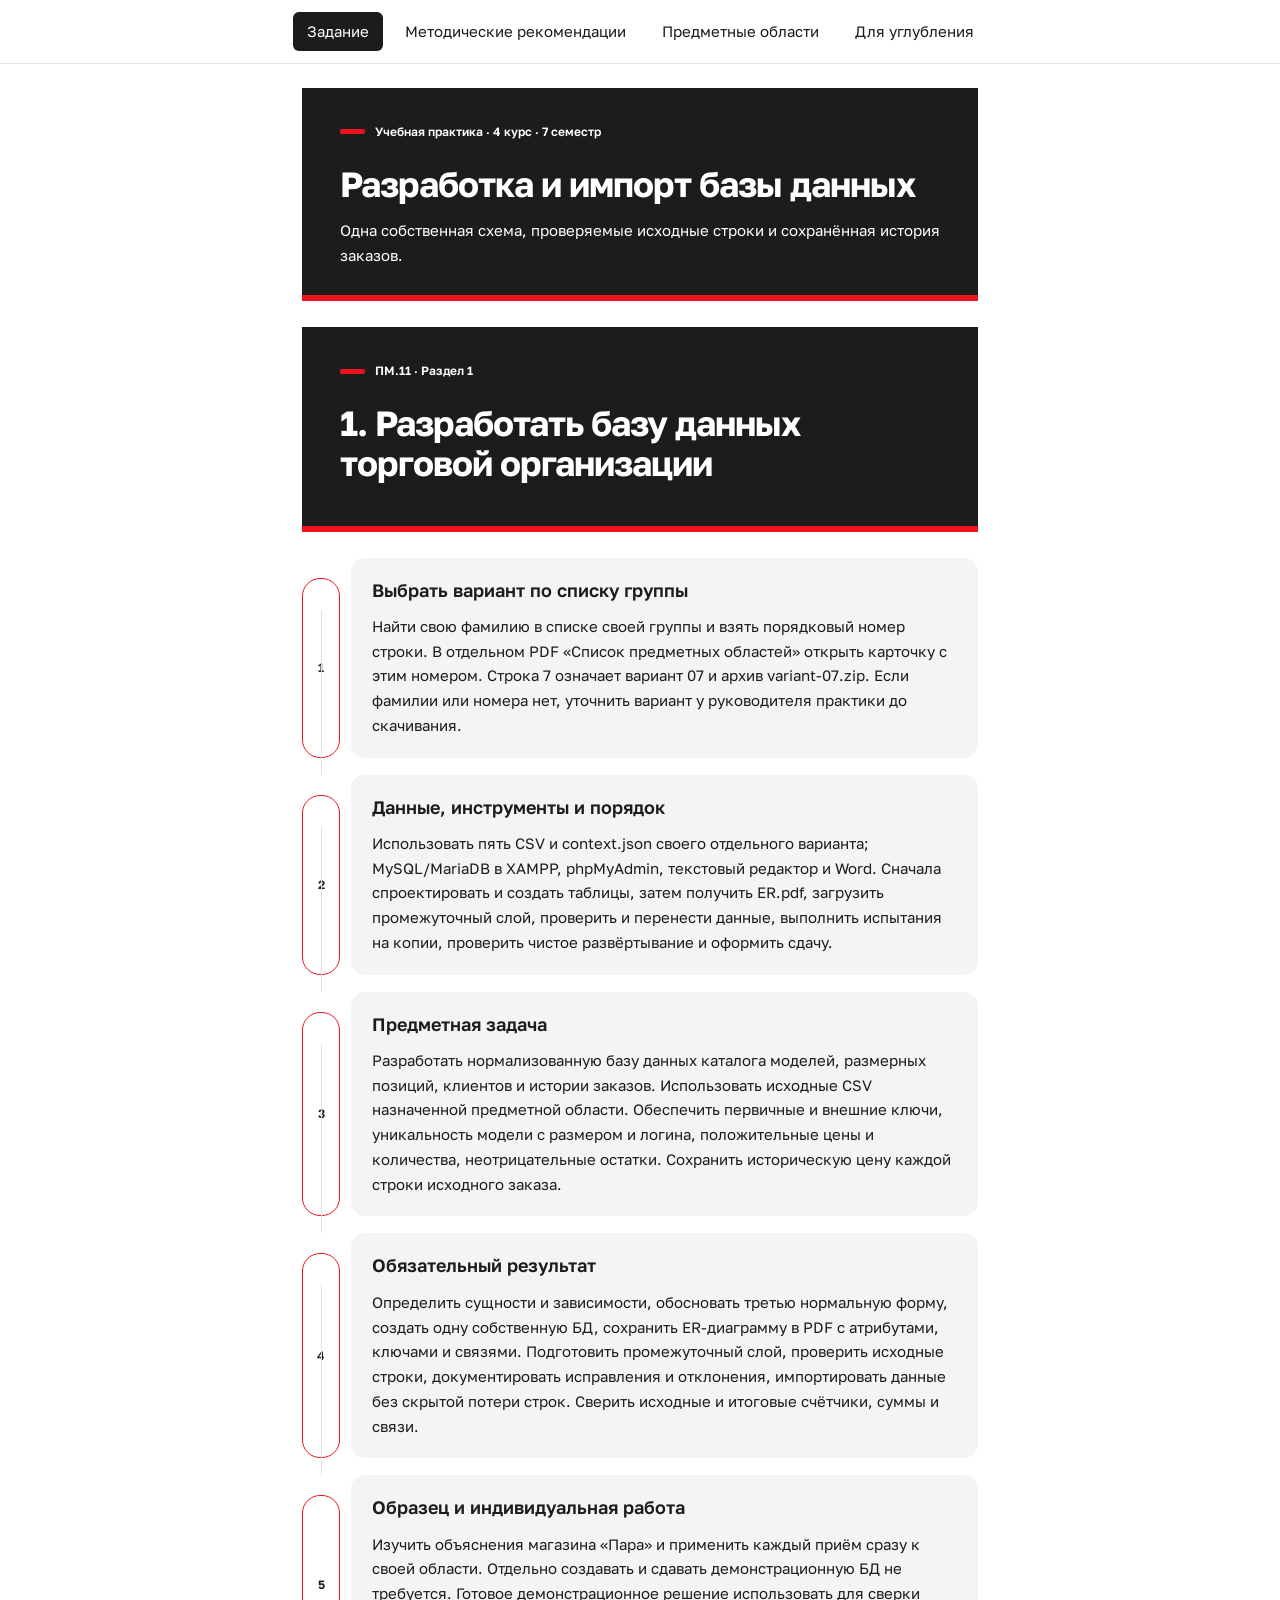
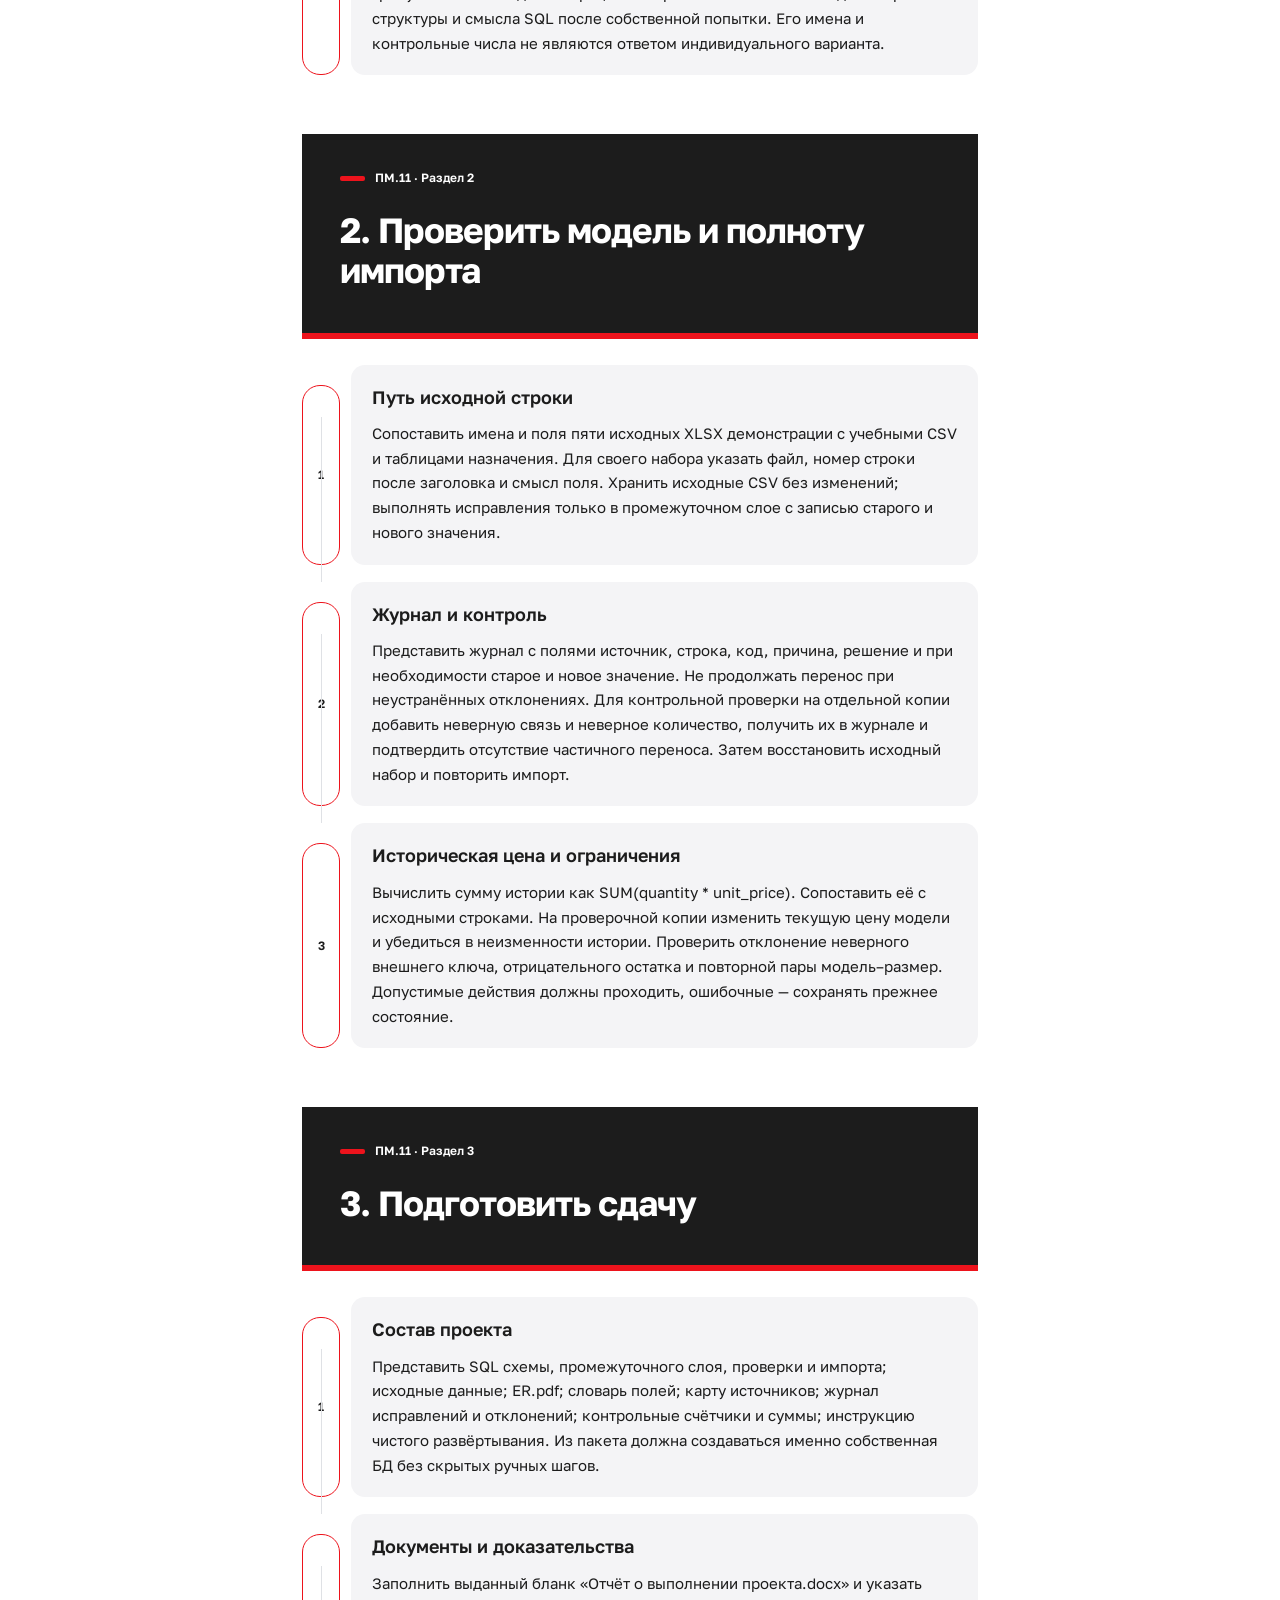
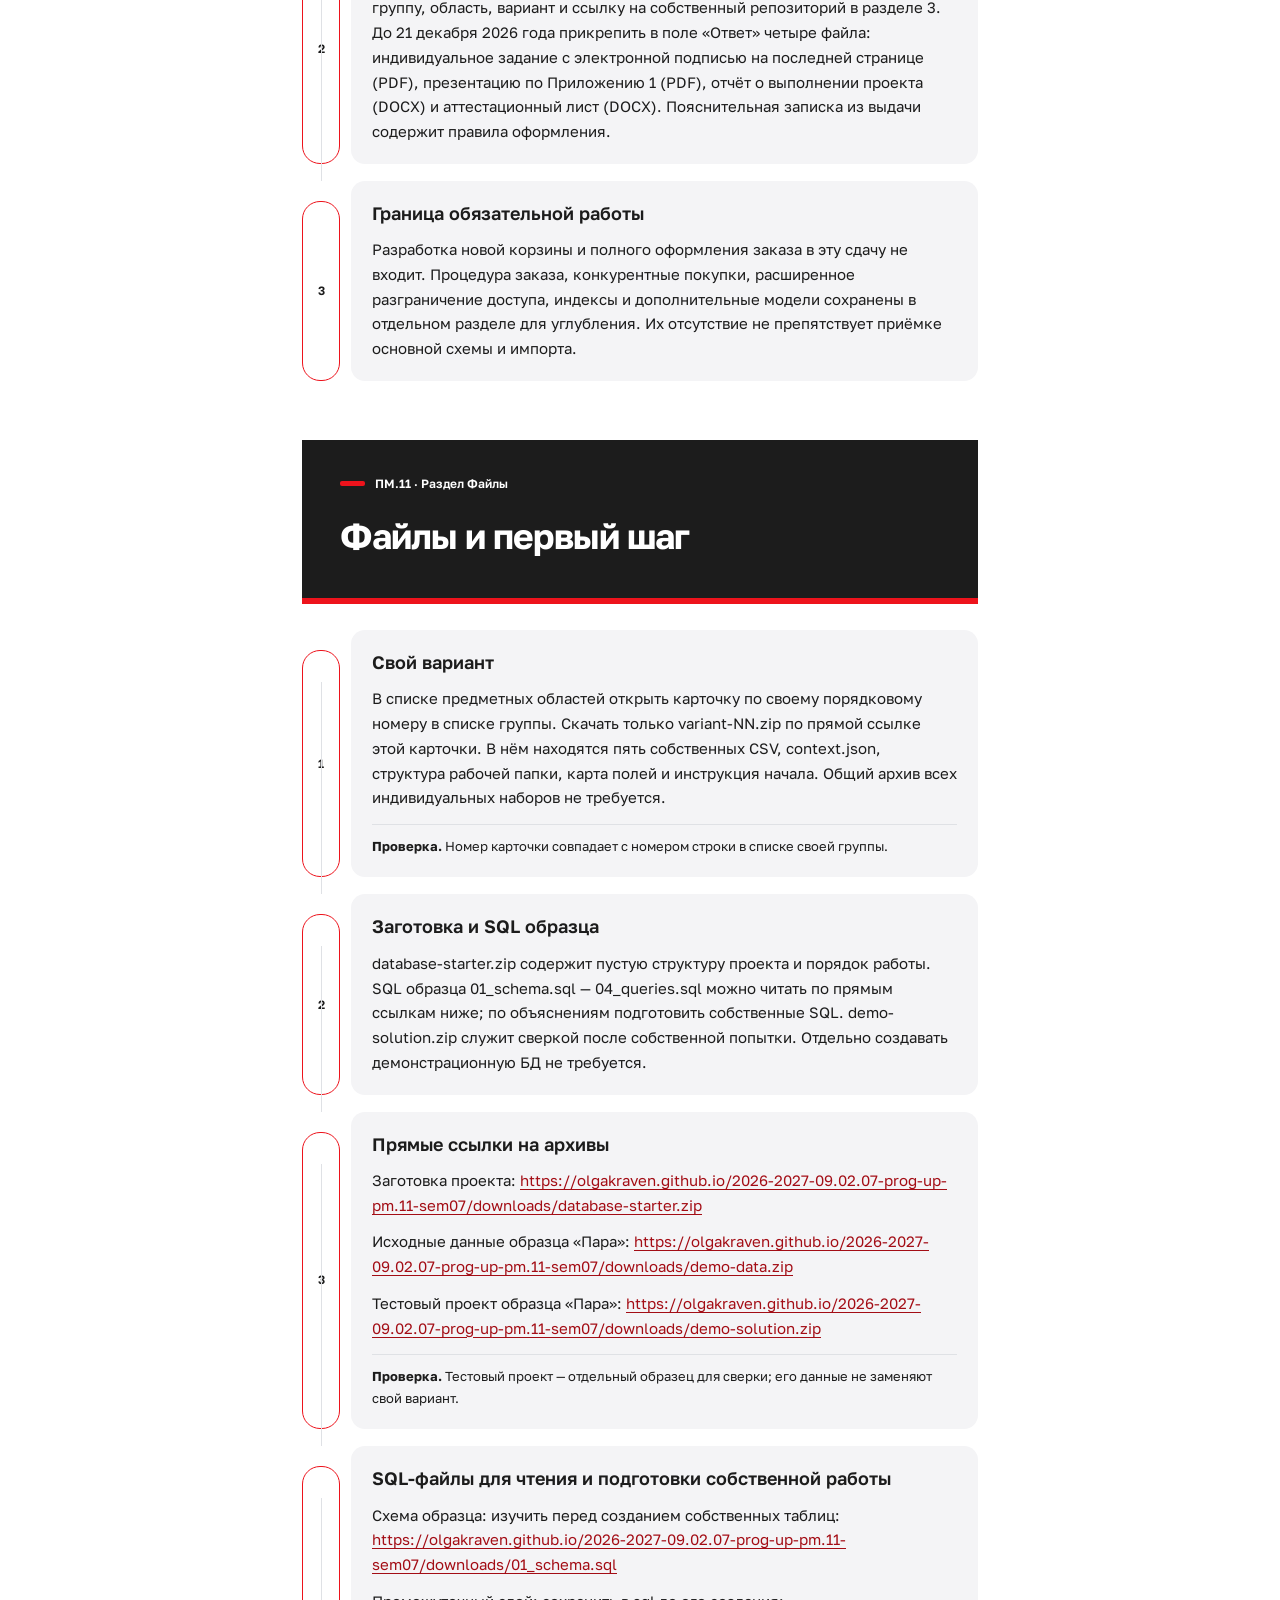
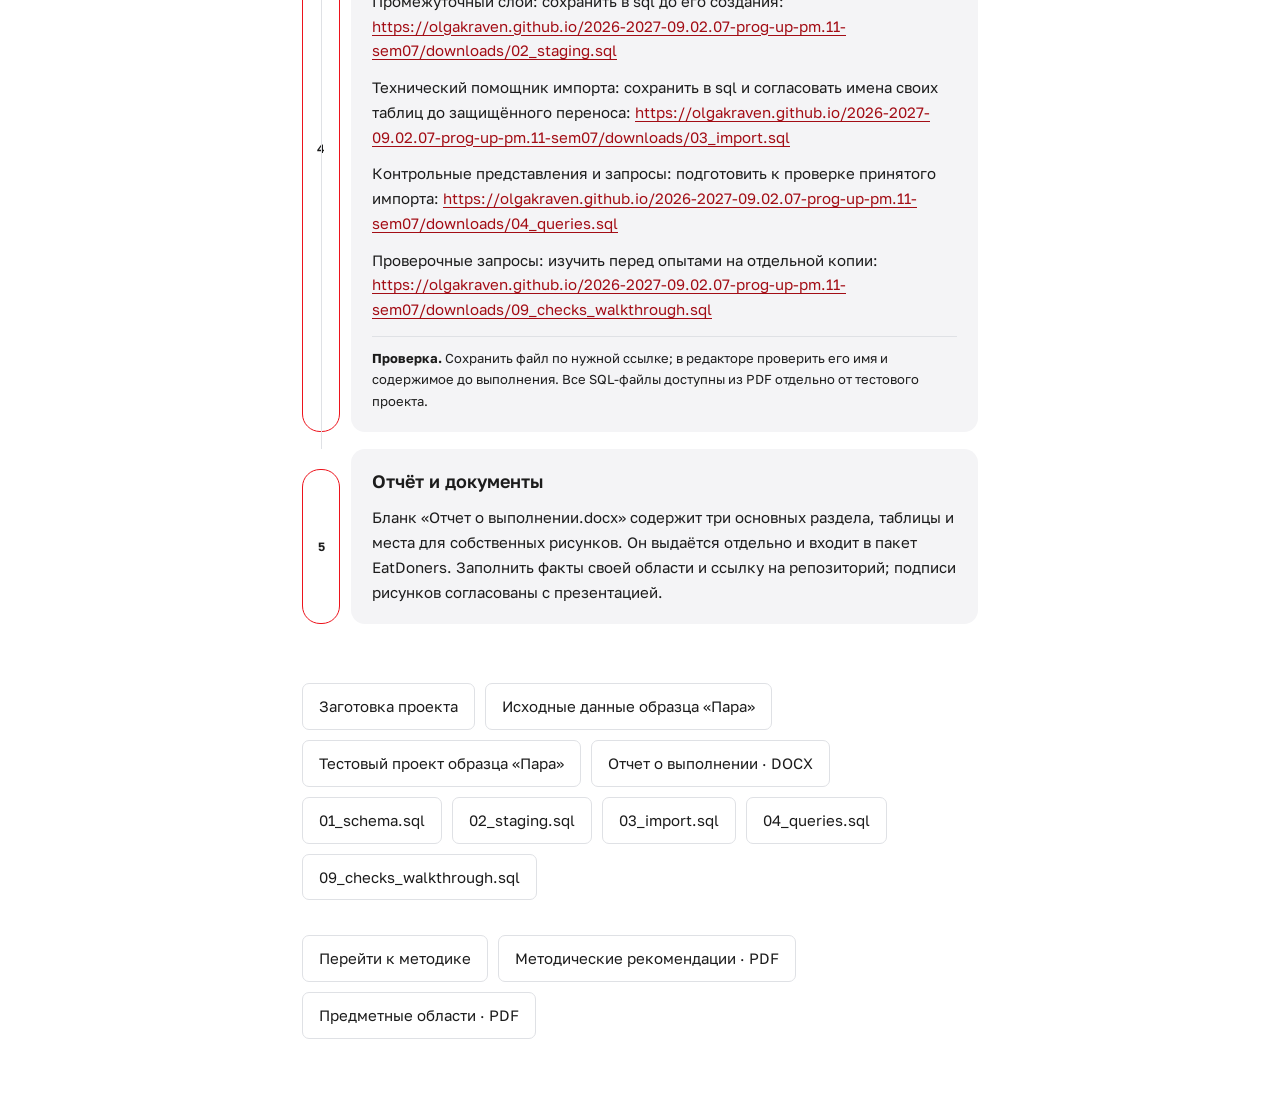
<file: site/index.html>
<!doctype html><html lang="ru"><head><meta charset="utf-8"><meta name="viewport" content="width=device-width,initial-scale=1"><title>Задание — УП ПМ.11</title><link rel="icon" href="assets/favicon.svg"><link rel="stylesheet" href="assets/style.css"></head><body><a class="skip" href="#main">К содержанию</a><nav aria-label="Разделы практики"><a href="index.html" aria-current="page">Задание</a><a href="lessons.html">Методические рекомендации</a><a href="areas.html">Предметные области</a><a href="extensions.html">Для углубления</a></nav><main id="main"><header class="chapter"><p class="kicker">Учебная практика · 4 курс · 7 семестр</p><h1>Разработка и импорт базы данных</h1><p>Одна собственная схема, проверяемые исходные строки и сохранённая история заказов.</p></header><article class="lesson" id="assignment-1"><header class="chapter"><p class="kicker">ПМ.11 · Раздел 1</p><h1>1. Разработать базу данных торговой организации</h1></header><ol class="route"><li class="step"><span class="number">1</span><section class="card"><h3>Выбрать вариант по списку группы</h3><p>Найти свою фамилию в списке своей группы и взять порядковый номер строки. В отдельном PDF «Список предметных областей» открыть карточку с этим номером. Строка 7 означает вариант 07 и архив variant-07.zip. Если фамилии или номера нет, уточнить вариант у руководителя практики до скачивания.</p></section></li><li class="step"><span class="number">2</span><section class="card"><h3>Данные, инструменты и порядок</h3><p>Использовать пять CSV и context.json своего отдельного варианта; MySQL/MariaDB в XAMPP, phpMyAdmin, текстовый редактор и Word. Сначала спроектировать и создать таблицы, затем получить ER.pdf, загрузить промежуточный слой, проверить и перенести данные, выполнить испытания на копии, проверить чистое развёртывание и оформить сдачу.</p></section></li><li class="step"><span class="number">3</span><section class="card"><h3>Предметная задача</h3><p>Разработать нормализованную базу данных каталога моделей, размерных позиций, клиентов и истории заказов. Использовать исходные CSV назначенной предметной области. Обеспечить первичные и внешние ключи, уникальность модели с размером и логина, положительные цены и количества, неотрицательные остатки. Сохранить историческую цену каждой строки исходного заказа.</p></section></li><li class="step"><span class="number">4</span><section class="card"><h3>Обязательный результат</h3><p>Определить сущности и зависимости, обосновать третью нормальную форму, создать одну собственную БД, сохранить ER-диаграмму в PDF с атрибутами, ключами и связями. Подготовить промежуточный слой, проверить исходные строки, документировать исправления и отклонения, импортировать данные без скрытой потери строк. Сверить исходные и итоговые счётчики, суммы и связи.</p></section></li><li class="step"><span class="number">5</span><section class="card"><h3>Образец и индивидуальная работа</h3><p>Изучить объяснения магазина «Пара» и применить каждый приём сразу к своей области. Отдельно создавать и сдавать демонстрационную БД не требуется. Готовое демонстрационное решение использовать для сверки структуры и смысла SQL после собственной попытки. Его имена и контрольные числа не являются ответом индивидуального варианта.</p></section></li></ol></article><article class="lesson" id="assignment-2"><header class="chapter"><p class="kicker">ПМ.11 · Раздел 2</p><h1>2. Проверить модель и полноту импорта</h1></header><ol class="route"><li class="step"><span class="number">1</span><section class="card"><h3>Путь исходной строки</h3><p>Сопоставить имена и поля пяти исходных XLSX демонстрации с учебными CSV и таблицами назначения. Для своего набора указать файл, номер строки после заголовка и смысл поля. Хранить исходные CSV без изменений; выполнять исправления только в промежуточном слое с записью старого и нового значения.</p></section></li><li class="step"><span class="number">2</span><section class="card"><h3>Журнал и контроль</h3><p>Представить журнал с полями источник, строка, код, причина, решение и при необходимости старое и новое значение. Не продолжать перенос при неустранённых отклонениях. Для контрольной проверки на отдельной копии добавить неверную связь и неверное количество, получить их в журнале и подтвердить отсутствие частичного переноса. Затем восстановить исходный набор и повторить импорт.</p></section></li><li class="step"><span class="number">3</span><section class="card"><h3>Историческая цена и ограничения</h3><p>Вычислить сумму истории как SUM(quantity * unit_price). Сопоставить её с исходными строками. На проверочной копии изменить текущую цену модели и убедиться в неизменности истории. Проверить отклонение неверного внешнего ключа, отрицательного остатка и повторной пары модель–размер. Допустимые действия должны проходить, ошибочные — сохранять прежнее состояние.</p></section></li></ol></article><article class="lesson" id="assignment-3"><header class="chapter"><p class="kicker">ПМ.11 · Раздел 3</p><h1>3. Подготовить сдачу</h1></header><ol class="route"><li class="step"><span class="number">1</span><section class="card"><h3>Состав проекта</h3><p>Представить SQL схемы, промежуточного слоя, проверки и импорта; исходные данные; ER.pdf; словарь полей; карту источников; журнал исправлений и отклонений; контрольные счётчики и суммы; инструкцию чистого развёртывания. Из пакета должна создаваться именно собственная БД без скрытых ручных шагов.</p></section></li><li class="step"><span class="number">2</span><section class="card"><h3>Документы и доказательства</h3><p>Заполнить выданный бланк «Отчёт о выполнении проекта.docx» и указать группу, область, вариант и ссылку на собственный репозиторий в разделе 3. До 21 декабря 2026 года прикрепить в поле «Ответ» четыре файла: индивидуальное задание с электронной подписью на последней странице (PDF), презентацию по Приложению 1 (PDF), отчёт о выполнении проекта (DOCX) и аттестационный лист (DOCX). Пояснительная записка из выдачи содержит правила оформления.</p></section></li><li class="step"><span class="number">3</span><section class="card"><h3>Граница обязательной работы</h3><p>Разработка новой корзины и полного оформления заказа в эту сдачу не входит. Процедура заказа, конкурентные покупки, расширенное разграничение доступа, индексы и дополнительные модели сохранены в отдельном разделе для углубления. Их отсутствие не препятствует приёмке основной схемы и импорта.</p></section></li></ol></article><article class="lesson" id="files"><header class="chapter"><p class="kicker">ПМ.11 · Раздел Файлы</p><h1>Файлы и первый шаг</h1></header><ol class="route"><li class="step"><span class="number">1</span><section class="card"><h3>Свой вариант</h3><p>В списке предметных областей открыть карточку по своему порядковому номеру в списке группы. Скачать только variant-NN.zip по прямой ссылке этой карточки. В нём находятся пять собственных CSV, context.json, структура рабочей папки, карта полей и инструкция начала. Общий архив всех индивидуальных наборов не требуется.</p><p class="result"><strong>Проверка.</strong> Номер карточки совпадает с номером строки в списке своей группы.</p></section></li><li class="step"><span class="number">2</span><section class="card"><h3>Заготовка и SQL образца</h3><p>database-starter.zip содержит пустую структуру проекта и порядок работы. SQL образца 01_schema.sql — 04_queries.sql можно читать по прямым ссылкам ниже; по объяснениям подготовить собственные SQL. demo-solution.zip служит сверкой после собственной попытки. Отдельно создавать демонстрационную БД не требуется.</p></section></li><li class="step"><span class="number">3</span><section class="card"><h3>Прямые ссылки на архивы</h3><p>Заготовка проекта: <a href="https://olgakraven.github.io/2026-2027-09.02.07-prog-up-pm.11-sem07/downloads/database-starter.zip">https://olgakraven.github.io/2026-2027-09.02.07-prog-up-pm.11-sem07/downloads/database-starter.zip</a></p><p>Исходные данные образца «Пара»: <a href="https://olgakraven.github.io/2026-2027-09.02.07-prog-up-pm.11-sem07/downloads/demo-data.zip">https://olgakraven.github.io/2026-2027-09.02.07-prog-up-pm.11-sem07/downloads/demo-data.zip</a></p><p>Тестовый проект образца «Пара»: <a href="https://olgakraven.github.io/2026-2027-09.02.07-prog-up-pm.11-sem07/downloads/demo-solution.zip">https://olgakraven.github.io/2026-2027-09.02.07-prog-up-pm.11-sem07/downloads/demo-solution.zip</a></p><p class="result"><strong>Проверка.</strong> Тестовый проект — отдельный образец для сверки; его данные не заменяют свой вариант.</p></section></li><li class="step"><span class="number">4</span><section class="card"><h3>SQL-файлы для чтения и подготовки собственной работы</h3><p>Схема образца: изучить перед созданием собственных таблиц: <a href="https://olgakraven.github.io/2026-2027-09.02.07-prog-up-pm.11-sem07/downloads/01_schema.sql">https://olgakraven.github.io/2026-2027-09.02.07-prog-up-pm.11-sem07/downloads/01_schema.sql</a></p><p>Промежуточный слой: сохранить в sql до его создания: <a href="https://olgakraven.github.io/2026-2027-09.02.07-prog-up-pm.11-sem07/downloads/02_staging.sql">https://olgakraven.github.io/2026-2027-09.02.07-prog-up-pm.11-sem07/downloads/02_staging.sql</a></p><p>Технический помощник импорта: сохранить в sql и согласовать имена своих таблиц до защищённого переноса: <a href="https://olgakraven.github.io/2026-2027-09.02.07-prog-up-pm.11-sem07/downloads/03_import.sql">https://olgakraven.github.io/2026-2027-09.02.07-prog-up-pm.11-sem07/downloads/03_import.sql</a></p><p>Контрольные представления и запросы: подготовить к проверке принятого импорта: <a href="https://olgakraven.github.io/2026-2027-09.02.07-prog-up-pm.11-sem07/downloads/04_queries.sql">https://olgakraven.github.io/2026-2027-09.02.07-prog-up-pm.11-sem07/downloads/04_queries.sql</a></p><p>Проверочные запросы: изучить перед опытами на отдельной копии: <a href="https://olgakraven.github.io/2026-2027-09.02.07-prog-up-pm.11-sem07/downloads/09_checks_walkthrough.sql">https://olgakraven.github.io/2026-2027-09.02.07-prog-up-pm.11-sem07/downloads/09_checks_walkthrough.sql</a></p><p class="result"><strong>Проверка.</strong> Сохранить файл по нужной ссылке; в редакторе проверить его имя и содержимое до выполнения. Все SQL-файлы доступны из PDF отдельно от тестового проекта.</p></section></li><li class="step"><span class="number">5</span><section class="card"><h3>Отчёт и документы</h3><p>Бланк «Отчет о выполнении.docx» содержит три основных раздела, таблицы и места для собственных рисунков. Он выдаётся отдельно и входит в пакет EatDoners. Заполнить факты своей области и ссылку на репозиторий; подписи рисунков согласованы с презентацией.</p></section></li></ol></article><div class="actions"><a class="button" href="downloads/database-starter.zip">Заготовка проекта</a><a class="button" href="downloads/demo-data.zip">Исходные данные образца «Пара»</a><a class="button" href="downloads/demo-solution.zip">Тестовый проект образца «Пара»</a><a class="button" href="downloads/Отчет о выполнении.docx">Отчет о выполнении · DOCX</a><a class="button" href="downloads/01_schema.sql">01_schema.sql</a><a class="button" href="downloads/02_staging.sql">02_staging.sql</a><a class="button" href="downloads/03_import.sql">03_import.sql</a><a class="button" href="downloads/04_queries.sql">04_queries.sql</a><a class="button" href="downloads/09_checks_walkthrough.sql">09_checks_walkthrough.sql</a></div><div class="actions"><a class="button" href="lessons.html">Перейти к методике</a><a class="button" href="downloads/assignment.pdf">Методические рекомендации · PDF</a><a class="button" href="downloads/guide.pdf">Предметные области · PDF</a></div></main></body></html>
</file>
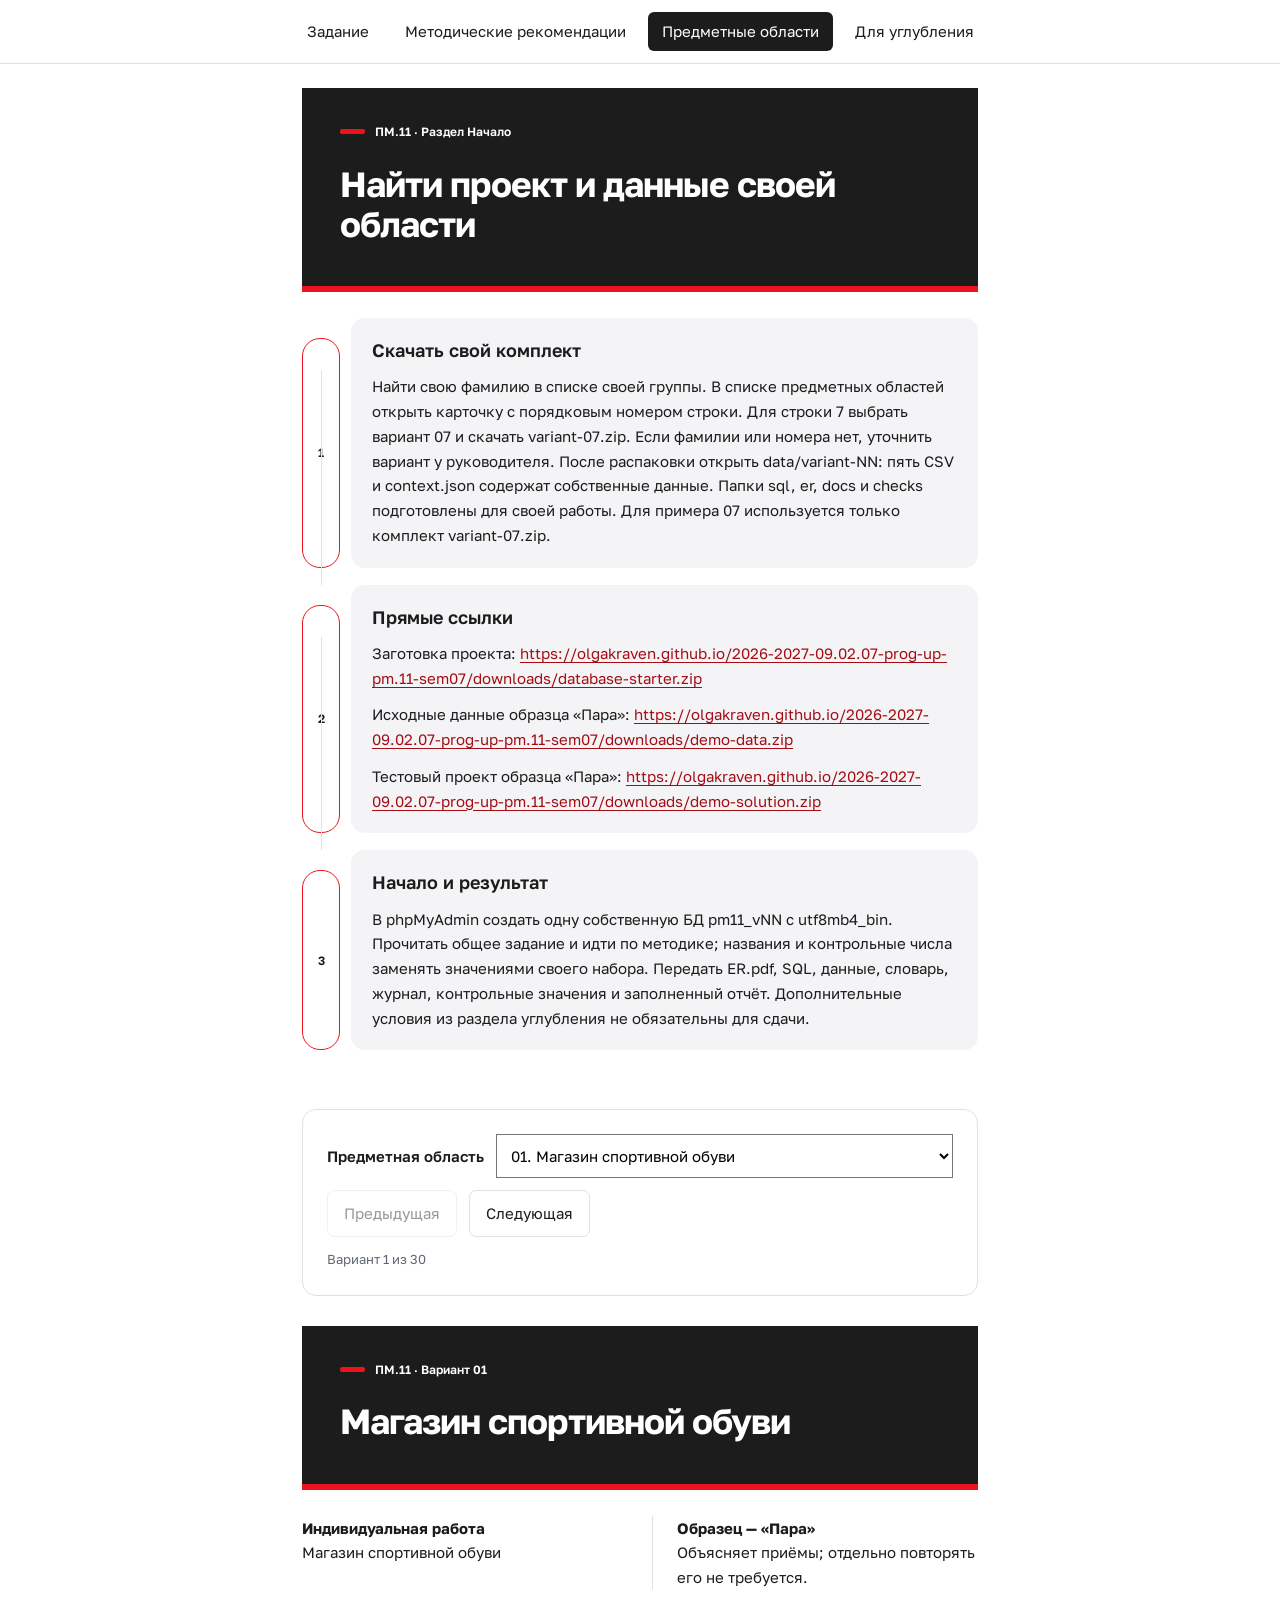
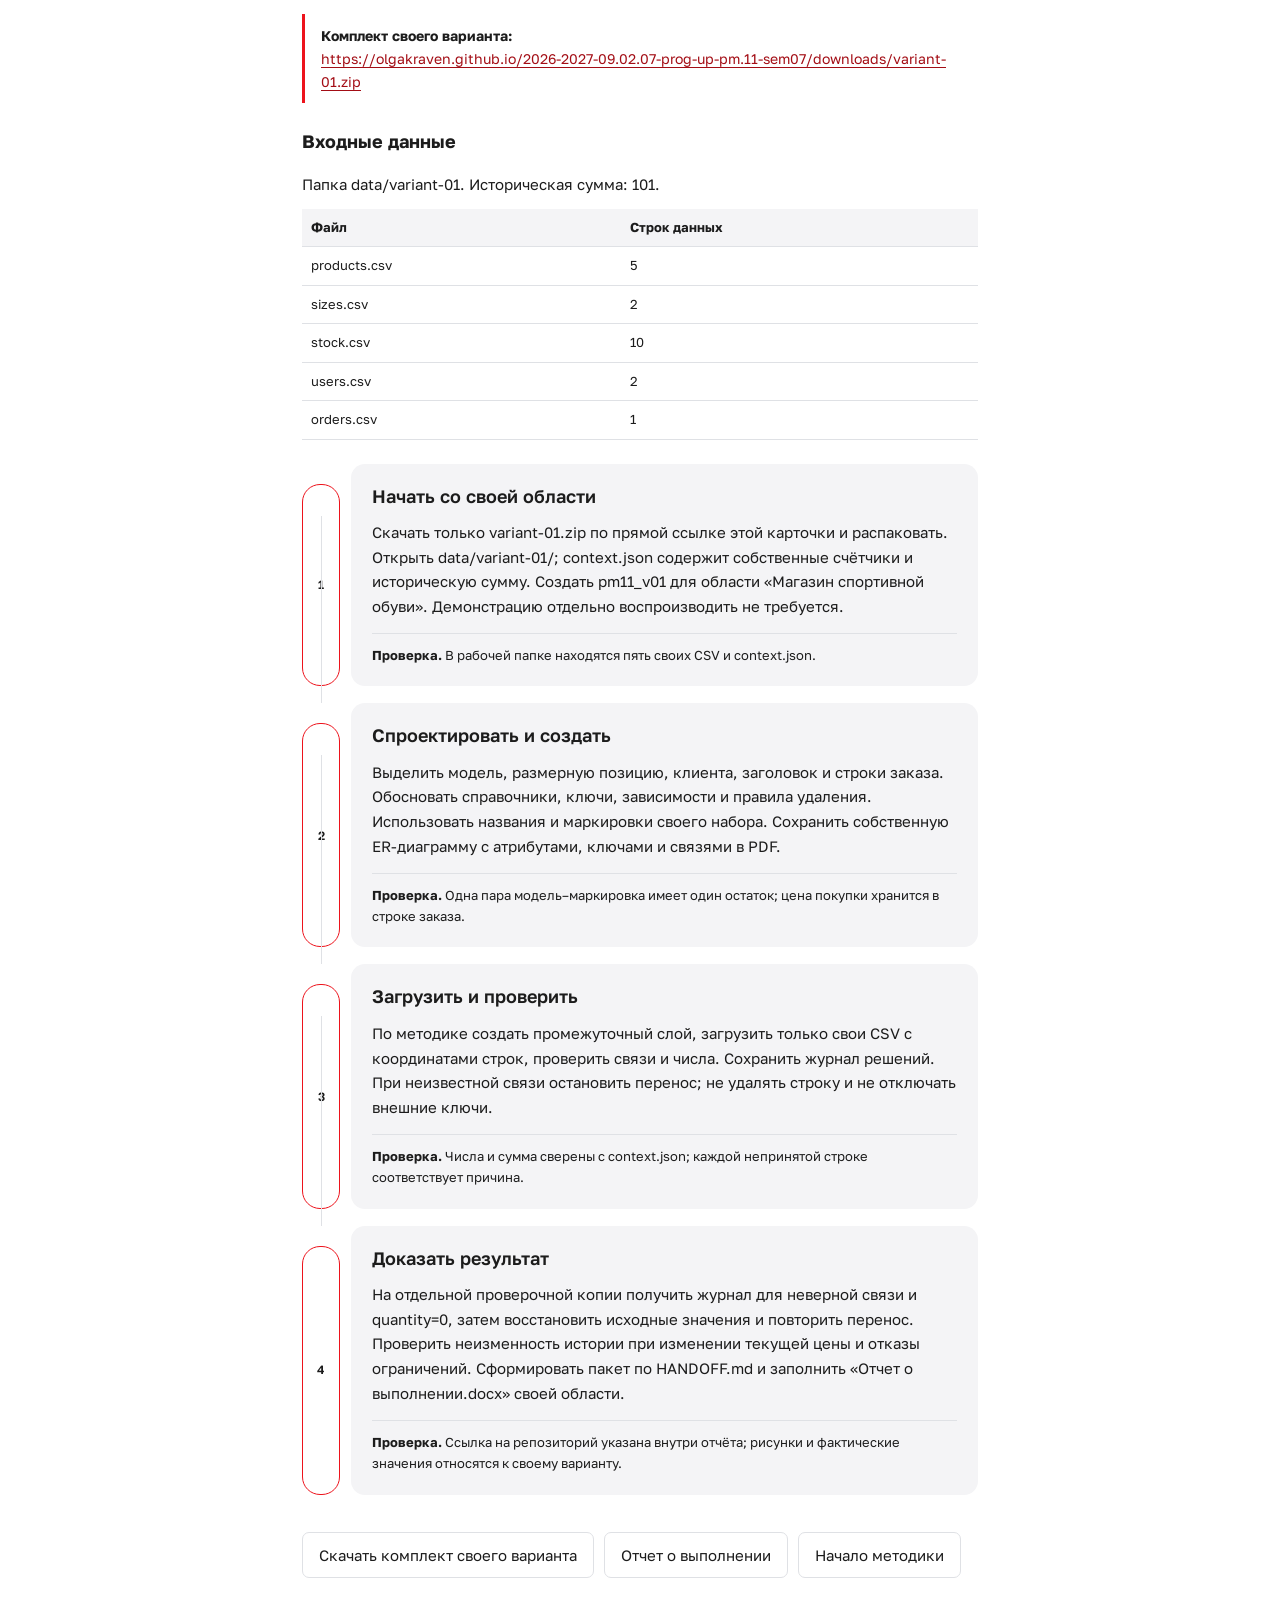
<file: site/areas.html>
<!doctype html><html lang="ru"><head><meta charset="utf-8"><meta name="viewport" content="width=device-width,initial-scale=1"><title>Предметные области — УП ПМ.11</title><link rel="icon" href="assets/favicon.svg"><link rel="stylesheet" href="assets/style.css"></head><body><a class="skip" href="#main">К содержанию</a><nav aria-label="Разделы практики"><a href="index.html">Задание</a><a href="lessons.html">Методические рекомендации</a><a href="areas.html" aria-current="page">Предметные области</a><a href="extensions.html">Для углубления</a></nav><main id="main"><article class="lesson" id=""><header class="chapter"><p class="kicker">ПМ.11 · Раздел Начало</p><h1>Найти проект и данные своей области</h1></header><ol class="route"><li class="step"><span class="number">1</span><section class="card"><h3>Скачать свой комплект</h3><p>Найти свою фамилию в списке своей группы. В списке предметных областей открыть карточку с порядковым номером строки. Для строки 7 выбрать вариант 07 и скачать variant-07.zip. Если фамилии или номера нет, уточнить вариант у руководителя. После распаковки открыть data/variant-NN: пять CSV и context.json содержат собственные данные. Папки sql, er, docs и checks подготовлены для своей работы. Для примера 07 используется только комплект variant-07.zip.</p></section></li><li class="step"><span class="number">2</span><section class="card"><h3>Прямые ссылки</h3><p>Заготовка проекта: <a href="https://olgakraven.github.io/2026-2027-09.02.07-prog-up-pm.11-sem07/downloads/database-starter.zip">https://olgakraven.github.io/2026-2027-09.02.07-prog-up-pm.11-sem07/downloads/database-starter.zip</a></p><p>Исходные данные образца «Пара»: <a href="https://olgakraven.github.io/2026-2027-09.02.07-prog-up-pm.11-sem07/downloads/demo-data.zip">https://olgakraven.github.io/2026-2027-09.02.07-prog-up-pm.11-sem07/downloads/demo-data.zip</a></p><p>Тестовый проект образца «Пара»: <a href="https://olgakraven.github.io/2026-2027-09.02.07-prog-up-pm.11-sem07/downloads/demo-solution.zip">https://olgakraven.github.io/2026-2027-09.02.07-prog-up-pm.11-sem07/downloads/demo-solution.zip</a></p></section></li><li class="step"><span class="number">3</span><section class="card"><h3>Начало и результат</h3><p>В phpMyAdmin создать одну собственную БД pm11_vNN с utf8mb4_bin. Прочитать общее задание и идти по методике; названия и контрольные числа заменять значениями своего набора. Передать ER.pdf, SQL, данные, словарь, журнал, контрольные значения и заполненный отчёт. Дополнительные условия из раздела углубления не обязательны для сдачи.</p></section></li></ol></article><div class="chooser"><label for="variant">Предметная область</label><select id="variant"><option value="1">01. Магазин спортивной обуви</option><option value="2">02. Магазин рабочей одежды</option><option value="3">03. Магазин детской одежды</option><option value="4">04. Магазин туристического снаряжения</option><option value="5">05. Магазин велосипедных аксессуаров</option><option value="6">06. Магазин школьной формы</option><option value="7">07. Магазин медицинской одежды</option><option value="8">08. Магазин зимней одежды</option><option value="9">09. Магазин головных уборов</option><option value="10">10. Магазин кожаных перчаток</option><option value="11">11. Магазин спортивной формы</option><option value="12">12. Магазин дождевой одежды</option><option value="13">13. Магазин танцевальной обуви</option><option value="14">14. Магазин коньков</option><option value="15">15. Магазин лыжной экипировки</option><option value="16">16. Магазин плавательных принадлежностей</option><option value="17">17. Магазин одежды для собак</option><option value="18">18. Магазин защитной экипировки</option><option value="19">19. Магазин ремней</option><option value="20">20. Магазин носков</option><option value="21">21. Магазин постельного белья</option><option value="22">22. Магазин столового текстиля</option><option value="23">23. Магазин штор</option><option value="24">24. Магазин ковриков</option><option value="25">25. Магазин чехлов для техники</option><option value="26">26. Магазин дорожных сумок</option><option value="27">27. Магазин садовых перчаток</option><option value="28">28. Магазин одежды для поваров</option><option value="29">29. Магазин сценических костюмов</option><option value="30">30. Магазин спортивных наколенников</option></select><button id="prev">Предыдущая</button><button id="next">Следующая</button><p id="position" aria-live="polite"></p></div><article class="area" id="variant-1" data-variant="1"><header class="chapter"><p class="kicker">ПМ.11 · Вариант 01</p><h1>Магазин спортивной обуви</h1></header><div class="identity"><p><strong>Индивидуальная работа</strong>Магазин спортивной обуви</p><p><strong>Образец — «Пара»</strong>Объясняет приёмы; отдельно повторять его не требуется.</p></div><p class="variant-download"><strong>Комплект своего варианта:</strong><br><a href="https://olgakraven.github.io/2026-2027-09.02.07-prog-up-pm.11-sem07/downloads/variant-01.zip">https://olgakraven.github.io/2026-2027-09.02.07-prog-up-pm.11-sem07/downloads/variant-01.zip</a></p><section class="data"><h2>Входные данные</h2><p>Папка data/variant-01. Историческая сумма: 101.</p><table><thead><tr><th>Файл</th><th>Строк данных</th></tr></thead><tbody><tr><td>products.csv</td><td>5</td></tr><tr><td>sizes.csv</td><td>2</td></tr><tr><td>stock.csv</td><td>10</td></tr><tr><td>users.csv</td><td>2</td></tr><tr><td>orders.csv</td><td>1</td></tr></tbody></table></section><ol class="route"><li class="step"><span class="number">1</span><section class="card"><h3>Начать со своей области</h3><p>Скачать только variant-01.zip по прямой ссылке этой карточки и распаковать. Открыть data/variant-01/; context.json содержит собственные счётчики и историческую сумму. Создать pm11_v01 для области «Магазин спортивной обуви». Демонстрацию отдельно воспроизводить не требуется.</p><p class="result"><strong>Проверка.</strong> В рабочей папке находятся пять своих CSV и context.json.</p></section></li><li class="step"><span class="number">2</span><section class="card"><h3>Спроектировать и создать</h3><p>Выделить модель, размерную позицию, клиента, заголовок и строки заказа. Обосновать справочники, ключи, зависимости и правила удаления. Использовать названия и маркировки своего набора. Сохранить собственную ER-диаграмму с атрибутами, ключами и связями в PDF.</p><p class="result"><strong>Проверка.</strong> Одна пара модель–маркировка имеет один остаток; цена покупки хранится в строке заказа.</p></section></li><li class="step"><span class="number">3</span><section class="card"><h3>Загрузить и проверить</h3><p>По методике создать промежуточный слой, загрузить только свои CSV с координатами строк, проверить связи и числа. Сохранить журнал решений. При неизвестной связи остановить перенос; не удалять строку и не отключать внешние ключи.</p><p class="result"><strong>Проверка.</strong> Числа и сумма сверены с context.json; каждой непринятой строке соответствует причина.</p></section></li><li class="step"><span class="number">4</span><section class="card"><h3>Доказать результат</h3><p>На отдельной проверочной копии получить журнал для неверной связи и quantity=0, затем восстановить исходные значения и повторить перенос. Проверить неизменность истории при изменении текущей цены и отказы ограничений. Сформировать пакет по HANDOFF.md и заполнить «Отчет о выполнении.docx» своей области.</p><p class="result"><strong>Проверка.</strong> Ссылка на репозиторий указана внутри отчёта; рисунки и фактические значения относятся к своему варианту.</p></section></li></ol><div class="actions"><a class="button" href="downloads/variant-01.zip">Скачать комплект своего варианта</a><a class="button" href="downloads/Отчет о выполнении.docx">Отчет о выполнении</a><a class="button" href="lessons.html#step-1">Начало методики</a></div></article><article class="area" id="variant-2" data-variant="2"><header class="chapter"><p class="kicker">ПМ.11 · Вариант 02</p><h1>Магазин рабочей одежды</h1></header><div class="identity"><p><strong>Индивидуальная работа</strong>Магазин рабочей одежды</p><p><strong>Образец — «Пара»</strong>Объясняет приёмы; отдельно повторять его не требуется.</p></div><p class="variant-download"><strong>Комплект своего варианта:</strong><br><a href="https://olgakraven.github.io/2026-2027-09.02.07-prog-up-pm.11-sem07/downloads/variant-02.zip">https://olgakraven.github.io/2026-2027-09.02.07-prog-up-pm.11-sem07/downloads/variant-02.zip</a></p><section class="data"><h2>Входные данные</h2><p>Папка data/variant-02. Историческая сумма: 102.</p><table><thead><tr><th>Файл</th><th>Строк данных</th></tr></thead><tbody><tr><td>products.csv</td><td>5</td></tr><tr><td>sizes.csv</td><td>2</td></tr><tr><td>stock.csv</td><td>10</td></tr><tr><td>users.csv</td><td>2</td></tr><tr><td>orders.csv</td><td>1</td></tr></tbody></table></section><ol class="route"><li class="step"><span class="number">1</span><section class="card"><h3>Начать со своей области</h3><p>Скачать только variant-02.zip по прямой ссылке этой карточки и распаковать. Открыть data/variant-02/; context.json содержит собственные счётчики и историческую сумму. Создать pm11_v02 для области «Магазин рабочей одежды». Демонстрацию отдельно воспроизводить не требуется.</p><p class="result"><strong>Проверка.</strong> В рабочей папке находятся пять своих CSV и context.json.</p></section></li><li class="step"><span class="number">2</span><section class="card"><h3>Спроектировать и создать</h3><p>Выделить модель, размерную позицию, клиента, заголовок и строки заказа. Обосновать справочники, ключи, зависимости и правила удаления. Использовать названия и маркировки своего набора. Сохранить собственную ER-диаграмму с атрибутами, ключами и связями в PDF.</p><p class="result"><strong>Проверка.</strong> Одна пара модель–маркировка имеет один остаток; цена покупки хранится в строке заказа.</p></section></li><li class="step"><span class="number">3</span><section class="card"><h3>Загрузить и проверить</h3><p>По методике создать промежуточный слой, загрузить только свои CSV с координатами строк, проверить связи и числа. Сохранить журнал решений. При неизвестной связи остановить перенос; не удалять строку и не отключать внешние ключи.</p><p class="result"><strong>Проверка.</strong> Числа и сумма сверены с context.json; каждой непринятой строке соответствует причина.</p></section></li><li class="step"><span class="number">4</span><section class="card"><h3>Доказать результат</h3><p>На отдельной проверочной копии получить журнал для неверной связи и quantity=0, затем восстановить исходные значения и повторить перенос. Проверить неизменность истории при изменении текущей цены и отказы ограничений. Сформировать пакет по HANDOFF.md и заполнить «Отчет о выполнении.docx» своей области.</p><p class="result"><strong>Проверка.</strong> Ссылка на репозиторий указана внутри отчёта; рисунки и фактические значения относятся к своему варианту.</p></section></li></ol><div class="actions"><a class="button" href="downloads/variant-02.zip">Скачать комплект своего варианта</a><a class="button" href="downloads/Отчет о выполнении.docx">Отчет о выполнении</a><a class="button" href="lessons.html#step-1">Начало методики</a></div></article><article class="area" id="variant-3" data-variant="3"><header class="chapter"><p class="kicker">ПМ.11 · Вариант 03</p><h1>Магазин детской одежды</h1></header><div class="identity"><p><strong>Индивидуальная работа</strong>Магазин детской одежды</p><p><strong>Образец — «Пара»</strong>Объясняет приёмы; отдельно повторять его не требуется.</p></div><p class="variant-download"><strong>Комплект своего варианта:</strong><br><a href="https://olgakraven.github.io/2026-2027-09.02.07-prog-up-pm.11-sem07/downloads/variant-03.zip">https://olgakraven.github.io/2026-2027-09.02.07-prog-up-pm.11-sem07/downloads/variant-03.zip</a></p><section class="data"><h2>Входные данные</h2><p>Папка data/variant-03. Историческая сумма: 103.</p><table><thead><tr><th>Файл</th><th>Строк данных</th></tr></thead><tbody><tr><td>products.csv</td><td>5</td></tr><tr><td>sizes.csv</td><td>2</td></tr><tr><td>stock.csv</td><td>10</td></tr><tr><td>users.csv</td><td>2</td></tr><tr><td>orders.csv</td><td>1</td></tr></tbody></table></section><ol class="route"><li class="step"><span class="number">1</span><section class="card"><h3>Начать со своей области</h3><p>Скачать только variant-03.zip по прямой ссылке этой карточки и распаковать. Открыть data/variant-03/; context.json содержит собственные счётчики и историческую сумму. Создать pm11_v03 для области «Магазин детской одежды». Демонстрацию отдельно воспроизводить не требуется.</p><p class="result"><strong>Проверка.</strong> В рабочей папке находятся пять своих CSV и context.json.</p></section></li><li class="step"><span class="number">2</span><section class="card"><h3>Спроектировать и создать</h3><p>Выделить модель, размерную позицию, клиента, заголовок и строки заказа. Обосновать справочники, ключи, зависимости и правила удаления. Использовать названия и маркировки своего набора. Сохранить собственную ER-диаграмму с атрибутами, ключами и связями в PDF.</p><p class="result"><strong>Проверка.</strong> Одна пара модель–маркировка имеет один остаток; цена покупки хранится в строке заказа.</p></section></li><li class="step"><span class="number">3</span><section class="card"><h3>Загрузить и проверить</h3><p>По методике создать промежуточный слой, загрузить только свои CSV с координатами строк, проверить связи и числа. Сохранить журнал решений. При неизвестной связи остановить перенос; не удалять строку и не отключать внешние ключи.</p><p class="result"><strong>Проверка.</strong> Числа и сумма сверены с context.json; каждой непринятой строке соответствует причина.</p></section></li><li class="step"><span class="number">4</span><section class="card"><h3>Доказать результат</h3><p>На отдельной проверочной копии получить журнал для неверной связи и quantity=0, затем восстановить исходные значения и повторить перенос. Проверить неизменность истории при изменении текущей цены и отказы ограничений. Сформировать пакет по HANDOFF.md и заполнить «Отчет о выполнении.docx» своей области.</p><p class="result"><strong>Проверка.</strong> Ссылка на репозиторий указана внутри отчёта; рисунки и фактические значения относятся к своему варианту.</p></section></li></ol><div class="actions"><a class="button" href="downloads/variant-03.zip">Скачать комплект своего варианта</a><a class="button" href="downloads/Отчет о выполнении.docx">Отчет о выполнении</a><a class="button" href="lessons.html#step-1">Начало методики</a></div></article><article class="area" id="variant-4" data-variant="4"><header class="chapter"><p class="kicker">ПМ.11 · Вариант 04</p><h1>Магазин туристического снаряжения</h1></header><div class="identity"><p><strong>Индивидуальная работа</strong>Магазин туристического снаряжения</p><p><strong>Образец — «Пара»</strong>Объясняет приёмы; отдельно повторять его не требуется.</p></div><p class="variant-download"><strong>Комплект своего варианта:</strong><br><a href="https://olgakraven.github.io/2026-2027-09.02.07-prog-up-pm.11-sem07/downloads/variant-04.zip">https://olgakraven.github.io/2026-2027-09.02.07-prog-up-pm.11-sem07/downloads/variant-04.zip</a></p><section class="data"><h2>Входные данные</h2><p>Папка data/variant-04. Историческая сумма: 104.</p><table><thead><tr><th>Файл</th><th>Строк данных</th></tr></thead><tbody><tr><td>products.csv</td><td>5</td></tr><tr><td>sizes.csv</td><td>2</td></tr><tr><td>stock.csv</td><td>10</td></tr><tr><td>users.csv</td><td>2</td></tr><tr><td>orders.csv</td><td>1</td></tr></tbody></table></section><ol class="route"><li class="step"><span class="number">1</span><section class="card"><h3>Начать со своей области</h3><p>Скачать только variant-04.zip по прямой ссылке этой карточки и распаковать. Открыть data/variant-04/; context.json содержит собственные счётчики и историческую сумму. Создать pm11_v04 для области «Магазин туристического снаряжения». Демонстрацию отдельно воспроизводить не требуется.</p><p class="result"><strong>Проверка.</strong> В рабочей папке находятся пять своих CSV и context.json.</p></section></li><li class="step"><span class="number">2</span><section class="card"><h3>Спроектировать и создать</h3><p>Выделить модель, размерную позицию, клиента, заголовок и строки заказа. Обосновать справочники, ключи, зависимости и правила удаления. Использовать названия и маркировки своего набора. Сохранить собственную ER-диаграмму с атрибутами, ключами и связями в PDF.</p><p class="result"><strong>Проверка.</strong> Одна пара модель–маркировка имеет один остаток; цена покупки хранится в строке заказа.</p></section></li><li class="step"><span class="number">3</span><section class="card"><h3>Загрузить и проверить</h3><p>По методике создать промежуточный слой, загрузить только свои CSV с координатами строк, проверить связи и числа. Сохранить журнал решений. При неизвестной связи остановить перенос; не удалять строку и не отключать внешние ключи.</p><p class="result"><strong>Проверка.</strong> Числа и сумма сверены с context.json; каждой непринятой строке соответствует причина.</p></section></li><li class="step"><span class="number">4</span><section class="card"><h3>Доказать результат</h3><p>На отдельной проверочной копии получить журнал для неверной связи и quantity=0, затем восстановить исходные значения и повторить перенос. Проверить неизменность истории при изменении текущей цены и отказы ограничений. Сформировать пакет по HANDOFF.md и заполнить «Отчет о выполнении.docx» своей области.</p><p class="result"><strong>Проверка.</strong> Ссылка на репозиторий указана внутри отчёта; рисунки и фактические значения относятся к своему варианту.</p></section></li></ol><div class="actions"><a class="button" href="downloads/variant-04.zip">Скачать комплект своего варианта</a><a class="button" href="downloads/Отчет о выполнении.docx">Отчет о выполнении</a><a class="button" href="lessons.html#step-1">Начало методики</a></div></article><article class="area" id="variant-5" data-variant="5"><header class="chapter"><p class="kicker">ПМ.11 · Вариант 05</p><h1>Магазин велосипедных аксессуаров</h1></header><div class="identity"><p><strong>Индивидуальная работа</strong>Магазин велосипедных аксессуаров</p><p><strong>Образец — «Пара»</strong>Объясняет приёмы; отдельно повторять его не требуется.</p></div><p class="variant-download"><strong>Комплект своего варианта:</strong><br><a href="https://olgakraven.github.io/2026-2027-09.02.07-prog-up-pm.11-sem07/downloads/variant-05.zip">https://olgakraven.github.io/2026-2027-09.02.07-prog-up-pm.11-sem07/downloads/variant-05.zip</a></p><section class="data"><h2>Входные данные</h2><p>Папка data/variant-05. Историческая сумма: 105.</p><table><thead><tr><th>Файл</th><th>Строк данных</th></tr></thead><tbody><tr><td>products.csv</td><td>5</td></tr><tr><td>sizes.csv</td><td>2</td></tr><tr><td>stock.csv</td><td>10</td></tr><tr><td>users.csv</td><td>2</td></tr><tr><td>orders.csv</td><td>1</td></tr></tbody></table></section><ol class="route"><li class="step"><span class="number">1</span><section class="card"><h3>Начать со своей области</h3><p>Скачать только variant-05.zip по прямой ссылке этой карточки и распаковать. Открыть data/variant-05/; context.json содержит собственные счётчики и историческую сумму. Создать pm11_v05 для области «Магазин велосипедных аксессуаров». Демонстрацию отдельно воспроизводить не требуется.</p><p class="result"><strong>Проверка.</strong> В рабочей папке находятся пять своих CSV и context.json.</p></section></li><li class="step"><span class="number">2</span><section class="card"><h3>Спроектировать и создать</h3><p>Выделить модель, размерную позицию, клиента, заголовок и строки заказа. Обосновать справочники, ключи, зависимости и правила удаления. Использовать названия и маркировки своего набора. Сохранить собственную ER-диаграмму с атрибутами, ключами и связями в PDF.</p><p class="result"><strong>Проверка.</strong> Одна пара модель–маркировка имеет один остаток; цена покупки хранится в строке заказа.</p></section></li><li class="step"><span class="number">3</span><section class="card"><h3>Загрузить и проверить</h3><p>По методике создать промежуточный слой, загрузить только свои CSV с координатами строк, проверить связи и числа. Сохранить журнал решений. При неизвестной связи остановить перенос; не удалять строку и не отключать внешние ключи.</p><p class="result"><strong>Проверка.</strong> Числа и сумма сверены с context.json; каждой непринятой строке соответствует причина.</p></section></li><li class="step"><span class="number">4</span><section class="card"><h3>Доказать результат</h3><p>На отдельной проверочной копии получить журнал для неверной связи и quantity=0, затем восстановить исходные значения и повторить перенос. Проверить неизменность истории при изменении текущей цены и отказы ограничений. Сформировать пакет по HANDOFF.md и заполнить «Отчет о выполнении.docx» своей области.</p><p class="result"><strong>Проверка.</strong> Ссылка на репозиторий указана внутри отчёта; рисунки и фактические значения относятся к своему варианту.</p></section></li></ol><div class="actions"><a class="button" href="downloads/variant-05.zip">Скачать комплект своего варианта</a><a class="button" href="downloads/Отчет о выполнении.docx">Отчет о выполнении</a><a class="button" href="lessons.html#step-1">Начало методики</a></div></article><article class="area" id="variant-6" data-variant="6"><header class="chapter"><p class="kicker">ПМ.11 · Вариант 06</p><h1>Магазин школьной формы</h1></header><div class="identity"><p><strong>Индивидуальная работа</strong>Магазин школьной формы</p><p><strong>Образец — «Пара»</strong>Объясняет приёмы; отдельно повторять его не требуется.</p></div><p class="variant-download"><strong>Комплект своего варианта:</strong><br><a href="https://olgakraven.github.io/2026-2027-09.02.07-prog-up-pm.11-sem07/downloads/variant-06.zip">https://olgakraven.github.io/2026-2027-09.02.07-prog-up-pm.11-sem07/downloads/variant-06.zip</a></p><section class="data"><h2>Входные данные</h2><p>Папка data/variant-06. Историческая сумма: 106.</p><table><thead><tr><th>Файл</th><th>Строк данных</th></tr></thead><tbody><tr><td>products.csv</td><td>5</td></tr><tr><td>sizes.csv</td><td>2</td></tr><tr><td>stock.csv</td><td>10</td></tr><tr><td>users.csv</td><td>2</td></tr><tr><td>orders.csv</td><td>1</td></tr></tbody></table></section><ol class="route"><li class="step"><span class="number">1</span><section class="card"><h3>Начать со своей области</h3><p>Скачать только variant-06.zip по прямой ссылке этой карточки и распаковать. Открыть data/variant-06/; context.json содержит собственные счётчики и историческую сумму. Создать pm11_v06 для области «Магазин школьной формы». Демонстрацию отдельно воспроизводить не требуется.</p><p class="result"><strong>Проверка.</strong> В рабочей папке находятся пять своих CSV и context.json.</p></section></li><li class="step"><span class="number">2</span><section class="card"><h3>Спроектировать и создать</h3><p>Выделить модель, размерную позицию, клиента, заголовок и строки заказа. Обосновать справочники, ключи, зависимости и правила удаления. Использовать названия и маркировки своего набора. Сохранить собственную ER-диаграмму с атрибутами, ключами и связями в PDF.</p><p class="result"><strong>Проверка.</strong> Одна пара модель–маркировка имеет один остаток; цена покупки хранится в строке заказа.</p></section></li><li class="step"><span class="number">3</span><section class="card"><h3>Загрузить и проверить</h3><p>По методике создать промежуточный слой, загрузить только свои CSV с координатами строк, проверить связи и числа. Сохранить журнал решений. При неизвестной связи остановить перенос; не удалять строку и не отключать внешние ключи.</p><p class="result"><strong>Проверка.</strong> Числа и сумма сверены с context.json; каждой непринятой строке соответствует причина.</p></section></li><li class="step"><span class="number">4</span><section class="card"><h3>Доказать результат</h3><p>На отдельной проверочной копии получить журнал для неверной связи и quantity=0, затем восстановить исходные значения и повторить перенос. Проверить неизменность истории при изменении текущей цены и отказы ограничений. Сформировать пакет по HANDOFF.md и заполнить «Отчет о выполнении.docx» своей области.</p><p class="result"><strong>Проверка.</strong> Ссылка на репозиторий указана внутри отчёта; рисунки и фактические значения относятся к своему варианту.</p></section></li></ol><div class="actions"><a class="button" href="downloads/variant-06.zip">Скачать комплект своего варианта</a><a class="button" href="downloads/Отчет о выполнении.docx">Отчет о выполнении</a><a class="button" href="lessons.html#step-1">Начало методики</a></div></article><article class="area" id="variant-7" data-variant="7"><header class="chapter"><p class="kicker">ПМ.11 · Вариант 07</p><h1>Магазин медицинской одежды</h1></header><div class="identity"><p><strong>Индивидуальная работа</strong>Магазин медицинской одежды</p><p><strong>Образец — «Пара»</strong>Объясняет приёмы; отдельно повторять его не требуется.</p></div><p class="variant-download"><strong>Комплект своего варианта:</strong><br><a href="https://olgakraven.github.io/2026-2027-09.02.07-prog-up-pm.11-sem07/downloads/variant-07.zip">https://olgakraven.github.io/2026-2027-09.02.07-prog-up-pm.11-sem07/downloads/variant-07.zip</a></p><section class="data"><h2>Входные данные</h2><p>Папка data/variant-07. Историческая сумма: 107.</p><table><thead><tr><th>Файл</th><th>Строк данных</th></tr></thead><tbody><tr><td>products.csv</td><td>5</td></tr><tr><td>sizes.csv</td><td>2</td></tr><tr><td>stock.csv</td><td>10</td></tr><tr><td>users.csv</td><td>2</td></tr><tr><td>orders.csv</td><td>1</td></tr></tbody></table></section><ol class="route"><li class="step"><span class="number">1</span><section class="card"><h3>Начать со своей области</h3><p>Скачать только variant-07.zip по прямой ссылке этой карточки и распаковать. Открыть data/variant-07/; context.json содержит собственные счётчики и историческую сумму. Создать pm11_v07 для области «Магазин медицинской одежды». Демонстрацию отдельно воспроизводить не требуется.</p><p class="result"><strong>Проверка.</strong> В рабочей папке находятся пять своих CSV и context.json.</p></section></li><li class="step"><span class="number">2</span><section class="card"><h3>Спроектировать и создать</h3><p>Выделить модель, размерную позицию, клиента, заголовок и строки заказа. Обосновать справочники, ключи, зависимости и правила удаления. Использовать названия и маркировки своего набора. Сохранить собственную ER-диаграмму с атрибутами, ключами и связями в PDF.</p><p class="result"><strong>Проверка.</strong> Одна пара модель–маркировка имеет один остаток; цена покупки хранится в строке заказа.</p></section></li><li class="step"><span class="number">3</span><section class="card"><h3>Загрузить и проверить</h3><p>По методике создать промежуточный слой, загрузить только свои CSV с координатами строк, проверить связи и числа. Сохранить журнал решений. При неизвестной связи остановить перенос; не удалять строку и не отключать внешние ключи.</p><p class="result"><strong>Проверка.</strong> Числа и сумма сверены с context.json; каждой непринятой строке соответствует причина.</p></section></li><li class="step"><span class="number">4</span><section class="card"><h3>Доказать результат</h3><p>На отдельной проверочной копии получить журнал для неверной связи и quantity=0, затем восстановить исходные значения и повторить перенос. Проверить неизменность истории при изменении текущей цены и отказы ограничений. Сформировать пакет по HANDOFF.md и заполнить «Отчет о выполнении.docx» своей области.</p><p class="result"><strong>Проверка.</strong> Ссылка на репозиторий указана внутри отчёта; рисунки и фактические значения относятся к своему варианту.</p></section></li></ol><div class="actions"><a class="button" href="downloads/variant-07.zip">Скачать комплект своего варианта</a><a class="button" href="downloads/Отчет о выполнении.docx">Отчет о выполнении</a><a class="button" href="lessons.html#step-1">Начало методики</a></div></article><article class="area" id="variant-8" data-variant="8"><header class="chapter"><p class="kicker">ПМ.11 · Вариант 08</p><h1>Магазин зимней одежды</h1></header><div class="identity"><p><strong>Индивидуальная работа</strong>Магазин зимней одежды</p><p><strong>Образец — «Пара»</strong>Объясняет приёмы; отдельно повторять его не требуется.</p></div><p class="variant-download"><strong>Комплект своего варианта:</strong><br><a href="https://olgakraven.github.io/2026-2027-09.02.07-prog-up-pm.11-sem07/downloads/variant-08.zip">https://olgakraven.github.io/2026-2027-09.02.07-prog-up-pm.11-sem07/downloads/variant-08.zip</a></p><section class="data"><h2>Входные данные</h2><p>Папка data/variant-08. Историческая сумма: 108.</p><table><thead><tr><th>Файл</th><th>Строк данных</th></tr></thead><tbody><tr><td>products.csv</td><td>5</td></tr><tr><td>sizes.csv</td><td>2</td></tr><tr><td>stock.csv</td><td>10</td></tr><tr><td>users.csv</td><td>2</td></tr><tr><td>orders.csv</td><td>1</td></tr></tbody></table></section><ol class="route"><li class="step"><span class="number">1</span><section class="card"><h3>Начать со своей области</h3><p>Скачать только variant-08.zip по прямой ссылке этой карточки и распаковать. Открыть data/variant-08/; context.json содержит собственные счётчики и историческую сумму. Создать pm11_v08 для области «Магазин зимней одежды». Демонстрацию отдельно воспроизводить не требуется.</p><p class="result"><strong>Проверка.</strong> В рабочей папке находятся пять своих CSV и context.json.</p></section></li><li class="step"><span class="number">2</span><section class="card"><h3>Спроектировать и создать</h3><p>Выделить модель, размерную позицию, клиента, заголовок и строки заказа. Обосновать справочники, ключи, зависимости и правила удаления. Использовать названия и маркировки своего набора. Сохранить собственную ER-диаграмму с атрибутами, ключами и связями в PDF.</p><p class="result"><strong>Проверка.</strong> Одна пара модель–маркировка имеет один остаток; цена покупки хранится в строке заказа.</p></section></li><li class="step"><span class="number">3</span><section class="card"><h3>Загрузить и проверить</h3><p>По методике создать промежуточный слой, загрузить только свои CSV с координатами строк, проверить связи и числа. Сохранить журнал решений. При неизвестной связи остановить перенос; не удалять строку и не отключать внешние ключи.</p><p class="result"><strong>Проверка.</strong> Числа и сумма сверены с context.json; каждой непринятой строке соответствует причина.</p></section></li><li class="step"><span class="number">4</span><section class="card"><h3>Доказать результат</h3><p>На отдельной проверочной копии получить журнал для неверной связи и quantity=0, затем восстановить исходные значения и повторить перенос. Проверить неизменность истории при изменении текущей цены и отказы ограничений. Сформировать пакет по HANDOFF.md и заполнить «Отчет о выполнении.docx» своей области.</p><p class="result"><strong>Проверка.</strong> Ссылка на репозиторий указана внутри отчёта; рисунки и фактические значения относятся к своему варианту.</p></section></li></ol><div class="actions"><a class="button" href="downloads/variant-08.zip">Скачать комплект своего варианта</a><a class="button" href="downloads/Отчет о выполнении.docx">Отчет о выполнении</a><a class="button" href="lessons.html#step-1">Начало методики</a></div></article><article class="area" id="variant-9" data-variant="9"><header class="chapter"><p class="kicker">ПМ.11 · Вариант 09</p><h1>Магазин головных уборов</h1></header><div class="identity"><p><strong>Индивидуальная работа</strong>Магазин головных уборов</p><p><strong>Образец — «Пара»</strong>Объясняет приёмы; отдельно повторять его не требуется.</p></div><p class="variant-download"><strong>Комплект своего варианта:</strong><br><a href="https://olgakraven.github.io/2026-2027-09.02.07-prog-up-pm.11-sem07/downloads/variant-09.zip">https://olgakraven.github.io/2026-2027-09.02.07-prog-up-pm.11-sem07/downloads/variant-09.zip</a></p><section class="data"><h2>Входные данные</h2><p>Папка data/variant-09. Историческая сумма: 109.</p><table><thead><tr><th>Файл</th><th>Строк данных</th></tr></thead><tbody><tr><td>products.csv</td><td>5</td></tr><tr><td>sizes.csv</td><td>2</td></tr><tr><td>stock.csv</td><td>10</td></tr><tr><td>users.csv</td><td>2</td></tr><tr><td>orders.csv</td><td>1</td></tr></tbody></table></section><ol class="route"><li class="step"><span class="number">1</span><section class="card"><h3>Начать со своей области</h3><p>Скачать только variant-09.zip по прямой ссылке этой карточки и распаковать. Открыть data/variant-09/; context.json содержит собственные счётчики и историческую сумму. Создать pm11_v09 для области «Магазин головных уборов». Демонстрацию отдельно воспроизводить не требуется.</p><p class="result"><strong>Проверка.</strong> В рабочей папке находятся пять своих CSV и context.json.</p></section></li><li class="step"><span class="number">2</span><section class="card"><h3>Спроектировать и создать</h3><p>Выделить модель, размерную позицию, клиента, заголовок и строки заказа. Обосновать справочники, ключи, зависимости и правила удаления. Использовать названия и маркировки своего набора. Сохранить собственную ER-диаграмму с атрибутами, ключами и связями в PDF.</p><p class="result"><strong>Проверка.</strong> Одна пара модель–маркировка имеет один остаток; цена покупки хранится в строке заказа.</p></section></li><li class="step"><span class="number">3</span><section class="card"><h3>Загрузить и проверить</h3><p>По методике создать промежуточный слой, загрузить только свои CSV с координатами строк, проверить связи и числа. Сохранить журнал решений. При неизвестной связи остановить перенос; не удалять строку и не отключать внешние ключи.</p><p class="result"><strong>Проверка.</strong> Числа и сумма сверены с context.json; каждой непринятой строке соответствует причина.</p></section></li><li class="step"><span class="number">4</span><section class="card"><h3>Доказать результат</h3><p>На отдельной проверочной копии получить журнал для неверной связи и quantity=0, затем восстановить исходные значения и повторить перенос. Проверить неизменность истории при изменении текущей цены и отказы ограничений. Сформировать пакет по HANDOFF.md и заполнить «Отчет о выполнении.docx» своей области.</p><p class="result"><strong>Проверка.</strong> Ссылка на репозиторий указана внутри отчёта; рисунки и фактические значения относятся к своему варианту.</p></section></li></ol><div class="actions"><a class="button" href="downloads/variant-09.zip">Скачать комплект своего варианта</a><a class="button" href="downloads/Отчет о выполнении.docx">Отчет о выполнении</a><a class="button" href="lessons.html#step-1">Начало методики</a></div></article><article class="area" id="variant-10" data-variant="10"><header class="chapter"><p class="kicker">ПМ.11 · Вариант 10</p><h1>Магазин кожаных перчаток</h1></header><div class="identity"><p><strong>Индивидуальная работа</strong>Магазин кожаных перчаток</p><p><strong>Образец — «Пара»</strong>Объясняет приёмы; отдельно повторять его не требуется.</p></div><p class="variant-download"><strong>Комплект своего варианта:</strong><br><a href="https://olgakraven.github.io/2026-2027-09.02.07-prog-up-pm.11-sem07/downloads/variant-10.zip">https://olgakraven.github.io/2026-2027-09.02.07-prog-up-pm.11-sem07/downloads/variant-10.zip</a></p><section class="data"><h2>Входные данные</h2><p>Папка data/variant-10. Историческая сумма: 110.</p><table><thead><tr><th>Файл</th><th>Строк данных</th></tr></thead><tbody><tr><td>products.csv</td><td>5</td></tr><tr><td>sizes.csv</td><td>2</td></tr><tr><td>stock.csv</td><td>10</td></tr><tr><td>users.csv</td><td>2</td></tr><tr><td>orders.csv</td><td>1</td></tr></tbody></table></section><ol class="route"><li class="step"><span class="number">1</span><section class="card"><h3>Начать со своей области</h3><p>Скачать только variant-10.zip по прямой ссылке этой карточки и распаковать. Открыть data/variant-10/; context.json содержит собственные счётчики и историческую сумму. Создать pm11_v10 для области «Магазин кожаных перчаток». Демонстрацию отдельно воспроизводить не требуется.</p><p class="result"><strong>Проверка.</strong> В рабочей папке находятся пять своих CSV и context.json.</p></section></li><li class="step"><span class="number">2</span><section class="card"><h3>Спроектировать и создать</h3><p>Выделить модель, размерную позицию, клиента, заголовок и строки заказа. Обосновать справочники, ключи, зависимости и правила удаления. Использовать названия и маркировки своего набора. Сохранить собственную ER-диаграмму с атрибутами, ключами и связями в PDF.</p><p class="result"><strong>Проверка.</strong> Одна пара модель–маркировка имеет один остаток; цена покупки хранится в строке заказа.</p></section></li><li class="step"><span class="number">3</span><section class="card"><h3>Загрузить и проверить</h3><p>По методике создать промежуточный слой, загрузить только свои CSV с координатами строк, проверить связи и числа. Сохранить журнал решений. При неизвестной связи остановить перенос; не удалять строку и не отключать внешние ключи.</p><p class="result"><strong>Проверка.</strong> Числа и сумма сверены с context.json; каждой непринятой строке соответствует причина.</p></section></li><li class="step"><span class="number">4</span><section class="card"><h3>Доказать результат</h3><p>На отдельной проверочной копии получить журнал для неверной связи и quantity=0, затем восстановить исходные значения и повторить перенос. Проверить неизменность истории при изменении текущей цены и отказы ограничений. Сформировать пакет по HANDOFF.md и заполнить «Отчет о выполнении.docx» своей области.</p><p class="result"><strong>Проверка.</strong> Ссылка на репозиторий указана внутри отчёта; рисунки и фактические значения относятся к своему варианту.</p></section></li></ol><div class="actions"><a class="button" href="downloads/variant-10.zip">Скачать комплект своего варианта</a><a class="button" href="downloads/Отчет о выполнении.docx">Отчет о выполнении</a><a class="button" href="lessons.html#step-1">Начало методики</a></div></article><article class="area" id="variant-11" data-variant="11"><header class="chapter"><p class="kicker">ПМ.11 · Вариант 11</p><h1>Магазин спортивной формы</h1></header><div class="identity"><p><strong>Индивидуальная работа</strong>Магазин спортивной формы</p><p><strong>Образец — «Пара»</strong>Объясняет приёмы; отдельно повторять его не требуется.</p></div><p class="variant-download"><strong>Комплект своего варианта:</strong><br><a href="https://olgakraven.github.io/2026-2027-09.02.07-prog-up-pm.11-sem07/downloads/variant-11.zip">https://olgakraven.github.io/2026-2027-09.02.07-prog-up-pm.11-sem07/downloads/variant-11.zip</a></p><section class="data"><h2>Входные данные</h2><p>Папка data/variant-11. Историческая сумма: 111.</p><table><thead><tr><th>Файл</th><th>Строк данных</th></tr></thead><tbody><tr><td>products.csv</td><td>5</td></tr><tr><td>sizes.csv</td><td>2</td></tr><tr><td>stock.csv</td><td>10</td></tr><tr><td>users.csv</td><td>2</td></tr><tr><td>orders.csv</td><td>1</td></tr></tbody></table></section><ol class="route"><li class="step"><span class="number">1</span><section class="card"><h3>Начать со своей области</h3><p>Скачать только variant-11.zip по прямой ссылке этой карточки и распаковать. Открыть data/variant-11/; context.json содержит собственные счётчики и историческую сумму. Создать pm11_v11 для области «Магазин спортивной формы». Демонстрацию отдельно воспроизводить не требуется.</p><p class="result"><strong>Проверка.</strong> В рабочей папке находятся пять своих CSV и context.json.</p></section></li><li class="step"><span class="number">2</span><section class="card"><h3>Спроектировать и создать</h3><p>Выделить модель, размерную позицию, клиента, заголовок и строки заказа. Обосновать справочники, ключи, зависимости и правила удаления. Использовать названия и маркировки своего набора. Сохранить собственную ER-диаграмму с атрибутами, ключами и связями в PDF.</p><p class="result"><strong>Проверка.</strong> Одна пара модель–маркировка имеет один остаток; цена покупки хранится в строке заказа.</p></section></li><li class="step"><span class="number">3</span><section class="card"><h3>Загрузить и проверить</h3><p>По методике создать промежуточный слой, загрузить только свои CSV с координатами строк, проверить связи и числа. Сохранить журнал решений. При неизвестной связи остановить перенос; не удалять строку и не отключать внешние ключи.</p><p class="result"><strong>Проверка.</strong> Числа и сумма сверены с context.json; каждой непринятой строке соответствует причина.</p></section></li><li class="step"><span class="number">4</span><section class="card"><h3>Доказать результат</h3><p>На отдельной проверочной копии получить журнал для неверной связи и quantity=0, затем восстановить исходные значения и повторить перенос. Проверить неизменность истории при изменении текущей цены и отказы ограничений. Сформировать пакет по HANDOFF.md и заполнить «Отчет о выполнении.docx» своей области.</p><p class="result"><strong>Проверка.</strong> Ссылка на репозиторий указана внутри отчёта; рисунки и фактические значения относятся к своему варианту.</p></section></li></ol><div class="actions"><a class="button" href="downloads/variant-11.zip">Скачать комплект своего варианта</a><a class="button" href="downloads/Отчет о выполнении.docx">Отчет о выполнении</a><a class="button" href="lessons.html#step-1">Начало методики</a></div></article><article class="area" id="variant-12" data-variant="12"><header class="chapter"><p class="kicker">ПМ.11 · Вариант 12</p><h1>Магазин дождевой одежды</h1></header><div class="identity"><p><strong>Индивидуальная работа</strong>Магазин дождевой одежды</p><p><strong>Образец — «Пара»</strong>Объясняет приёмы; отдельно повторять его не требуется.</p></div><p class="variant-download"><strong>Комплект своего варианта:</strong><br><a href="https://olgakraven.github.io/2026-2027-09.02.07-prog-up-pm.11-sem07/downloads/variant-12.zip">https://olgakraven.github.io/2026-2027-09.02.07-prog-up-pm.11-sem07/downloads/variant-12.zip</a></p><section class="data"><h2>Входные данные</h2><p>Папка data/variant-12. Историческая сумма: 112.</p><table><thead><tr><th>Файл</th><th>Строк данных</th></tr></thead><tbody><tr><td>products.csv</td><td>5</td></tr><tr><td>sizes.csv</td><td>2</td></tr><tr><td>stock.csv</td><td>10</td></tr><tr><td>users.csv</td><td>2</td></tr><tr><td>orders.csv</td><td>1</td></tr></tbody></table></section><ol class="route"><li class="step"><span class="number">1</span><section class="card"><h3>Начать со своей области</h3><p>Скачать только variant-12.zip по прямой ссылке этой карточки и распаковать. Открыть data/variant-12/; context.json содержит собственные счётчики и историческую сумму. Создать pm11_v12 для области «Магазин дождевой одежды». Демонстрацию отдельно воспроизводить не требуется.</p><p class="result"><strong>Проверка.</strong> В рабочей папке находятся пять своих CSV и context.json.</p></section></li><li class="step"><span class="number">2</span><section class="card"><h3>Спроектировать и создать</h3><p>Выделить модель, размерную позицию, клиента, заголовок и строки заказа. Обосновать справочники, ключи, зависимости и правила удаления. Использовать названия и маркировки своего набора. Сохранить собственную ER-диаграмму с атрибутами, ключами и связями в PDF.</p><p class="result"><strong>Проверка.</strong> Одна пара модель–маркировка имеет один остаток; цена покупки хранится в строке заказа.</p></section></li><li class="step"><span class="number">3</span><section class="card"><h3>Загрузить и проверить</h3><p>По методике создать промежуточный слой, загрузить только свои CSV с координатами строк, проверить связи и числа. Сохранить журнал решений. При неизвестной связи остановить перенос; не удалять строку и не отключать внешние ключи.</p><p class="result"><strong>Проверка.</strong> Числа и сумма сверены с context.json; каждой непринятой строке соответствует причина.</p></section></li><li class="step"><span class="number">4</span><section class="card"><h3>Доказать результат</h3><p>На отдельной проверочной копии получить журнал для неверной связи и quantity=0, затем восстановить исходные значения и повторить перенос. Проверить неизменность истории при изменении текущей цены и отказы ограничений. Сформировать пакет по HANDOFF.md и заполнить «Отчет о выполнении.docx» своей области.</p><p class="result"><strong>Проверка.</strong> Ссылка на репозиторий указана внутри отчёта; рисунки и фактические значения относятся к своему варианту.</p></section></li></ol><div class="actions"><a class="button" href="downloads/variant-12.zip">Скачать комплект своего варианта</a><a class="button" href="downloads/Отчет о выполнении.docx">Отчет о выполнении</a><a class="button" href="lessons.html#step-1">Начало методики</a></div></article><article class="area" id="variant-13" data-variant="13"><header class="chapter"><p class="kicker">ПМ.11 · Вариант 13</p><h1>Магазин танцевальной обуви</h1></header><div class="identity"><p><strong>Индивидуальная работа</strong>Магазин танцевальной обуви</p><p><strong>Образец — «Пара»</strong>Объясняет приёмы; отдельно повторять его не требуется.</p></div><p class="variant-download"><strong>Комплект своего варианта:</strong><br><a href="https://olgakraven.github.io/2026-2027-09.02.07-prog-up-pm.11-sem07/downloads/variant-13.zip">https://olgakraven.github.io/2026-2027-09.02.07-prog-up-pm.11-sem07/downloads/variant-13.zip</a></p><section class="data"><h2>Входные данные</h2><p>Папка data/variant-13. Историческая сумма: 113.</p><table><thead><tr><th>Файл</th><th>Строк данных</th></tr></thead><tbody><tr><td>products.csv</td><td>5</td></tr><tr><td>sizes.csv</td><td>2</td></tr><tr><td>stock.csv</td><td>10</td></tr><tr><td>users.csv</td><td>2</td></tr><tr><td>orders.csv</td><td>1</td></tr></tbody></table></section><ol class="route"><li class="step"><span class="number">1</span><section class="card"><h3>Начать со своей области</h3><p>Скачать только variant-13.zip по прямой ссылке этой карточки и распаковать. Открыть data/variant-13/; context.json содержит собственные счётчики и историческую сумму. Создать pm11_v13 для области «Магазин танцевальной обуви». Демонстрацию отдельно воспроизводить не требуется.</p><p class="result"><strong>Проверка.</strong> В рабочей папке находятся пять своих CSV и context.json.</p></section></li><li class="step"><span class="number">2</span><section class="card"><h3>Спроектировать и создать</h3><p>Выделить модель, размерную позицию, клиента, заголовок и строки заказа. Обосновать справочники, ключи, зависимости и правила удаления. Использовать названия и маркировки своего набора. Сохранить собственную ER-диаграмму с атрибутами, ключами и связями в PDF.</p><p class="result"><strong>Проверка.</strong> Одна пара модель–маркировка имеет один остаток; цена покупки хранится в строке заказа.</p></section></li><li class="step"><span class="number">3</span><section class="card"><h3>Загрузить и проверить</h3><p>По методике создать промежуточный слой, загрузить только свои CSV с координатами строк, проверить связи и числа. Сохранить журнал решений. При неизвестной связи остановить перенос; не удалять строку и не отключать внешние ключи.</p><p class="result"><strong>Проверка.</strong> Числа и сумма сверены с context.json; каждой непринятой строке соответствует причина.</p></section></li><li class="step"><span class="number">4</span><section class="card"><h3>Доказать результат</h3><p>На отдельной проверочной копии получить журнал для неверной связи и quantity=0, затем восстановить исходные значения и повторить перенос. Проверить неизменность истории при изменении текущей цены и отказы ограничений. Сформировать пакет по HANDOFF.md и заполнить «Отчет о выполнении.docx» своей области.</p><p class="result"><strong>Проверка.</strong> Ссылка на репозиторий указана внутри отчёта; рисунки и фактические значения относятся к своему варианту.</p></section></li></ol><div class="actions"><a class="button" href="downloads/variant-13.zip">Скачать комплект своего варианта</a><a class="button" href="downloads/Отчет о выполнении.docx">Отчет о выполнении</a><a class="button" href="lessons.html#step-1">Начало методики</a></div></article><article class="area" id="variant-14" data-variant="14"><header class="chapter"><p class="kicker">ПМ.11 · Вариант 14</p><h1>Магазин коньков</h1></header><div class="identity"><p><strong>Индивидуальная работа</strong>Магазин коньков</p><p><strong>Образец — «Пара»</strong>Объясняет приёмы; отдельно повторять его не требуется.</p></div><p class="variant-download"><strong>Комплект своего варианта:</strong><br><a href="https://olgakraven.github.io/2026-2027-09.02.07-prog-up-pm.11-sem07/downloads/variant-14.zip">https://olgakraven.github.io/2026-2027-09.02.07-prog-up-pm.11-sem07/downloads/variant-14.zip</a></p><section class="data"><h2>Входные данные</h2><p>Папка data/variant-14. Историческая сумма: 114.</p><table><thead><tr><th>Файл</th><th>Строк данных</th></tr></thead><tbody><tr><td>products.csv</td><td>5</td></tr><tr><td>sizes.csv</td><td>2</td></tr><tr><td>stock.csv</td><td>10</td></tr><tr><td>users.csv</td><td>2</td></tr><tr><td>orders.csv</td><td>1</td></tr></tbody></table></section><ol class="route"><li class="step"><span class="number">1</span><section class="card"><h3>Начать со своей области</h3><p>Скачать только variant-14.zip по прямой ссылке этой карточки и распаковать. Открыть data/variant-14/; context.json содержит собственные счётчики и историческую сумму. Создать pm11_v14 для области «Магазин коньков». Демонстрацию отдельно воспроизводить не требуется.</p><p class="result"><strong>Проверка.</strong> В рабочей папке находятся пять своих CSV и context.json.</p></section></li><li class="step"><span class="number">2</span><section class="card"><h3>Спроектировать и создать</h3><p>Выделить модель, размерную позицию, клиента, заголовок и строки заказа. Обосновать справочники, ключи, зависимости и правила удаления. Использовать названия и маркировки своего набора. Сохранить собственную ER-диаграмму с атрибутами, ключами и связями в PDF.</p><p class="result"><strong>Проверка.</strong> Одна пара модель–маркировка имеет один остаток; цена покупки хранится в строке заказа.</p></section></li><li class="step"><span class="number">3</span><section class="card"><h3>Загрузить и проверить</h3><p>По методике создать промежуточный слой, загрузить только свои CSV с координатами строк, проверить связи и числа. Сохранить журнал решений. При неизвестной связи остановить перенос; не удалять строку и не отключать внешние ключи.</p><p class="result"><strong>Проверка.</strong> Числа и сумма сверены с context.json; каждой непринятой строке соответствует причина.</p></section></li><li class="step"><span class="number">4</span><section class="card"><h3>Доказать результат</h3><p>На отдельной проверочной копии получить журнал для неверной связи и quantity=0, затем восстановить исходные значения и повторить перенос. Проверить неизменность истории при изменении текущей цены и отказы ограничений. Сформировать пакет по HANDOFF.md и заполнить «Отчет о выполнении.docx» своей области.</p><p class="result"><strong>Проверка.</strong> Ссылка на репозиторий указана внутри отчёта; рисунки и фактические значения относятся к своему варианту.</p></section></li></ol><div class="actions"><a class="button" href="downloads/variant-14.zip">Скачать комплект своего варианта</a><a class="button" href="downloads/Отчет о выполнении.docx">Отчет о выполнении</a><a class="button" href="lessons.html#step-1">Начало методики</a></div></article><article class="area" id="variant-15" data-variant="15"><header class="chapter"><p class="kicker">ПМ.11 · Вариант 15</p><h1>Магазин лыжной экипировки</h1></header><div class="identity"><p><strong>Индивидуальная работа</strong>Магазин лыжной экипировки</p><p><strong>Образец — «Пара»</strong>Объясняет приёмы; отдельно повторять его не требуется.</p></div><p class="variant-download"><strong>Комплект своего варианта:</strong><br><a href="https://olgakraven.github.io/2026-2027-09.02.07-prog-up-pm.11-sem07/downloads/variant-15.zip">https://olgakraven.github.io/2026-2027-09.02.07-prog-up-pm.11-sem07/downloads/variant-15.zip</a></p><section class="data"><h2>Входные данные</h2><p>Папка data/variant-15. Историческая сумма: 115.</p><table><thead><tr><th>Файл</th><th>Строк данных</th></tr></thead><tbody><tr><td>products.csv</td><td>5</td></tr><tr><td>sizes.csv</td><td>2</td></tr><tr><td>stock.csv</td><td>10</td></tr><tr><td>users.csv</td><td>2</td></tr><tr><td>orders.csv</td><td>1</td></tr></tbody></table></section><ol class="route"><li class="step"><span class="number">1</span><section class="card"><h3>Начать со своей области</h3><p>Скачать только variant-15.zip по прямой ссылке этой карточки и распаковать. Открыть data/variant-15/; context.json содержит собственные счётчики и историческую сумму. Создать pm11_v15 для области «Магазин лыжной экипировки». Демонстрацию отдельно воспроизводить не требуется.</p><p class="result"><strong>Проверка.</strong> В рабочей папке находятся пять своих CSV и context.json.</p></section></li><li class="step"><span class="number">2</span><section class="card"><h3>Спроектировать и создать</h3><p>Выделить модель, размерную позицию, клиента, заголовок и строки заказа. Обосновать справочники, ключи, зависимости и правила удаления. Использовать названия и маркировки своего набора. Сохранить собственную ER-диаграмму с атрибутами, ключами и связями в PDF.</p><p class="result"><strong>Проверка.</strong> Одна пара модель–маркировка имеет один остаток; цена покупки хранится в строке заказа.</p></section></li><li class="step"><span class="number">3</span><section class="card"><h3>Загрузить и проверить</h3><p>По методике создать промежуточный слой, загрузить только свои CSV с координатами строк, проверить связи и числа. Сохранить журнал решений. При неизвестной связи остановить перенос; не удалять строку и не отключать внешние ключи.</p><p class="result"><strong>Проверка.</strong> Числа и сумма сверены с context.json; каждой непринятой строке соответствует причина.</p></section></li><li class="step"><span class="number">4</span><section class="card"><h3>Доказать результат</h3><p>На отдельной проверочной копии получить журнал для неверной связи и quantity=0, затем восстановить исходные значения и повторить перенос. Проверить неизменность истории при изменении текущей цены и отказы ограничений. Сформировать пакет по HANDOFF.md и заполнить «Отчет о выполнении.docx» своей области.</p><p class="result"><strong>Проверка.</strong> Ссылка на репозиторий указана внутри отчёта; рисунки и фактические значения относятся к своему варианту.</p></section></li></ol><div class="actions"><a class="button" href="downloads/variant-15.zip">Скачать комплект своего варианта</a><a class="button" href="downloads/Отчет о выполнении.docx">Отчет о выполнении</a><a class="button" href="lessons.html#step-1">Начало методики</a></div></article><article class="area" id="variant-16" data-variant="16"><header class="chapter"><p class="kicker">ПМ.11 · Вариант 16</p><h1>Магазин плавательных принадлежностей</h1></header><div class="identity"><p><strong>Индивидуальная работа</strong>Магазин плавательных принадлежностей</p><p><strong>Образец — «Пара»</strong>Объясняет приёмы; отдельно повторять его не требуется.</p></div><p class="variant-download"><strong>Комплект своего варианта:</strong><br><a href="https://olgakraven.github.io/2026-2027-09.02.07-prog-up-pm.11-sem07/downloads/variant-16.zip">https://olgakraven.github.io/2026-2027-09.02.07-prog-up-pm.11-sem07/downloads/variant-16.zip</a></p><section class="data"><h2>Входные данные</h2><p>Папка data/variant-16. Историческая сумма: 116.</p><table><thead><tr><th>Файл</th><th>Строк данных</th></tr></thead><tbody><tr><td>products.csv</td><td>5</td></tr><tr><td>sizes.csv</td><td>2</td></tr><tr><td>stock.csv</td><td>10</td></tr><tr><td>users.csv</td><td>2</td></tr><tr><td>orders.csv</td><td>1</td></tr></tbody></table></section><ol class="route"><li class="step"><span class="number">1</span><section class="card"><h3>Начать со своей области</h3><p>Скачать только variant-16.zip по прямой ссылке этой карточки и распаковать. Открыть data/variant-16/; context.json содержит собственные счётчики и историческую сумму. Создать pm11_v16 для области «Магазин плавательных принадлежностей». Демонстрацию отдельно воспроизводить не требуется.</p><p class="result"><strong>Проверка.</strong> В рабочей папке находятся пять своих CSV и context.json.</p></section></li><li class="step"><span class="number">2</span><section class="card"><h3>Спроектировать и создать</h3><p>Выделить модель, размерную позицию, клиента, заголовок и строки заказа. Обосновать справочники, ключи, зависимости и правила удаления. Использовать названия и маркировки своего набора. Сохранить собственную ER-диаграмму с атрибутами, ключами и связями в PDF.</p><p class="result"><strong>Проверка.</strong> Одна пара модель–маркировка имеет один остаток; цена покупки хранится в строке заказа.</p></section></li><li class="step"><span class="number">3</span><section class="card"><h3>Загрузить и проверить</h3><p>По методике создать промежуточный слой, загрузить только свои CSV с координатами строк, проверить связи и числа. Сохранить журнал решений. При неизвестной связи остановить перенос; не удалять строку и не отключать внешние ключи.</p><p class="result"><strong>Проверка.</strong> Числа и сумма сверены с context.json; каждой непринятой строке соответствует причина.</p></section></li><li class="step"><span class="number">4</span><section class="card"><h3>Доказать результат</h3><p>На отдельной проверочной копии получить журнал для неверной связи и quantity=0, затем восстановить исходные значения и повторить перенос. Проверить неизменность истории при изменении текущей цены и отказы ограничений. Сформировать пакет по HANDOFF.md и заполнить «Отчет о выполнении.docx» своей области.</p><p class="result"><strong>Проверка.</strong> Ссылка на репозиторий указана внутри отчёта; рисунки и фактические значения относятся к своему варианту.</p></section></li></ol><div class="actions"><a class="button" href="downloads/variant-16.zip">Скачать комплект своего варианта</a><a class="button" href="downloads/Отчет о выполнении.docx">Отчет о выполнении</a><a class="button" href="lessons.html#step-1">Начало методики</a></div></article><article class="area" id="variant-17" data-variant="17"><header class="chapter"><p class="kicker">ПМ.11 · Вариант 17</p><h1>Магазин одежды для собак</h1></header><div class="identity"><p><strong>Индивидуальная работа</strong>Магазин одежды для собак</p><p><strong>Образец — «Пара»</strong>Объясняет приёмы; отдельно повторять его не требуется.</p></div><p class="variant-download"><strong>Комплект своего варианта:</strong><br><a href="https://olgakraven.github.io/2026-2027-09.02.07-prog-up-pm.11-sem07/downloads/variant-17.zip">https://olgakraven.github.io/2026-2027-09.02.07-prog-up-pm.11-sem07/downloads/variant-17.zip</a></p><section class="data"><h2>Входные данные</h2><p>Папка data/variant-17. Историческая сумма: 117.</p><table><thead><tr><th>Файл</th><th>Строк данных</th></tr></thead><tbody><tr><td>products.csv</td><td>5</td></tr><tr><td>sizes.csv</td><td>2</td></tr><tr><td>stock.csv</td><td>10</td></tr><tr><td>users.csv</td><td>2</td></tr><tr><td>orders.csv</td><td>1</td></tr></tbody></table></section><ol class="route"><li class="step"><span class="number">1</span><section class="card"><h3>Начать со своей области</h3><p>Скачать только variant-17.zip по прямой ссылке этой карточки и распаковать. Открыть data/variant-17/; context.json содержит собственные счётчики и историческую сумму. Создать pm11_v17 для области «Магазин одежды для собак». Демонстрацию отдельно воспроизводить не требуется.</p><p class="result"><strong>Проверка.</strong> В рабочей папке находятся пять своих CSV и context.json.</p></section></li><li class="step"><span class="number">2</span><section class="card"><h3>Спроектировать и создать</h3><p>Выделить модель, размерную позицию, клиента, заголовок и строки заказа. Обосновать справочники, ключи, зависимости и правила удаления. Использовать названия и маркировки своего набора. Сохранить собственную ER-диаграмму с атрибутами, ключами и связями в PDF.</p><p class="result"><strong>Проверка.</strong> Одна пара модель–маркировка имеет один остаток; цена покупки хранится в строке заказа.</p></section></li><li class="step"><span class="number">3</span><section class="card"><h3>Загрузить и проверить</h3><p>По методике создать промежуточный слой, загрузить только свои CSV с координатами строк, проверить связи и числа. Сохранить журнал решений. При неизвестной связи остановить перенос; не удалять строку и не отключать внешние ключи.</p><p class="result"><strong>Проверка.</strong> Числа и сумма сверены с context.json; каждой непринятой строке соответствует причина.</p></section></li><li class="step"><span class="number">4</span><section class="card"><h3>Доказать результат</h3><p>На отдельной проверочной копии получить журнал для неверной связи и quantity=0, затем восстановить исходные значения и повторить перенос. Проверить неизменность истории при изменении текущей цены и отказы ограничений. Сформировать пакет по HANDOFF.md и заполнить «Отчет о выполнении.docx» своей области.</p><p class="result"><strong>Проверка.</strong> Ссылка на репозиторий указана внутри отчёта; рисунки и фактические значения относятся к своему варианту.</p></section></li></ol><div class="actions"><a class="button" href="downloads/variant-17.zip">Скачать комплект своего варианта</a><a class="button" href="downloads/Отчет о выполнении.docx">Отчет о выполнении</a><a class="button" href="lessons.html#step-1">Начало методики</a></div></article><article class="area" id="variant-18" data-variant="18"><header class="chapter"><p class="kicker">ПМ.11 · Вариант 18</p><h1>Магазин защитной экипировки</h1></header><div class="identity"><p><strong>Индивидуальная работа</strong>Магазин защитной экипировки</p><p><strong>Образец — «Пара»</strong>Объясняет приёмы; отдельно повторять его не требуется.</p></div><p class="variant-download"><strong>Комплект своего варианта:</strong><br><a href="https://olgakraven.github.io/2026-2027-09.02.07-prog-up-pm.11-sem07/downloads/variant-18.zip">https://olgakraven.github.io/2026-2027-09.02.07-prog-up-pm.11-sem07/downloads/variant-18.zip</a></p><section class="data"><h2>Входные данные</h2><p>Папка data/variant-18. Историческая сумма: 118.</p><table><thead><tr><th>Файл</th><th>Строк данных</th></tr></thead><tbody><tr><td>products.csv</td><td>5</td></tr><tr><td>sizes.csv</td><td>2</td></tr><tr><td>stock.csv</td><td>10</td></tr><tr><td>users.csv</td><td>2</td></tr><tr><td>orders.csv</td><td>1</td></tr></tbody></table></section><ol class="route"><li class="step"><span class="number">1</span><section class="card"><h3>Начать со своей области</h3><p>Скачать только variant-18.zip по прямой ссылке этой карточки и распаковать. Открыть data/variant-18/; context.json содержит собственные счётчики и историческую сумму. Создать pm11_v18 для области «Магазин защитной экипировки». Демонстрацию отдельно воспроизводить не требуется.</p><p class="result"><strong>Проверка.</strong> В рабочей папке находятся пять своих CSV и context.json.</p></section></li><li class="step"><span class="number">2</span><section class="card"><h3>Спроектировать и создать</h3><p>Выделить модель, размерную позицию, клиента, заголовок и строки заказа. Обосновать справочники, ключи, зависимости и правила удаления. Использовать названия и маркировки своего набора. Сохранить собственную ER-диаграмму с атрибутами, ключами и связями в PDF.</p><p class="result"><strong>Проверка.</strong> Одна пара модель–маркировка имеет один остаток; цена покупки хранится в строке заказа.</p></section></li><li class="step"><span class="number">3</span><section class="card"><h3>Загрузить и проверить</h3><p>По методике создать промежуточный слой, загрузить только свои CSV с координатами строк, проверить связи и числа. Сохранить журнал решений. При неизвестной связи остановить перенос; не удалять строку и не отключать внешние ключи.</p><p class="result"><strong>Проверка.</strong> Числа и сумма сверены с context.json; каждой непринятой строке соответствует причина.</p></section></li><li class="step"><span class="number">4</span><section class="card"><h3>Доказать результат</h3><p>На отдельной проверочной копии получить журнал для неверной связи и quantity=0, затем восстановить исходные значения и повторить перенос. Проверить неизменность истории при изменении текущей цены и отказы ограничений. Сформировать пакет по HANDOFF.md и заполнить «Отчет о выполнении.docx» своей области.</p><p class="result"><strong>Проверка.</strong> Ссылка на репозиторий указана внутри отчёта; рисунки и фактические значения относятся к своему варианту.</p></section></li></ol><div class="actions"><a class="button" href="downloads/variant-18.zip">Скачать комплект своего варианта</a><a class="button" href="downloads/Отчет о выполнении.docx">Отчет о выполнении</a><a class="button" href="lessons.html#step-1">Начало методики</a></div></article><article class="area" id="variant-19" data-variant="19"><header class="chapter"><p class="kicker">ПМ.11 · Вариант 19</p><h1>Магазин ремней</h1></header><div class="identity"><p><strong>Индивидуальная работа</strong>Магазин ремней</p><p><strong>Образец — «Пара»</strong>Объясняет приёмы; отдельно повторять его не требуется.</p></div><p class="variant-download"><strong>Комплект своего варианта:</strong><br><a href="https://olgakraven.github.io/2026-2027-09.02.07-prog-up-pm.11-sem07/downloads/variant-19.zip">https://olgakraven.github.io/2026-2027-09.02.07-prog-up-pm.11-sem07/downloads/variant-19.zip</a></p><section class="data"><h2>Входные данные</h2><p>Папка data/variant-19. Историческая сумма: 119.</p><table><thead><tr><th>Файл</th><th>Строк данных</th></tr></thead><tbody><tr><td>products.csv</td><td>5</td></tr><tr><td>sizes.csv</td><td>2</td></tr><tr><td>stock.csv</td><td>10</td></tr><tr><td>users.csv</td><td>2</td></tr><tr><td>orders.csv</td><td>1</td></tr></tbody></table></section><ol class="route"><li class="step"><span class="number">1</span><section class="card"><h3>Начать со своей области</h3><p>Скачать только variant-19.zip по прямой ссылке этой карточки и распаковать. Открыть data/variant-19/; context.json содержит собственные счётчики и историческую сумму. Создать pm11_v19 для области «Магазин ремней». Демонстрацию отдельно воспроизводить не требуется.</p><p class="result"><strong>Проверка.</strong> В рабочей папке находятся пять своих CSV и context.json.</p></section></li><li class="step"><span class="number">2</span><section class="card"><h3>Спроектировать и создать</h3><p>Выделить модель, размерную позицию, клиента, заголовок и строки заказа. Обосновать справочники, ключи, зависимости и правила удаления. Использовать названия и маркировки своего набора. Сохранить собственную ER-диаграмму с атрибутами, ключами и связями в PDF.</p><p class="result"><strong>Проверка.</strong> Одна пара модель–маркировка имеет один остаток; цена покупки хранится в строке заказа.</p></section></li><li class="step"><span class="number">3</span><section class="card"><h3>Загрузить и проверить</h3><p>По методике создать промежуточный слой, загрузить только свои CSV с координатами строк, проверить связи и числа. Сохранить журнал решений. При неизвестной связи остановить перенос; не удалять строку и не отключать внешние ключи.</p><p class="result"><strong>Проверка.</strong> Числа и сумма сверены с context.json; каждой непринятой строке соответствует причина.</p></section></li><li class="step"><span class="number">4</span><section class="card"><h3>Доказать результат</h3><p>На отдельной проверочной копии получить журнал для неверной связи и quantity=0, затем восстановить исходные значения и повторить перенос. Проверить неизменность истории при изменении текущей цены и отказы ограничений. Сформировать пакет по HANDOFF.md и заполнить «Отчет о выполнении.docx» своей области.</p><p class="result"><strong>Проверка.</strong> Ссылка на репозиторий указана внутри отчёта; рисунки и фактические значения относятся к своему варианту.</p></section></li></ol><div class="actions"><a class="button" href="downloads/variant-19.zip">Скачать комплект своего варианта</a><a class="button" href="downloads/Отчет о выполнении.docx">Отчет о выполнении</a><a class="button" href="lessons.html#step-1">Начало методики</a></div></article><article class="area" id="variant-20" data-variant="20"><header class="chapter"><p class="kicker">ПМ.11 · Вариант 20</p><h1>Магазин носков</h1></header><div class="identity"><p><strong>Индивидуальная работа</strong>Магазин носков</p><p><strong>Образец — «Пара»</strong>Объясняет приёмы; отдельно повторять его не требуется.</p></div><p class="variant-download"><strong>Комплект своего варианта:</strong><br><a href="https://olgakraven.github.io/2026-2027-09.02.07-prog-up-pm.11-sem07/downloads/variant-20.zip">https://olgakraven.github.io/2026-2027-09.02.07-prog-up-pm.11-sem07/downloads/variant-20.zip</a></p><section class="data"><h2>Входные данные</h2><p>Папка data/variant-20. Историческая сумма: 120.</p><table><thead><tr><th>Файл</th><th>Строк данных</th></tr></thead><tbody><tr><td>products.csv</td><td>5</td></tr><tr><td>sizes.csv</td><td>2</td></tr><tr><td>stock.csv</td><td>10</td></tr><tr><td>users.csv</td><td>2</td></tr><tr><td>orders.csv</td><td>1</td></tr></tbody></table></section><ol class="route"><li class="step"><span class="number">1</span><section class="card"><h3>Начать со своей области</h3><p>Скачать только variant-20.zip по прямой ссылке этой карточки и распаковать. Открыть data/variant-20/; context.json содержит собственные счётчики и историческую сумму. Создать pm11_v20 для области «Магазин носков». Демонстрацию отдельно воспроизводить не требуется.</p><p class="result"><strong>Проверка.</strong> В рабочей папке находятся пять своих CSV и context.json.</p></section></li><li class="step"><span class="number">2</span><section class="card"><h3>Спроектировать и создать</h3><p>Выделить модель, размерную позицию, клиента, заголовок и строки заказа. Обосновать справочники, ключи, зависимости и правила удаления. Использовать названия и маркировки своего набора. Сохранить собственную ER-диаграмму с атрибутами, ключами и связями в PDF.</p><p class="result"><strong>Проверка.</strong> Одна пара модель–маркировка имеет один остаток; цена покупки хранится в строке заказа.</p></section></li><li class="step"><span class="number">3</span><section class="card"><h3>Загрузить и проверить</h3><p>По методике создать промежуточный слой, загрузить только свои CSV с координатами строк, проверить связи и числа. Сохранить журнал решений. При неизвестной связи остановить перенос; не удалять строку и не отключать внешние ключи.</p><p class="result"><strong>Проверка.</strong> Числа и сумма сверены с context.json; каждой непринятой строке соответствует причина.</p></section></li><li class="step"><span class="number">4</span><section class="card"><h3>Доказать результат</h3><p>На отдельной проверочной копии получить журнал для неверной связи и quantity=0, затем восстановить исходные значения и повторить перенос. Проверить неизменность истории при изменении текущей цены и отказы ограничений. Сформировать пакет по HANDOFF.md и заполнить «Отчет о выполнении.docx» своей области.</p><p class="result"><strong>Проверка.</strong> Ссылка на репозиторий указана внутри отчёта; рисунки и фактические значения относятся к своему варианту.</p></section></li></ol><div class="actions"><a class="button" href="downloads/variant-20.zip">Скачать комплект своего варианта</a><a class="button" href="downloads/Отчет о выполнении.docx">Отчет о выполнении</a><a class="button" href="lessons.html#step-1">Начало методики</a></div></article><article class="area" id="variant-21" data-variant="21"><header class="chapter"><p class="kicker">ПМ.11 · Вариант 21</p><h1>Магазин постельного белья</h1></header><div class="identity"><p><strong>Индивидуальная работа</strong>Магазин постельного белья</p><p><strong>Образец — «Пара»</strong>Объясняет приёмы; отдельно повторять его не требуется.</p></div><p class="variant-download"><strong>Комплект своего варианта:</strong><br><a href="https://olgakraven.github.io/2026-2027-09.02.07-prog-up-pm.11-sem07/downloads/variant-21.zip">https://olgakraven.github.io/2026-2027-09.02.07-prog-up-pm.11-sem07/downloads/variant-21.zip</a></p><section class="data"><h2>Входные данные</h2><p>Папка data/variant-21. Историческая сумма: 121.</p><table><thead><tr><th>Файл</th><th>Строк данных</th></tr></thead><tbody><tr><td>products.csv</td><td>5</td></tr><tr><td>sizes.csv</td><td>2</td></tr><tr><td>stock.csv</td><td>10</td></tr><tr><td>users.csv</td><td>2</td></tr><tr><td>orders.csv</td><td>1</td></tr></tbody></table></section><ol class="route"><li class="step"><span class="number">1</span><section class="card"><h3>Начать со своей области</h3><p>Скачать только variant-21.zip по прямой ссылке этой карточки и распаковать. Открыть data/variant-21/; context.json содержит собственные счётчики и историческую сумму. Создать pm11_v21 для области «Магазин постельного белья». Демонстрацию отдельно воспроизводить не требуется.</p><p class="result"><strong>Проверка.</strong> В рабочей папке находятся пять своих CSV и context.json.</p></section></li><li class="step"><span class="number">2</span><section class="card"><h3>Спроектировать и создать</h3><p>Выделить модель, размерную позицию, клиента, заголовок и строки заказа. Обосновать справочники, ключи, зависимости и правила удаления. Использовать названия и маркировки своего набора. Сохранить собственную ER-диаграмму с атрибутами, ключами и связями в PDF.</p><p class="result"><strong>Проверка.</strong> Одна пара модель–маркировка имеет один остаток; цена покупки хранится в строке заказа.</p></section></li><li class="step"><span class="number">3</span><section class="card"><h3>Загрузить и проверить</h3><p>По методике создать промежуточный слой, загрузить только свои CSV с координатами строк, проверить связи и числа. Сохранить журнал решений. При неизвестной связи остановить перенос; не удалять строку и не отключать внешние ключи.</p><p class="result"><strong>Проверка.</strong> Числа и сумма сверены с context.json; каждой непринятой строке соответствует причина.</p></section></li><li class="step"><span class="number">4</span><section class="card"><h3>Доказать результат</h3><p>На отдельной проверочной копии получить журнал для неверной связи и quantity=0, затем восстановить исходные значения и повторить перенос. Проверить неизменность истории при изменении текущей цены и отказы ограничений. Сформировать пакет по HANDOFF.md и заполнить «Отчет о выполнении.docx» своей области.</p><p class="result"><strong>Проверка.</strong> Ссылка на репозиторий указана внутри отчёта; рисунки и фактические значения относятся к своему варианту.</p></section></li></ol><div class="actions"><a class="button" href="downloads/variant-21.zip">Скачать комплект своего варианта</a><a class="button" href="downloads/Отчет о выполнении.docx">Отчет о выполнении</a><a class="button" href="lessons.html#step-1">Начало методики</a></div></article><article class="area" id="variant-22" data-variant="22"><header class="chapter"><p class="kicker">ПМ.11 · Вариант 22</p><h1>Магазин столового текстиля</h1></header><div class="identity"><p><strong>Индивидуальная работа</strong>Магазин столового текстиля</p><p><strong>Образец — «Пара»</strong>Объясняет приёмы; отдельно повторять его не требуется.</p></div><p class="variant-download"><strong>Комплект своего варианта:</strong><br><a href="https://olgakraven.github.io/2026-2027-09.02.07-prog-up-pm.11-sem07/downloads/variant-22.zip">https://olgakraven.github.io/2026-2027-09.02.07-prog-up-pm.11-sem07/downloads/variant-22.zip</a></p><section class="data"><h2>Входные данные</h2><p>Папка data/variant-22. Историческая сумма: 122.</p><table><thead><tr><th>Файл</th><th>Строк данных</th></tr></thead><tbody><tr><td>products.csv</td><td>5</td></tr><tr><td>sizes.csv</td><td>2</td></tr><tr><td>stock.csv</td><td>10</td></tr><tr><td>users.csv</td><td>2</td></tr><tr><td>orders.csv</td><td>1</td></tr></tbody></table></section><ol class="route"><li class="step"><span class="number">1</span><section class="card"><h3>Начать со своей области</h3><p>Скачать только variant-22.zip по прямой ссылке этой карточки и распаковать. Открыть data/variant-22/; context.json содержит собственные счётчики и историческую сумму. Создать pm11_v22 для области «Магазин столового текстиля». Демонстрацию отдельно воспроизводить не требуется.</p><p class="result"><strong>Проверка.</strong> В рабочей папке находятся пять своих CSV и context.json.</p></section></li><li class="step"><span class="number">2</span><section class="card"><h3>Спроектировать и создать</h3><p>Выделить модель, размерную позицию, клиента, заголовок и строки заказа. Обосновать справочники, ключи, зависимости и правила удаления. Использовать названия и маркировки своего набора. Сохранить собственную ER-диаграмму с атрибутами, ключами и связями в PDF.</p><p class="result"><strong>Проверка.</strong> Одна пара модель–маркировка имеет один остаток; цена покупки хранится в строке заказа.</p></section></li><li class="step"><span class="number">3</span><section class="card"><h3>Загрузить и проверить</h3><p>По методике создать промежуточный слой, загрузить только свои CSV с координатами строк, проверить связи и числа. Сохранить журнал решений. При неизвестной связи остановить перенос; не удалять строку и не отключать внешние ключи.</p><p class="result"><strong>Проверка.</strong> Числа и сумма сверены с context.json; каждой непринятой строке соответствует причина.</p></section></li><li class="step"><span class="number">4</span><section class="card"><h3>Доказать результат</h3><p>На отдельной проверочной копии получить журнал для неверной связи и quantity=0, затем восстановить исходные значения и повторить перенос. Проверить неизменность истории при изменении текущей цены и отказы ограничений. Сформировать пакет по HANDOFF.md и заполнить «Отчет о выполнении.docx» своей области.</p><p class="result"><strong>Проверка.</strong> Ссылка на репозиторий указана внутри отчёта; рисунки и фактические значения относятся к своему варианту.</p></section></li></ol><div class="actions"><a class="button" href="downloads/variant-22.zip">Скачать комплект своего варианта</a><a class="button" href="downloads/Отчет о выполнении.docx">Отчет о выполнении</a><a class="button" href="lessons.html#step-1">Начало методики</a></div></article><article class="area" id="variant-23" data-variant="23"><header class="chapter"><p class="kicker">ПМ.11 · Вариант 23</p><h1>Магазин штор</h1></header><div class="identity"><p><strong>Индивидуальная работа</strong>Магазин штор</p><p><strong>Образец — «Пара»</strong>Объясняет приёмы; отдельно повторять его не требуется.</p></div><p class="variant-download"><strong>Комплект своего варианта:</strong><br><a href="https://olgakraven.github.io/2026-2027-09.02.07-prog-up-pm.11-sem07/downloads/variant-23.zip">https://olgakraven.github.io/2026-2027-09.02.07-prog-up-pm.11-sem07/downloads/variant-23.zip</a></p><section class="data"><h2>Входные данные</h2><p>Папка data/variant-23. Историческая сумма: 123.</p><table><thead><tr><th>Файл</th><th>Строк данных</th></tr></thead><tbody><tr><td>products.csv</td><td>5</td></tr><tr><td>sizes.csv</td><td>2</td></tr><tr><td>stock.csv</td><td>10</td></tr><tr><td>users.csv</td><td>2</td></tr><tr><td>orders.csv</td><td>1</td></tr></tbody></table></section><ol class="route"><li class="step"><span class="number">1</span><section class="card"><h3>Начать со своей области</h3><p>Скачать только variant-23.zip по прямой ссылке этой карточки и распаковать. Открыть data/variant-23/; context.json содержит собственные счётчики и историческую сумму. Создать pm11_v23 для области «Магазин штор». Демонстрацию отдельно воспроизводить не требуется.</p><p class="result"><strong>Проверка.</strong> В рабочей папке находятся пять своих CSV и context.json.</p></section></li><li class="step"><span class="number">2</span><section class="card"><h3>Спроектировать и создать</h3><p>Выделить модель, размерную позицию, клиента, заголовок и строки заказа. Обосновать справочники, ключи, зависимости и правила удаления. Использовать названия и маркировки своего набора. Сохранить собственную ER-диаграмму с атрибутами, ключами и связями в PDF.</p><p class="result"><strong>Проверка.</strong> Одна пара модель–маркировка имеет один остаток; цена покупки хранится в строке заказа.</p></section></li><li class="step"><span class="number">3</span><section class="card"><h3>Загрузить и проверить</h3><p>По методике создать промежуточный слой, загрузить только свои CSV с координатами строк, проверить связи и числа. Сохранить журнал решений. При неизвестной связи остановить перенос; не удалять строку и не отключать внешние ключи.</p><p class="result"><strong>Проверка.</strong> Числа и сумма сверены с context.json; каждой непринятой строке соответствует причина.</p></section></li><li class="step"><span class="number">4</span><section class="card"><h3>Доказать результат</h3><p>На отдельной проверочной копии получить журнал для неверной связи и quantity=0, затем восстановить исходные значения и повторить перенос. Проверить неизменность истории при изменении текущей цены и отказы ограничений. Сформировать пакет по HANDOFF.md и заполнить «Отчет о выполнении.docx» своей области.</p><p class="result"><strong>Проверка.</strong> Ссылка на репозиторий указана внутри отчёта; рисунки и фактические значения относятся к своему варианту.</p></section></li></ol><div class="actions"><a class="button" href="downloads/variant-23.zip">Скачать комплект своего варианта</a><a class="button" href="downloads/Отчет о выполнении.docx">Отчет о выполнении</a><a class="button" href="lessons.html#step-1">Начало методики</a></div></article><article class="area" id="variant-24" data-variant="24"><header class="chapter"><p class="kicker">ПМ.11 · Вариант 24</p><h1>Магазин ковриков</h1></header><div class="identity"><p><strong>Индивидуальная работа</strong>Магазин ковриков</p><p><strong>Образец — «Пара»</strong>Объясняет приёмы; отдельно повторять его не требуется.</p></div><p class="variant-download"><strong>Комплект своего варианта:</strong><br><a href="https://olgakraven.github.io/2026-2027-09.02.07-prog-up-pm.11-sem07/downloads/variant-24.zip">https://olgakraven.github.io/2026-2027-09.02.07-prog-up-pm.11-sem07/downloads/variant-24.zip</a></p><section class="data"><h2>Входные данные</h2><p>Папка data/variant-24. Историческая сумма: 124.</p><table><thead><tr><th>Файл</th><th>Строк данных</th></tr></thead><tbody><tr><td>products.csv</td><td>5</td></tr><tr><td>sizes.csv</td><td>2</td></tr><tr><td>stock.csv</td><td>10</td></tr><tr><td>users.csv</td><td>2</td></tr><tr><td>orders.csv</td><td>1</td></tr></tbody></table></section><ol class="route"><li class="step"><span class="number">1</span><section class="card"><h3>Начать со своей области</h3><p>Скачать только variant-24.zip по прямой ссылке этой карточки и распаковать. Открыть data/variant-24/; context.json содержит собственные счётчики и историческую сумму. Создать pm11_v24 для области «Магазин ковриков». Демонстрацию отдельно воспроизводить не требуется.</p><p class="result"><strong>Проверка.</strong> В рабочей папке находятся пять своих CSV и context.json.</p></section></li><li class="step"><span class="number">2</span><section class="card"><h3>Спроектировать и создать</h3><p>Выделить модель, размерную позицию, клиента, заголовок и строки заказа. Обосновать справочники, ключи, зависимости и правила удаления. Использовать названия и маркировки своего набора. Сохранить собственную ER-диаграмму с атрибутами, ключами и связями в PDF.</p><p class="result"><strong>Проверка.</strong> Одна пара модель–маркировка имеет один остаток; цена покупки хранится в строке заказа.</p></section></li><li class="step"><span class="number">3</span><section class="card"><h3>Загрузить и проверить</h3><p>По методике создать промежуточный слой, загрузить только свои CSV с координатами строк, проверить связи и числа. Сохранить журнал решений. При неизвестной связи остановить перенос; не удалять строку и не отключать внешние ключи.</p><p class="result"><strong>Проверка.</strong> Числа и сумма сверены с context.json; каждой непринятой строке соответствует причина.</p></section></li><li class="step"><span class="number">4</span><section class="card"><h3>Доказать результат</h3><p>На отдельной проверочной копии получить журнал для неверной связи и quantity=0, затем восстановить исходные значения и повторить перенос. Проверить неизменность истории при изменении текущей цены и отказы ограничений. Сформировать пакет по HANDOFF.md и заполнить «Отчет о выполнении.docx» своей области.</p><p class="result"><strong>Проверка.</strong> Ссылка на репозиторий указана внутри отчёта; рисунки и фактические значения относятся к своему варианту.</p></section></li></ol><div class="actions"><a class="button" href="downloads/variant-24.zip">Скачать комплект своего варианта</a><a class="button" href="downloads/Отчет о выполнении.docx">Отчет о выполнении</a><a class="button" href="lessons.html#step-1">Начало методики</a></div></article><article class="area" id="variant-25" data-variant="25"><header class="chapter"><p class="kicker">ПМ.11 · Вариант 25</p><h1>Магазин чехлов для техники</h1></header><div class="identity"><p><strong>Индивидуальная работа</strong>Магазин чехлов для техники</p><p><strong>Образец — «Пара»</strong>Объясняет приёмы; отдельно повторять его не требуется.</p></div><p class="variant-download"><strong>Комплект своего варианта:</strong><br><a href="https://olgakraven.github.io/2026-2027-09.02.07-prog-up-pm.11-sem07/downloads/variant-25.zip">https://olgakraven.github.io/2026-2027-09.02.07-prog-up-pm.11-sem07/downloads/variant-25.zip</a></p><section class="data"><h2>Входные данные</h2><p>Папка data/variant-25. Историческая сумма: 125.</p><table><thead><tr><th>Файл</th><th>Строк данных</th></tr></thead><tbody><tr><td>products.csv</td><td>5</td></tr><tr><td>sizes.csv</td><td>2</td></tr><tr><td>stock.csv</td><td>10</td></tr><tr><td>users.csv</td><td>2</td></tr><tr><td>orders.csv</td><td>1</td></tr></tbody></table></section><ol class="route"><li class="step"><span class="number">1</span><section class="card"><h3>Начать со своей области</h3><p>Скачать только variant-25.zip по прямой ссылке этой карточки и распаковать. Открыть data/variant-25/; context.json содержит собственные счётчики и историческую сумму. Создать pm11_v25 для области «Магазин чехлов для техники». Демонстрацию отдельно воспроизводить не требуется.</p><p class="result"><strong>Проверка.</strong> В рабочей папке находятся пять своих CSV и context.json.</p></section></li><li class="step"><span class="number">2</span><section class="card"><h3>Спроектировать и создать</h3><p>Выделить модель, размерную позицию, клиента, заголовок и строки заказа. Обосновать справочники, ключи, зависимости и правила удаления. Использовать названия и маркировки своего набора. Сохранить собственную ER-диаграмму с атрибутами, ключами и связями в PDF.</p><p class="result"><strong>Проверка.</strong> Одна пара модель–маркировка имеет один остаток; цена покупки хранится в строке заказа.</p></section></li><li class="step"><span class="number">3</span><section class="card"><h3>Загрузить и проверить</h3><p>По методике создать промежуточный слой, загрузить только свои CSV с координатами строк, проверить связи и числа. Сохранить журнал решений. При неизвестной связи остановить перенос; не удалять строку и не отключать внешние ключи.</p><p class="result"><strong>Проверка.</strong> Числа и сумма сверены с context.json; каждой непринятой строке соответствует причина.</p></section></li><li class="step"><span class="number">4</span><section class="card"><h3>Доказать результат</h3><p>На отдельной проверочной копии получить журнал для неверной связи и quantity=0, затем восстановить исходные значения и повторить перенос. Проверить неизменность истории при изменении текущей цены и отказы ограничений. Сформировать пакет по HANDOFF.md и заполнить «Отчет о выполнении.docx» своей области.</p><p class="result"><strong>Проверка.</strong> Ссылка на репозиторий указана внутри отчёта; рисунки и фактические значения относятся к своему варианту.</p></section></li></ol><div class="actions"><a class="button" href="downloads/variant-25.zip">Скачать комплект своего варианта</a><a class="button" href="downloads/Отчет о выполнении.docx">Отчет о выполнении</a><a class="button" href="lessons.html#step-1">Начало методики</a></div></article><article class="area" id="variant-26" data-variant="26"><header class="chapter"><p class="kicker">ПМ.11 · Вариант 26</p><h1>Магазин дорожных сумок</h1></header><div class="identity"><p><strong>Индивидуальная работа</strong>Магазин дорожных сумок</p><p><strong>Образец — «Пара»</strong>Объясняет приёмы; отдельно повторять его не требуется.</p></div><p class="variant-download"><strong>Комплект своего варианта:</strong><br><a href="https://olgakraven.github.io/2026-2027-09.02.07-prog-up-pm.11-sem07/downloads/variant-26.zip">https://olgakraven.github.io/2026-2027-09.02.07-prog-up-pm.11-sem07/downloads/variant-26.zip</a></p><section class="data"><h2>Входные данные</h2><p>Папка data/variant-26. Историческая сумма: 126.</p><table><thead><tr><th>Файл</th><th>Строк данных</th></tr></thead><tbody><tr><td>products.csv</td><td>5</td></tr><tr><td>sizes.csv</td><td>2</td></tr><tr><td>stock.csv</td><td>10</td></tr><tr><td>users.csv</td><td>2</td></tr><tr><td>orders.csv</td><td>1</td></tr></tbody></table></section><ol class="route"><li class="step"><span class="number">1</span><section class="card"><h3>Начать со своей области</h3><p>Скачать только variant-26.zip по прямой ссылке этой карточки и распаковать. Открыть data/variant-26/; context.json содержит собственные счётчики и историческую сумму. Создать pm11_v26 для области «Магазин дорожных сумок». Демонстрацию отдельно воспроизводить не требуется.</p><p class="result"><strong>Проверка.</strong> В рабочей папке находятся пять своих CSV и context.json.</p></section></li><li class="step"><span class="number">2</span><section class="card"><h3>Спроектировать и создать</h3><p>Выделить модель, размерную позицию, клиента, заголовок и строки заказа. Обосновать справочники, ключи, зависимости и правила удаления. Использовать названия и маркировки своего набора. Сохранить собственную ER-диаграмму с атрибутами, ключами и связями в PDF.</p><p class="result"><strong>Проверка.</strong> Одна пара модель–маркировка имеет один остаток; цена покупки хранится в строке заказа.</p></section></li><li class="step"><span class="number">3</span><section class="card"><h3>Загрузить и проверить</h3><p>По методике создать промежуточный слой, загрузить только свои CSV с координатами строк, проверить связи и числа. Сохранить журнал решений. При неизвестной связи остановить перенос; не удалять строку и не отключать внешние ключи.</p><p class="result"><strong>Проверка.</strong> Числа и сумма сверены с context.json; каждой непринятой строке соответствует причина.</p></section></li><li class="step"><span class="number">4</span><section class="card"><h3>Доказать результат</h3><p>На отдельной проверочной копии получить журнал для неверной связи и quantity=0, затем восстановить исходные значения и повторить перенос. Проверить неизменность истории при изменении текущей цены и отказы ограничений. Сформировать пакет по HANDOFF.md и заполнить «Отчет о выполнении.docx» своей области.</p><p class="result"><strong>Проверка.</strong> Ссылка на репозиторий указана внутри отчёта; рисунки и фактические значения относятся к своему варианту.</p></section></li></ol><div class="actions"><a class="button" href="downloads/variant-26.zip">Скачать комплект своего варианта</a><a class="button" href="downloads/Отчет о выполнении.docx">Отчет о выполнении</a><a class="button" href="lessons.html#step-1">Начало методики</a></div></article><article class="area" id="variant-27" data-variant="27"><header class="chapter"><p class="kicker">ПМ.11 · Вариант 27</p><h1>Магазин садовых перчаток</h1></header><div class="identity"><p><strong>Индивидуальная работа</strong>Магазин садовых перчаток</p><p><strong>Образец — «Пара»</strong>Объясняет приёмы; отдельно повторять его не требуется.</p></div><p class="variant-download"><strong>Комплект своего варианта:</strong><br><a href="https://olgakraven.github.io/2026-2027-09.02.07-prog-up-pm.11-sem07/downloads/variant-27.zip">https://olgakraven.github.io/2026-2027-09.02.07-prog-up-pm.11-sem07/downloads/variant-27.zip</a></p><section class="data"><h2>Входные данные</h2><p>Папка data/variant-27. Историческая сумма: 127.</p><table><thead><tr><th>Файл</th><th>Строк данных</th></tr></thead><tbody><tr><td>products.csv</td><td>5</td></tr><tr><td>sizes.csv</td><td>2</td></tr><tr><td>stock.csv</td><td>10</td></tr><tr><td>users.csv</td><td>2</td></tr><tr><td>orders.csv</td><td>1</td></tr></tbody></table></section><ol class="route"><li class="step"><span class="number">1</span><section class="card"><h3>Начать со своей области</h3><p>Скачать только variant-27.zip по прямой ссылке этой карточки и распаковать. Открыть data/variant-27/; context.json содержит собственные счётчики и историческую сумму. Создать pm11_v27 для области «Магазин садовых перчаток». Демонстрацию отдельно воспроизводить не требуется.</p><p class="result"><strong>Проверка.</strong> В рабочей папке находятся пять своих CSV и context.json.</p></section></li><li class="step"><span class="number">2</span><section class="card"><h3>Спроектировать и создать</h3><p>Выделить модель, размерную позицию, клиента, заголовок и строки заказа. Обосновать справочники, ключи, зависимости и правила удаления. Использовать названия и маркировки своего набора. Сохранить собственную ER-диаграмму с атрибутами, ключами и связями в PDF.</p><p class="result"><strong>Проверка.</strong> Одна пара модель–маркировка имеет один остаток; цена покупки хранится в строке заказа.</p></section></li><li class="step"><span class="number">3</span><section class="card"><h3>Загрузить и проверить</h3><p>По методике создать промежуточный слой, загрузить только свои CSV с координатами строк, проверить связи и числа. Сохранить журнал решений. При неизвестной связи остановить перенос; не удалять строку и не отключать внешние ключи.</p><p class="result"><strong>Проверка.</strong> Числа и сумма сверены с context.json; каждой непринятой строке соответствует причина.</p></section></li><li class="step"><span class="number">4</span><section class="card"><h3>Доказать результат</h3><p>На отдельной проверочной копии получить журнал для неверной связи и quantity=0, затем восстановить исходные значения и повторить перенос. Проверить неизменность истории при изменении текущей цены и отказы ограничений. Сформировать пакет по HANDOFF.md и заполнить «Отчет о выполнении.docx» своей области.</p><p class="result"><strong>Проверка.</strong> Ссылка на репозиторий указана внутри отчёта; рисунки и фактические значения относятся к своему варианту.</p></section></li></ol><div class="actions"><a class="button" href="downloads/variant-27.zip">Скачать комплект своего варианта</a><a class="button" href="downloads/Отчет о выполнении.docx">Отчет о выполнении</a><a class="button" href="lessons.html#step-1">Начало методики</a></div></article><article class="area" id="variant-28" data-variant="28"><header class="chapter"><p class="kicker">ПМ.11 · Вариант 28</p><h1>Магазин одежды для поваров</h1></header><div class="identity"><p><strong>Индивидуальная работа</strong>Магазин одежды для поваров</p><p><strong>Образец — «Пара»</strong>Объясняет приёмы; отдельно повторять его не требуется.</p></div><p class="variant-download"><strong>Комплект своего варианта:</strong><br><a href="https://olgakraven.github.io/2026-2027-09.02.07-prog-up-pm.11-sem07/downloads/variant-28.zip">https://olgakraven.github.io/2026-2027-09.02.07-prog-up-pm.11-sem07/downloads/variant-28.zip</a></p><section class="data"><h2>Входные данные</h2><p>Папка data/variant-28. Историческая сумма: 128.</p><table><thead><tr><th>Файл</th><th>Строк данных</th></tr></thead><tbody><tr><td>products.csv</td><td>5</td></tr><tr><td>sizes.csv</td><td>2</td></tr><tr><td>stock.csv</td><td>10</td></tr><tr><td>users.csv</td><td>2</td></tr><tr><td>orders.csv</td><td>1</td></tr></tbody></table></section><ol class="route"><li class="step"><span class="number">1</span><section class="card"><h3>Начать со своей области</h3><p>Скачать только variant-28.zip по прямой ссылке этой карточки и распаковать. Открыть data/variant-28/; context.json содержит собственные счётчики и историческую сумму. Создать pm11_v28 для области «Магазин одежды для поваров». Демонстрацию отдельно воспроизводить не требуется.</p><p class="result"><strong>Проверка.</strong> В рабочей папке находятся пять своих CSV и context.json.</p></section></li><li class="step"><span class="number">2</span><section class="card"><h3>Спроектировать и создать</h3><p>Выделить модель, размерную позицию, клиента, заголовок и строки заказа. Обосновать справочники, ключи, зависимости и правила удаления. Использовать названия и маркировки своего набора. Сохранить собственную ER-диаграмму с атрибутами, ключами и связями в PDF.</p><p class="result"><strong>Проверка.</strong> Одна пара модель–маркировка имеет один остаток; цена покупки хранится в строке заказа.</p></section></li><li class="step"><span class="number">3</span><section class="card"><h3>Загрузить и проверить</h3><p>По методике создать промежуточный слой, загрузить только свои CSV с координатами строк, проверить связи и числа. Сохранить журнал решений. При неизвестной связи остановить перенос; не удалять строку и не отключать внешние ключи.</p><p class="result"><strong>Проверка.</strong> Числа и сумма сверены с context.json; каждой непринятой строке соответствует причина.</p></section></li><li class="step"><span class="number">4</span><section class="card"><h3>Доказать результат</h3><p>На отдельной проверочной копии получить журнал для неверной связи и quantity=0, затем восстановить исходные значения и повторить перенос. Проверить неизменность истории при изменении текущей цены и отказы ограничений. Сформировать пакет по HANDOFF.md и заполнить «Отчет о выполнении.docx» своей области.</p><p class="result"><strong>Проверка.</strong> Ссылка на репозиторий указана внутри отчёта; рисунки и фактические значения относятся к своему варианту.</p></section></li></ol><div class="actions"><a class="button" href="downloads/variant-28.zip">Скачать комплект своего варианта</a><a class="button" href="downloads/Отчет о выполнении.docx">Отчет о выполнении</a><a class="button" href="lessons.html#step-1">Начало методики</a></div></article><article class="area" id="variant-29" data-variant="29"><header class="chapter"><p class="kicker">ПМ.11 · Вариант 29</p><h1>Магазин сценических костюмов</h1></header><div class="identity"><p><strong>Индивидуальная работа</strong>Магазин сценических костюмов</p><p><strong>Образец — «Пара»</strong>Объясняет приёмы; отдельно повторять его не требуется.</p></div><p class="variant-download"><strong>Комплект своего варианта:</strong><br><a href="https://olgakraven.github.io/2026-2027-09.02.07-prog-up-pm.11-sem07/downloads/variant-29.zip">https://olgakraven.github.io/2026-2027-09.02.07-prog-up-pm.11-sem07/downloads/variant-29.zip</a></p><section class="data"><h2>Входные данные</h2><p>Папка data/variant-29. Историческая сумма: 129.</p><table><thead><tr><th>Файл</th><th>Строк данных</th></tr></thead><tbody><tr><td>products.csv</td><td>5</td></tr><tr><td>sizes.csv</td><td>2</td></tr><tr><td>stock.csv</td><td>10</td></tr><tr><td>users.csv</td><td>2</td></tr><tr><td>orders.csv</td><td>1</td></tr></tbody></table></section><ol class="route"><li class="step"><span class="number">1</span><section class="card"><h3>Начать со своей области</h3><p>Скачать только variant-29.zip по прямой ссылке этой карточки и распаковать. Открыть data/variant-29/; context.json содержит собственные счётчики и историческую сумму. Создать pm11_v29 для области «Магазин сценических костюмов». Демонстрацию отдельно воспроизводить не требуется.</p><p class="result"><strong>Проверка.</strong> В рабочей папке находятся пять своих CSV и context.json.</p></section></li><li class="step"><span class="number">2</span><section class="card"><h3>Спроектировать и создать</h3><p>Выделить модель, размерную позицию, клиента, заголовок и строки заказа. Обосновать справочники, ключи, зависимости и правила удаления. Использовать названия и маркировки своего набора. Сохранить собственную ER-диаграмму с атрибутами, ключами и связями в PDF.</p><p class="result"><strong>Проверка.</strong> Одна пара модель–маркировка имеет один остаток; цена покупки хранится в строке заказа.</p></section></li><li class="step"><span class="number">3</span><section class="card"><h3>Загрузить и проверить</h3><p>По методике создать промежуточный слой, загрузить только свои CSV с координатами строк, проверить связи и числа. Сохранить журнал решений. При неизвестной связи остановить перенос; не удалять строку и не отключать внешние ключи.</p><p class="result"><strong>Проверка.</strong> Числа и сумма сверены с context.json; каждой непринятой строке соответствует причина.</p></section></li><li class="step"><span class="number">4</span><section class="card"><h3>Доказать результат</h3><p>На отдельной проверочной копии получить журнал для неверной связи и quantity=0, затем восстановить исходные значения и повторить перенос. Проверить неизменность истории при изменении текущей цены и отказы ограничений. Сформировать пакет по HANDOFF.md и заполнить «Отчет о выполнении.docx» своей области.</p><p class="result"><strong>Проверка.</strong> Ссылка на репозиторий указана внутри отчёта; рисунки и фактические значения относятся к своему варианту.</p></section></li></ol><div class="actions"><a class="button" href="downloads/variant-29.zip">Скачать комплект своего варианта</a><a class="button" href="downloads/Отчет о выполнении.docx">Отчет о выполнении</a><a class="button" href="lessons.html#step-1">Начало методики</a></div></article><article class="area" id="variant-30" data-variant="30"><header class="chapter"><p class="kicker">ПМ.11 · Вариант 30</p><h1>Магазин спортивных наколенников</h1></header><div class="identity"><p><strong>Индивидуальная работа</strong>Магазин спортивных наколенников</p><p><strong>Образец — «Пара»</strong>Объясняет приёмы; отдельно повторять его не требуется.</p></div><p class="variant-download"><strong>Комплект своего варианта:</strong><br><a href="https://olgakraven.github.io/2026-2027-09.02.07-prog-up-pm.11-sem07/downloads/variant-30.zip">https://olgakraven.github.io/2026-2027-09.02.07-prog-up-pm.11-sem07/downloads/variant-30.zip</a></p><section class="data"><h2>Входные данные</h2><p>Папка data/variant-30. Историческая сумма: 130.</p><table><thead><tr><th>Файл</th><th>Строк данных</th></tr></thead><tbody><tr><td>products.csv</td><td>5</td></tr><tr><td>sizes.csv</td><td>2</td></tr><tr><td>stock.csv</td><td>10</td></tr><tr><td>users.csv</td><td>2</td></tr><tr><td>orders.csv</td><td>1</td></tr></tbody></table></section><ol class="route"><li class="step"><span class="number">1</span><section class="card"><h3>Начать со своей области</h3><p>Скачать только variant-30.zip по прямой ссылке этой карточки и распаковать. Открыть data/variant-30/; context.json содержит собственные счётчики и историческую сумму. Создать pm11_v30 для области «Магазин спортивных наколенников». Демонстрацию отдельно воспроизводить не требуется.</p><p class="result"><strong>Проверка.</strong> В рабочей папке находятся пять своих CSV и context.json.</p></section></li><li class="step"><span class="number">2</span><section class="card"><h3>Спроектировать и создать</h3><p>Выделить модель, размерную позицию, клиента, заголовок и строки заказа. Обосновать справочники, ключи, зависимости и правила удаления. Использовать названия и маркировки своего набора. Сохранить собственную ER-диаграмму с атрибутами, ключами и связями в PDF.</p><p class="result"><strong>Проверка.</strong> Одна пара модель–маркировка имеет один остаток; цена покупки хранится в строке заказа.</p></section></li><li class="step"><span class="number">3</span><section class="card"><h3>Загрузить и проверить</h3><p>По методике создать промежуточный слой, загрузить только свои CSV с координатами строк, проверить связи и числа. Сохранить журнал решений. При неизвестной связи остановить перенос; не удалять строку и не отключать внешние ключи.</p><p class="result"><strong>Проверка.</strong> Числа и сумма сверены с context.json; каждой непринятой строке соответствует причина.</p></section></li><li class="step"><span class="number">4</span><section class="card"><h3>Доказать результат</h3><p>На отдельной проверочной копии получить журнал для неверной связи и quantity=0, затем восстановить исходные значения и повторить перенос. Проверить неизменность истории при изменении текущей цены и отказы ограничений. Сформировать пакет по HANDOFF.md и заполнить «Отчет о выполнении.docx» своей области.</p><p class="result"><strong>Проверка.</strong> Ссылка на репозиторий указана внутри отчёта; рисунки и фактические значения относятся к своему варианту.</p></section></li></ol><div class="actions"><a class="button" href="downloads/variant-30.zip">Скачать комплект своего варианта</a><a class="button" href="downloads/Отчет о выполнении.docx">Отчет о выполнении</a><a class="button" href="lessons.html#step-1">Начало методики</a></div></article></main><script>const choose=document.querySelector('#variant'),all=[...document.querySelectorAll('.area')];function show(n){n=Math.min(all.length,Math.max(1,Number(n)||1));choose.value=n;all.forEach(a=>a.hidden=Number(a.dataset.variant)!==n);document.querySelector('#prev').disabled=n===1;document.querySelector('#next').disabled=n===all.length;document.querySelector('#position').textContent=`Вариант ${n} из ${all.length}`;history.replaceState(null,'','#variant-'+n)}choose.addEventListener('change',()=>show(choose.value));document.querySelector('#prev').onclick=()=>show(Number(choose.value)-1);document.querySelector('#next').onclick=()=>show(Number(choose.value)+1);show(location.hash.split('-').pop());</script></body></html>
</file>
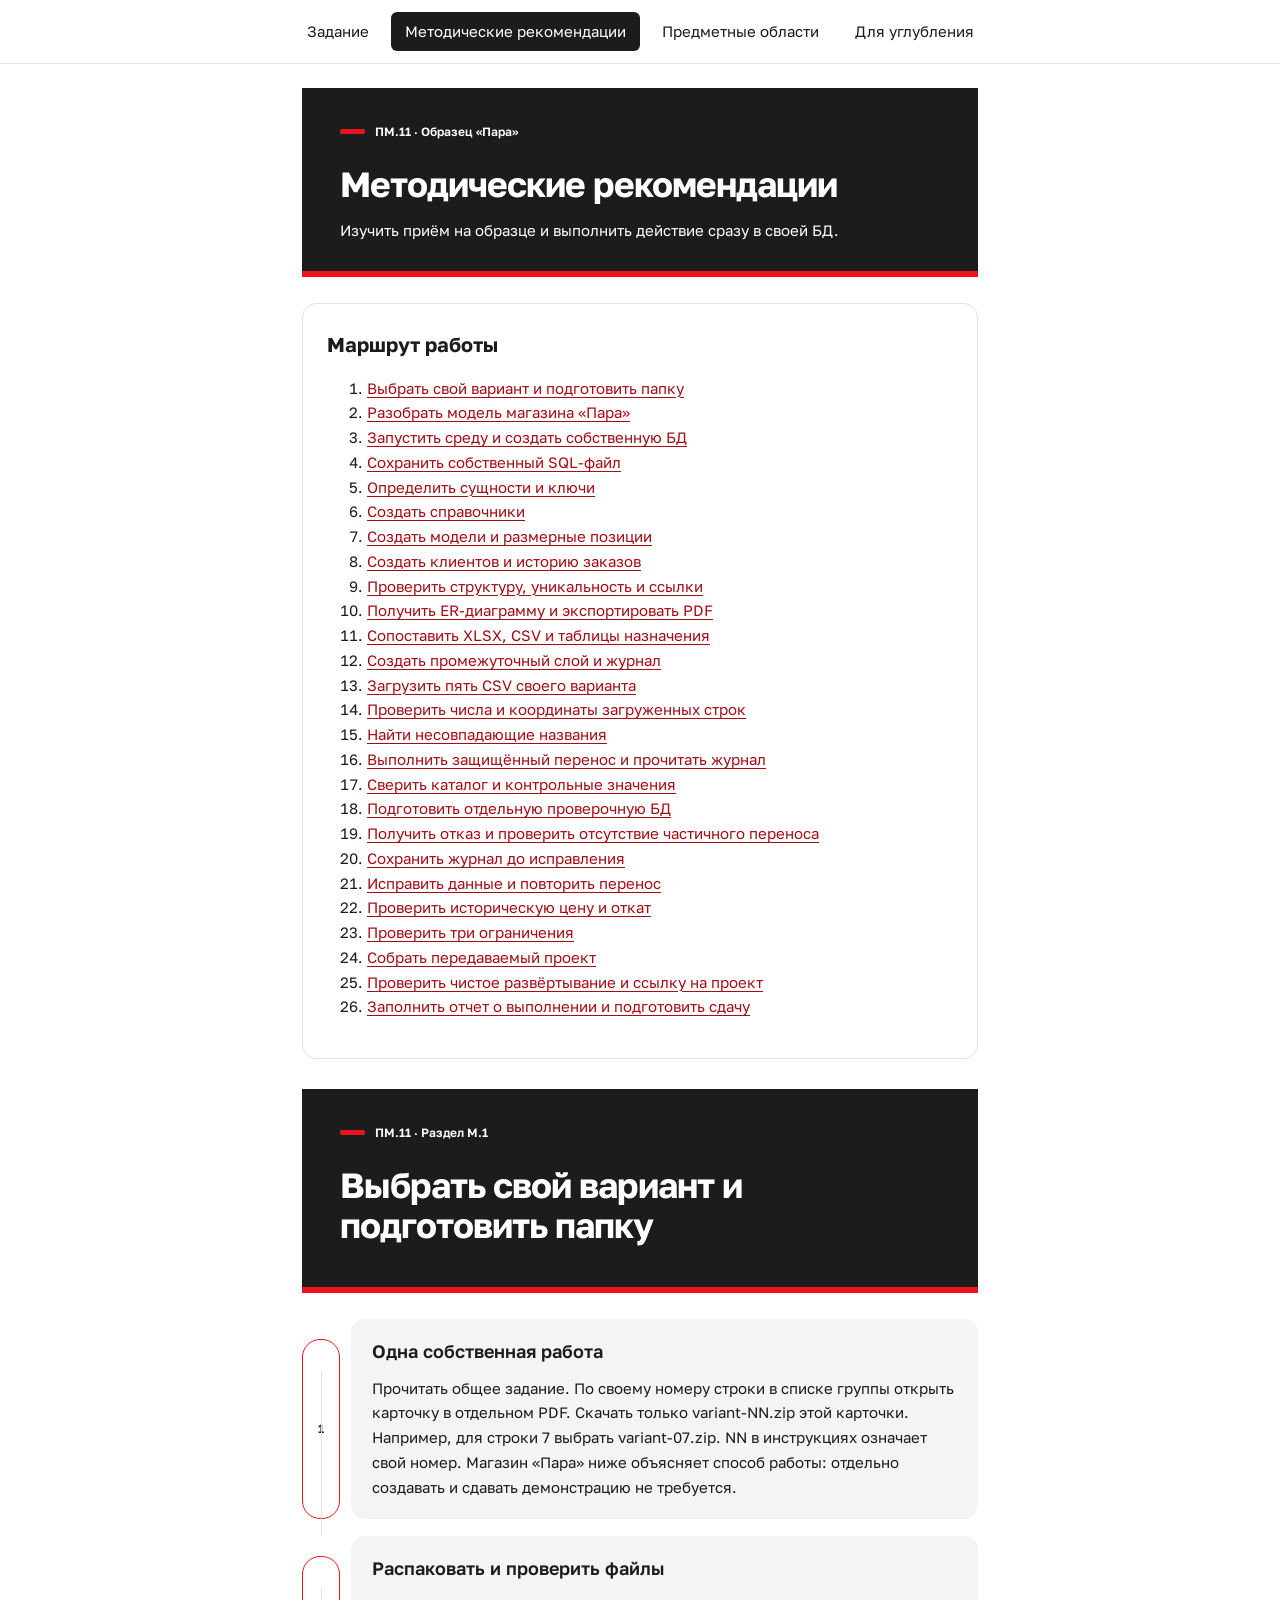
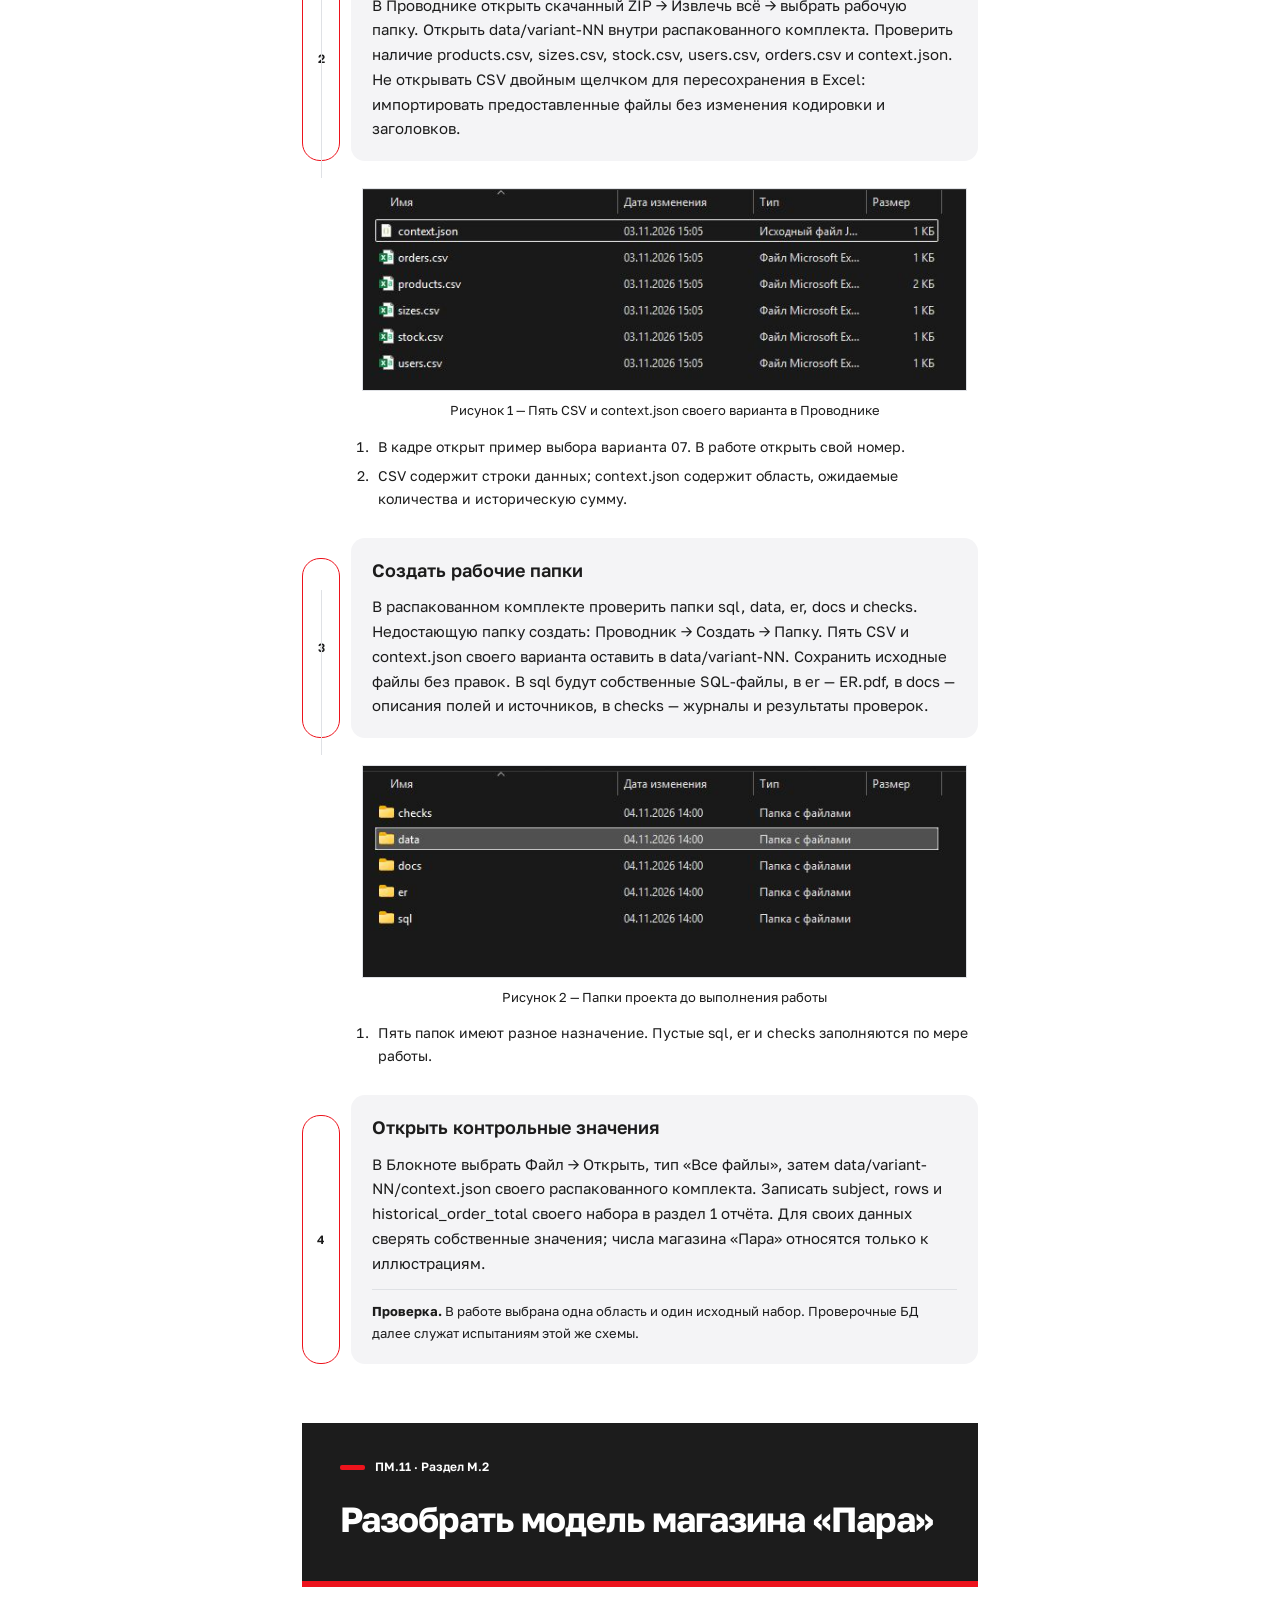
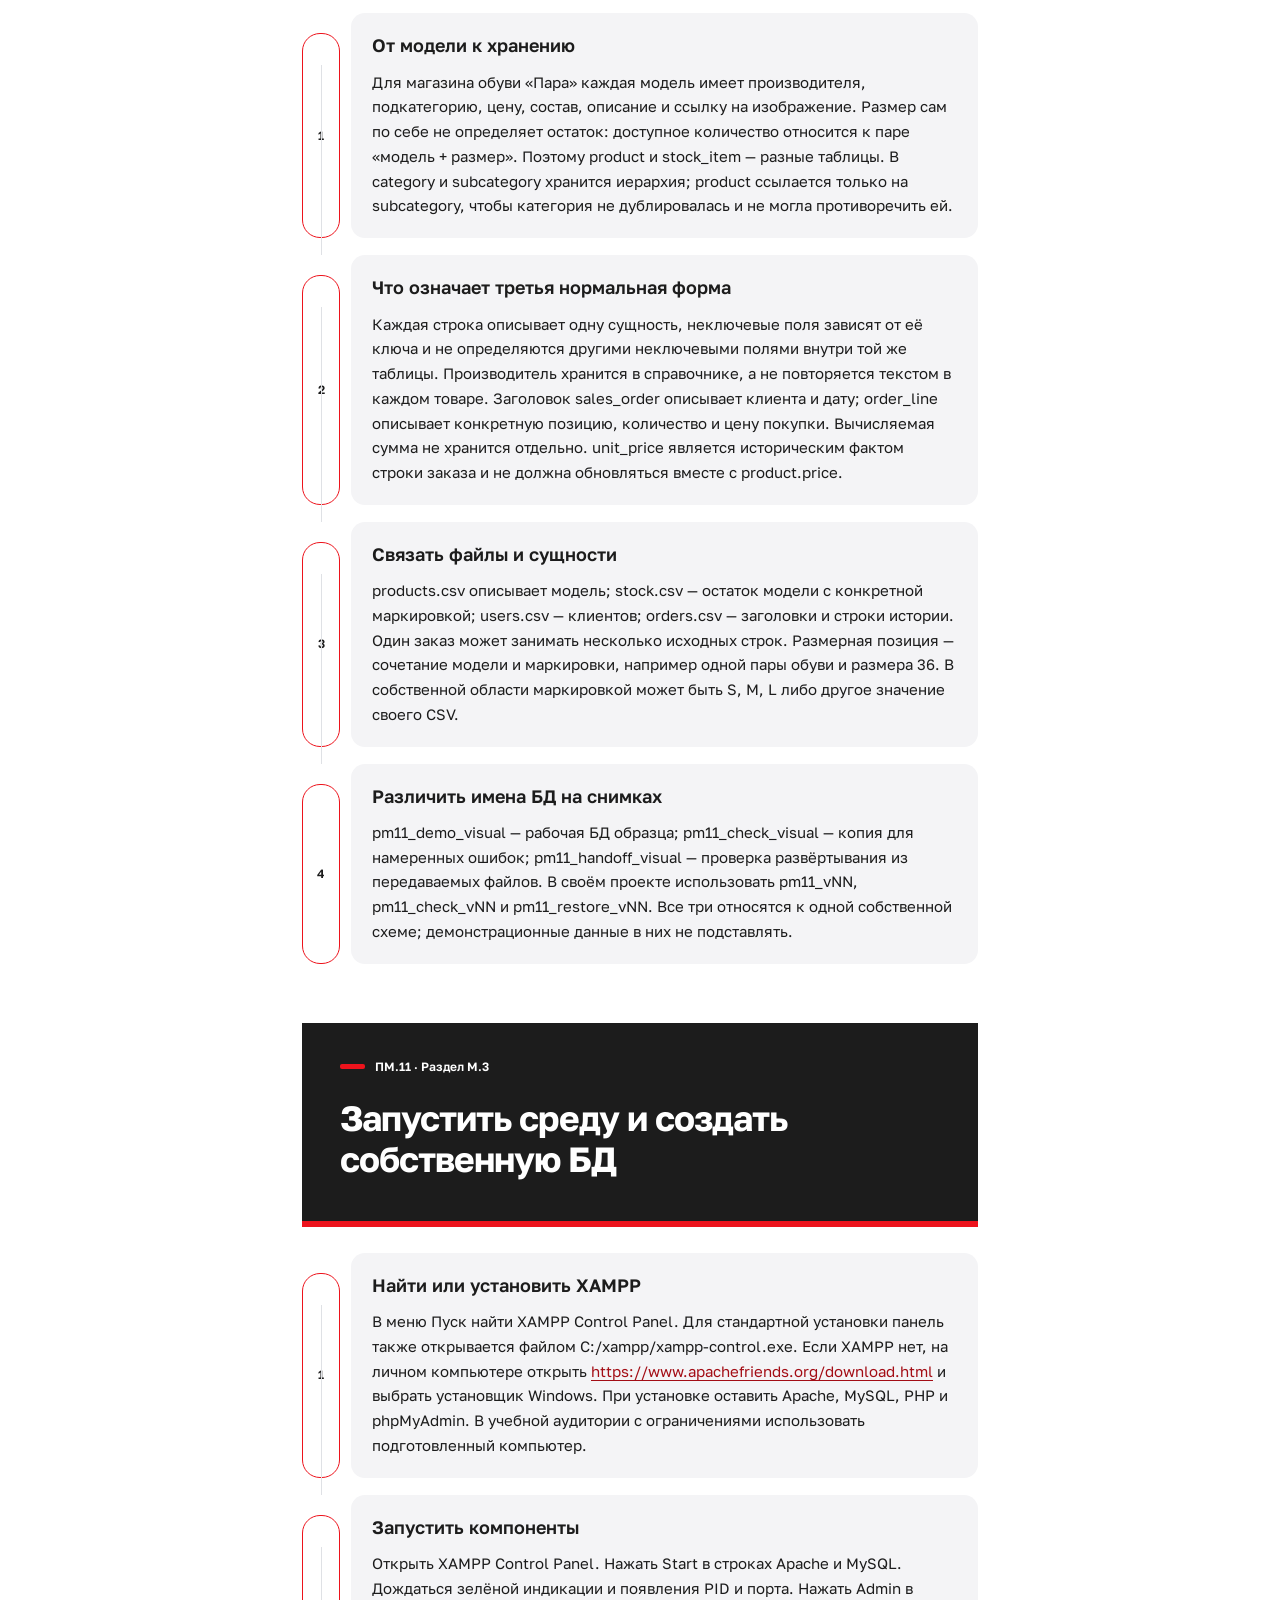
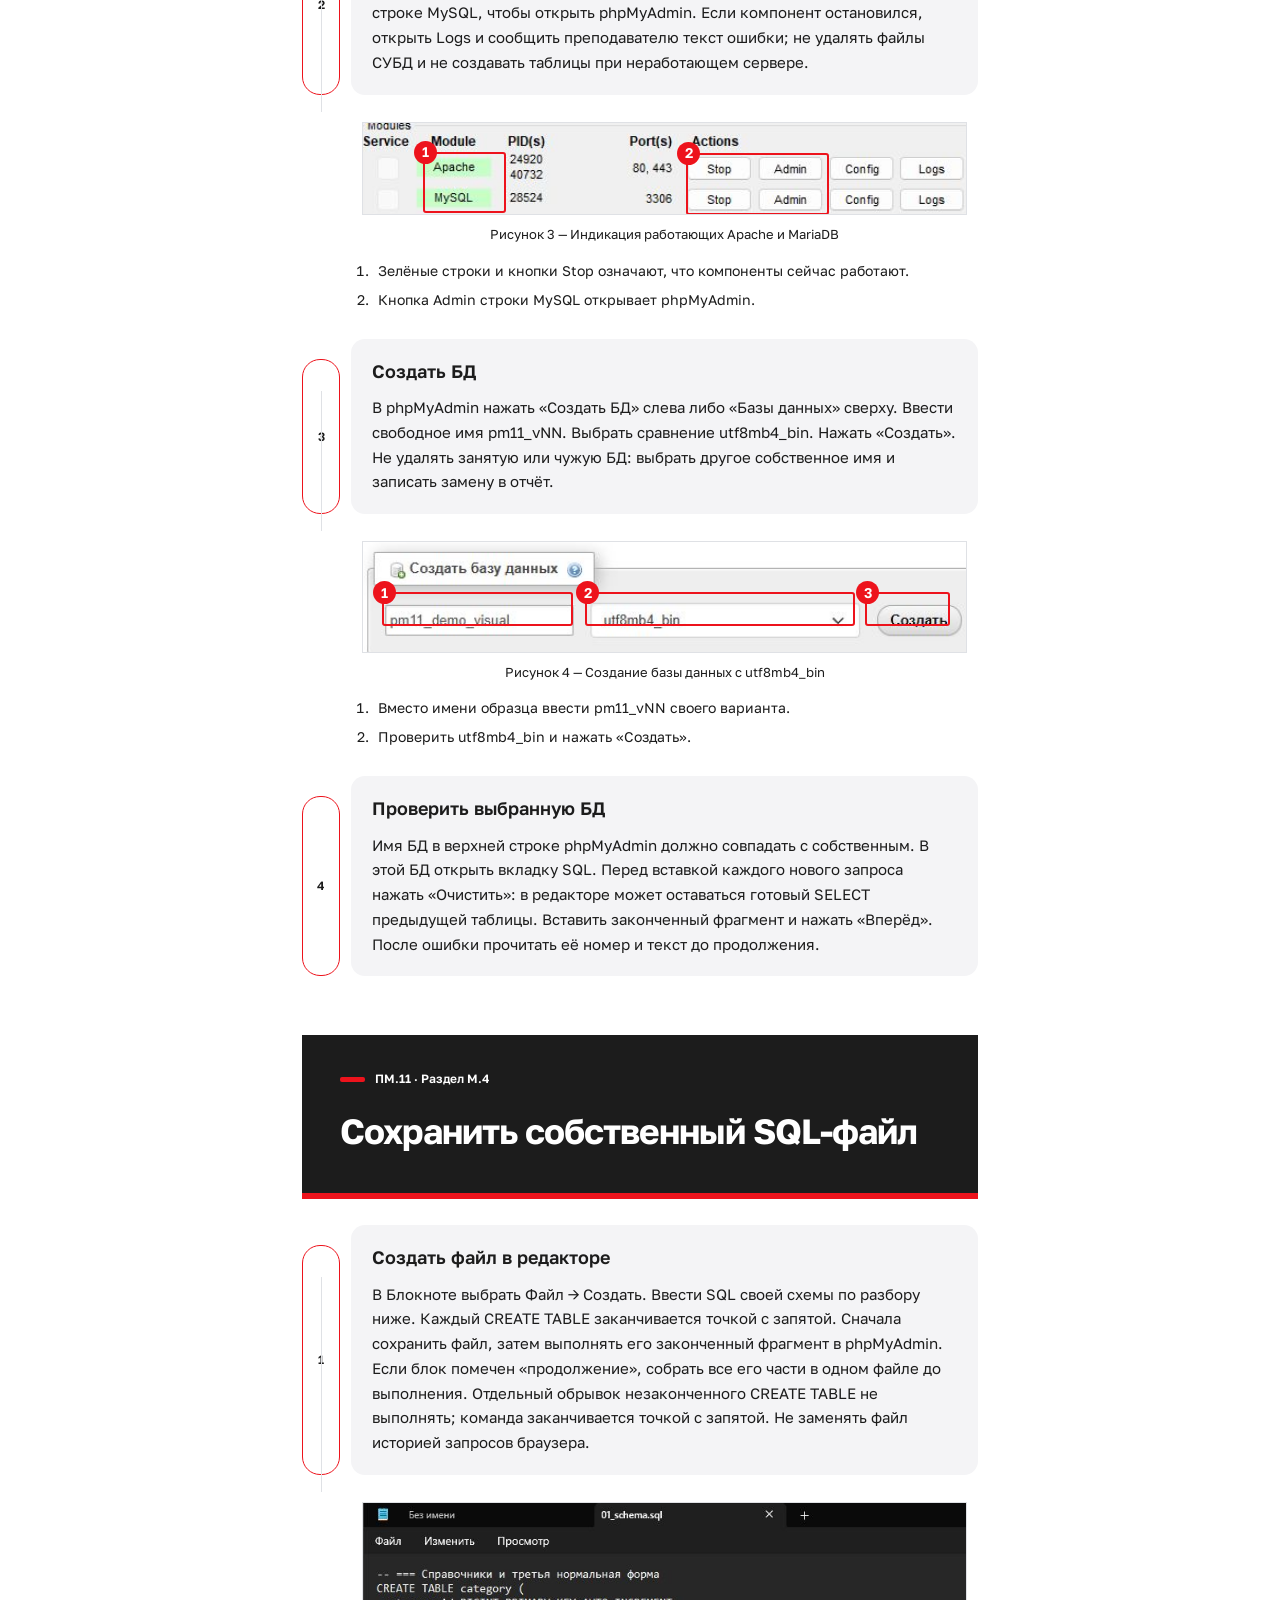
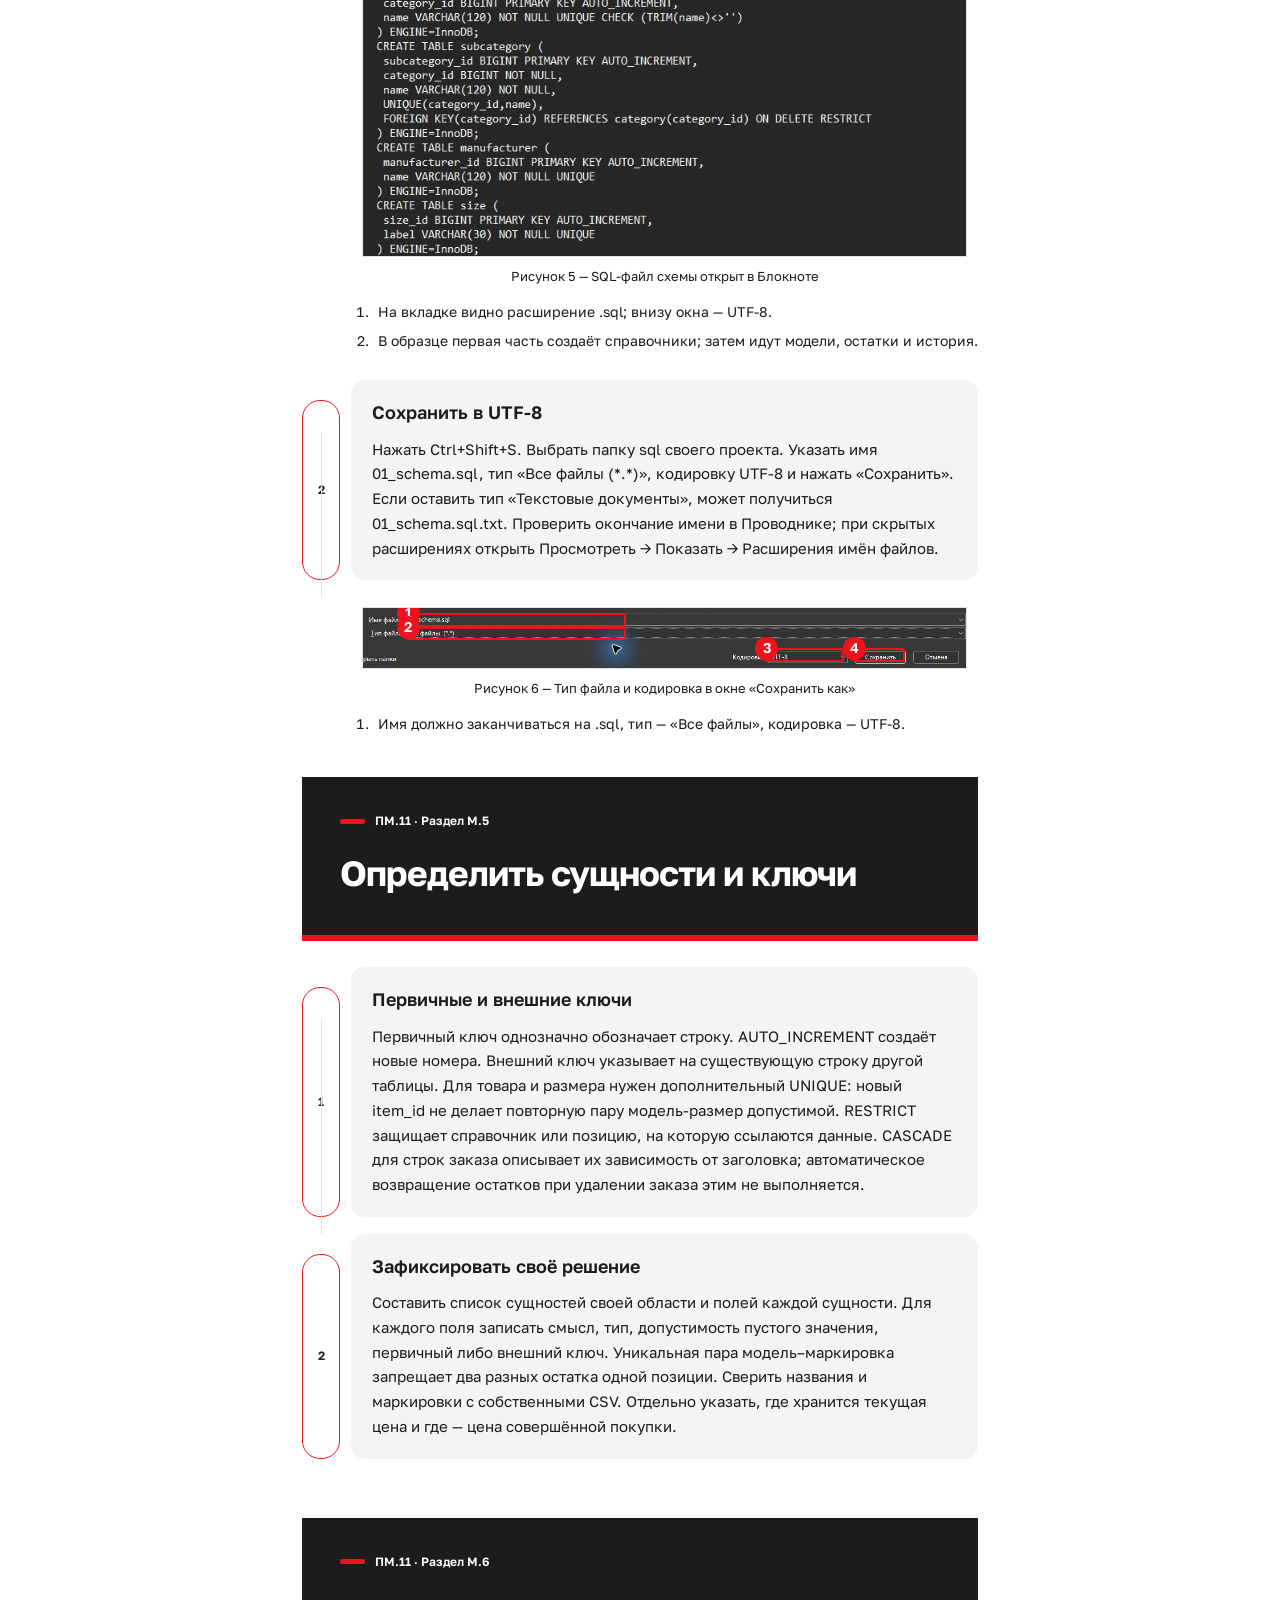
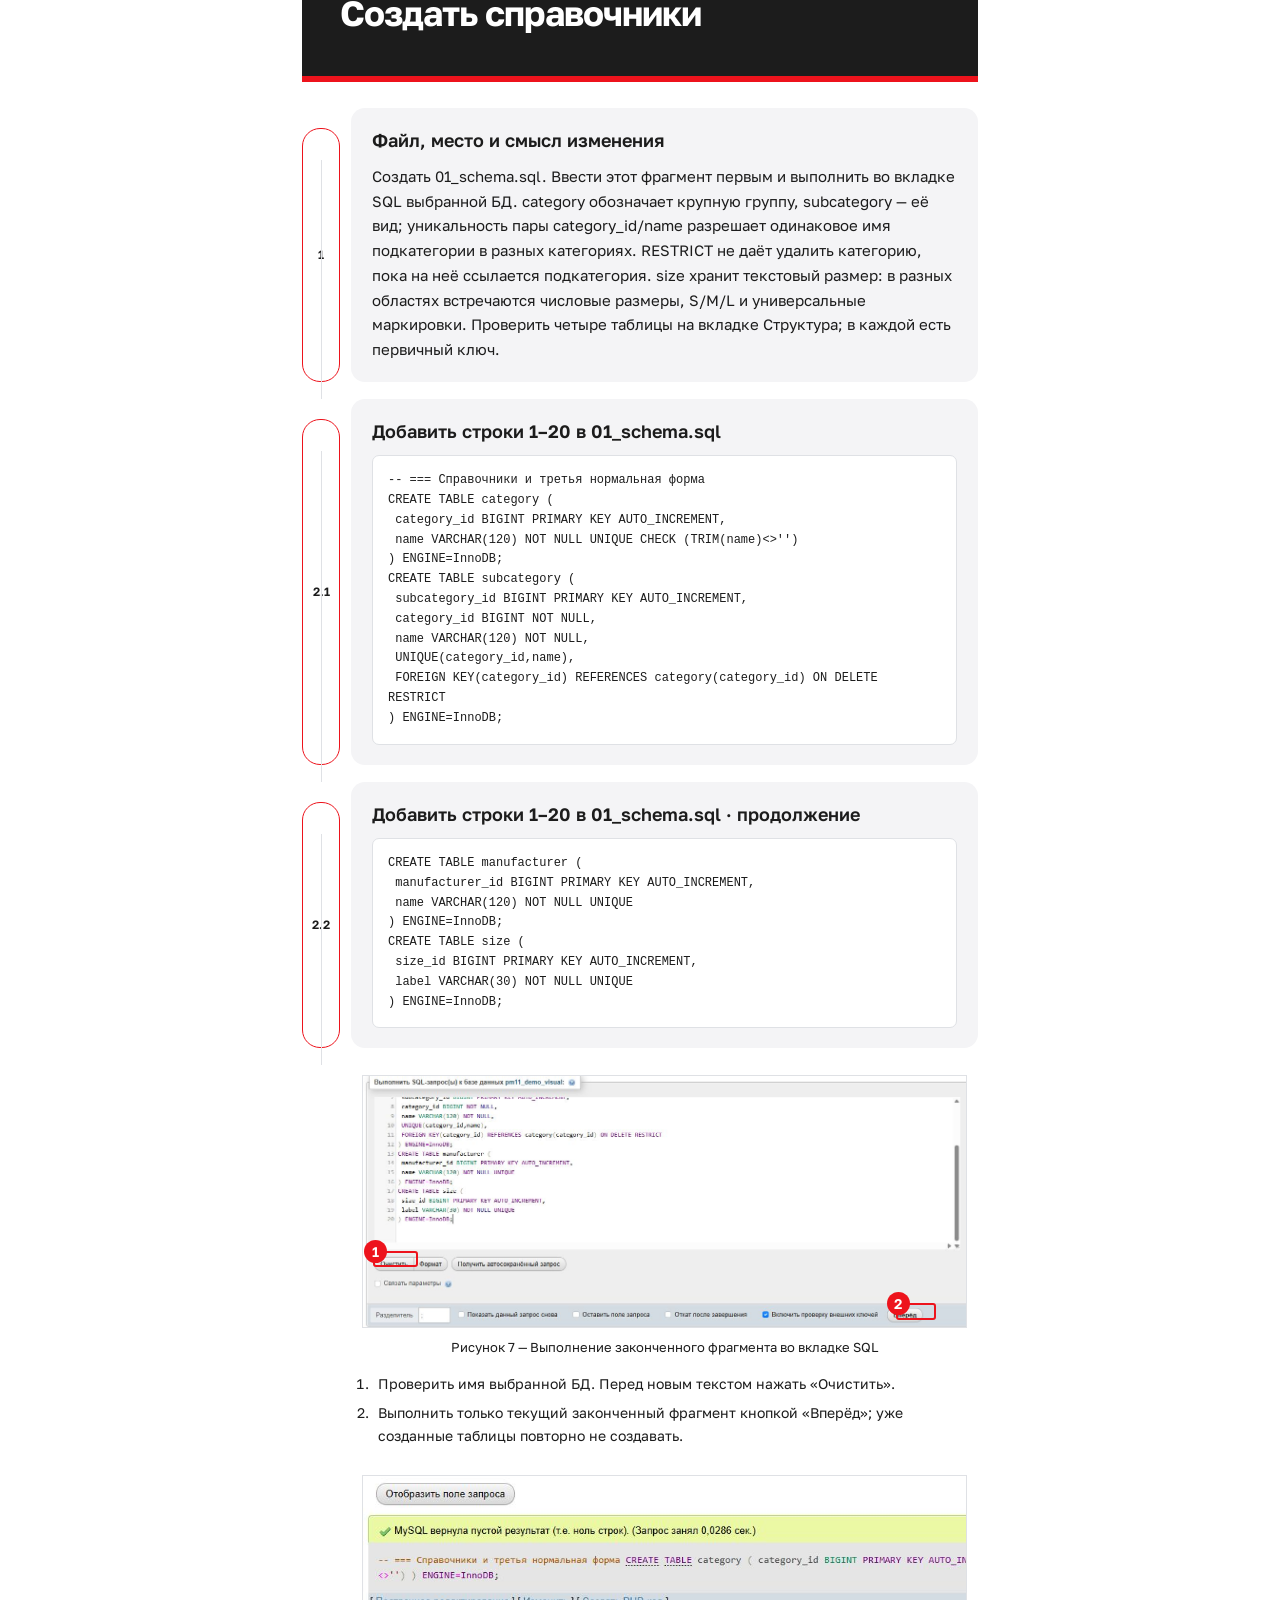
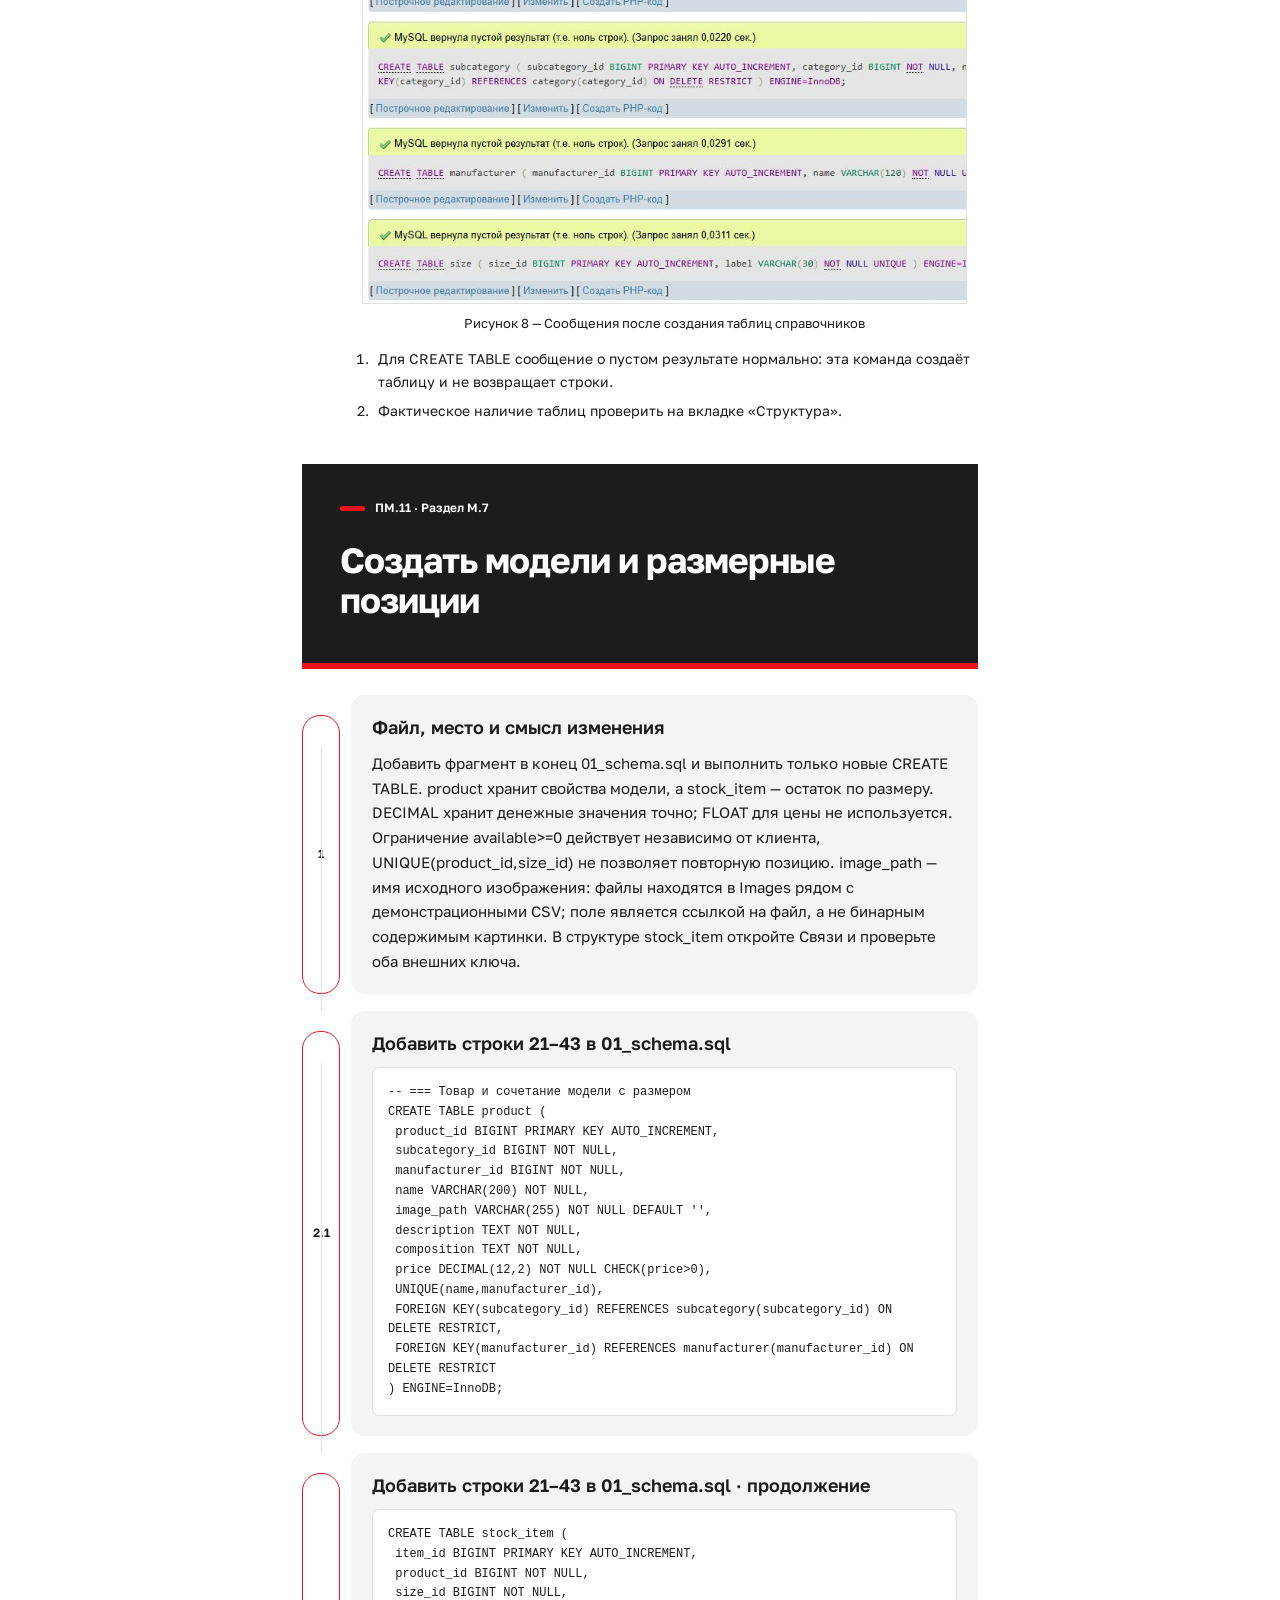
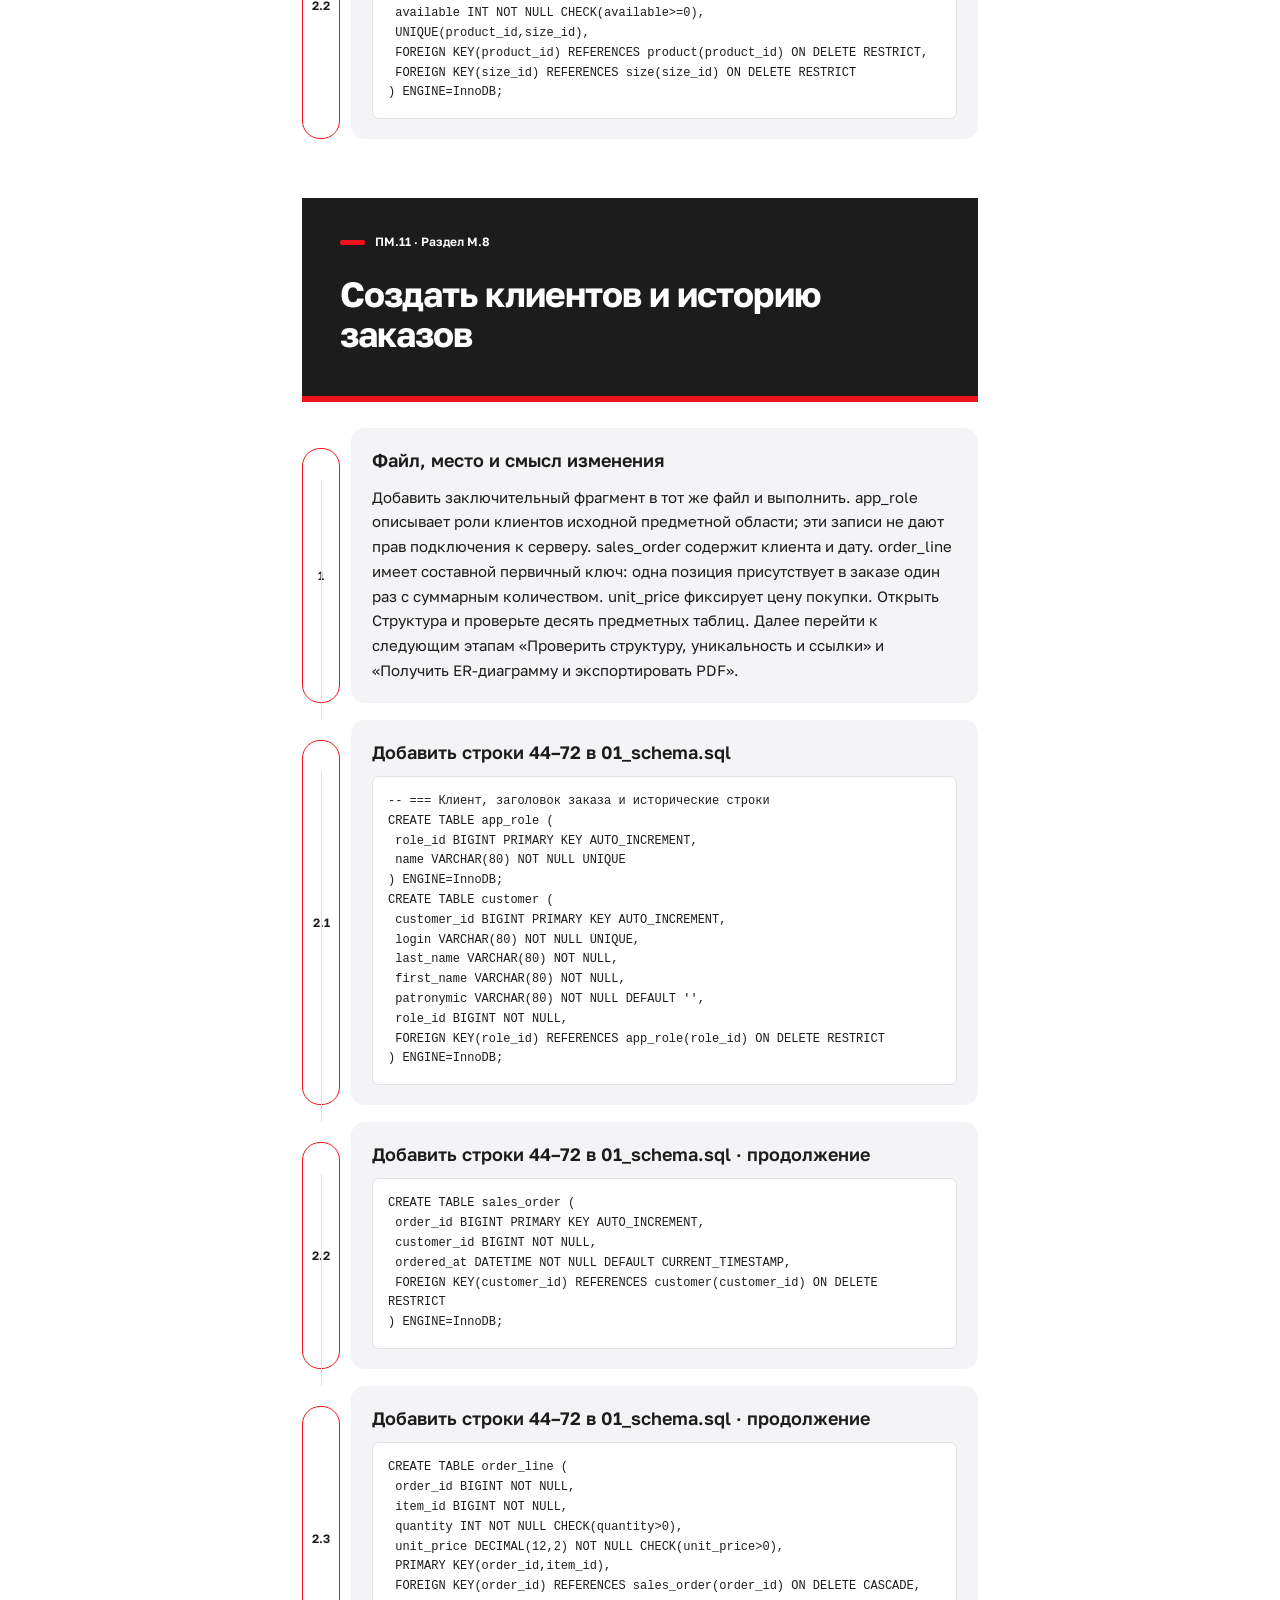
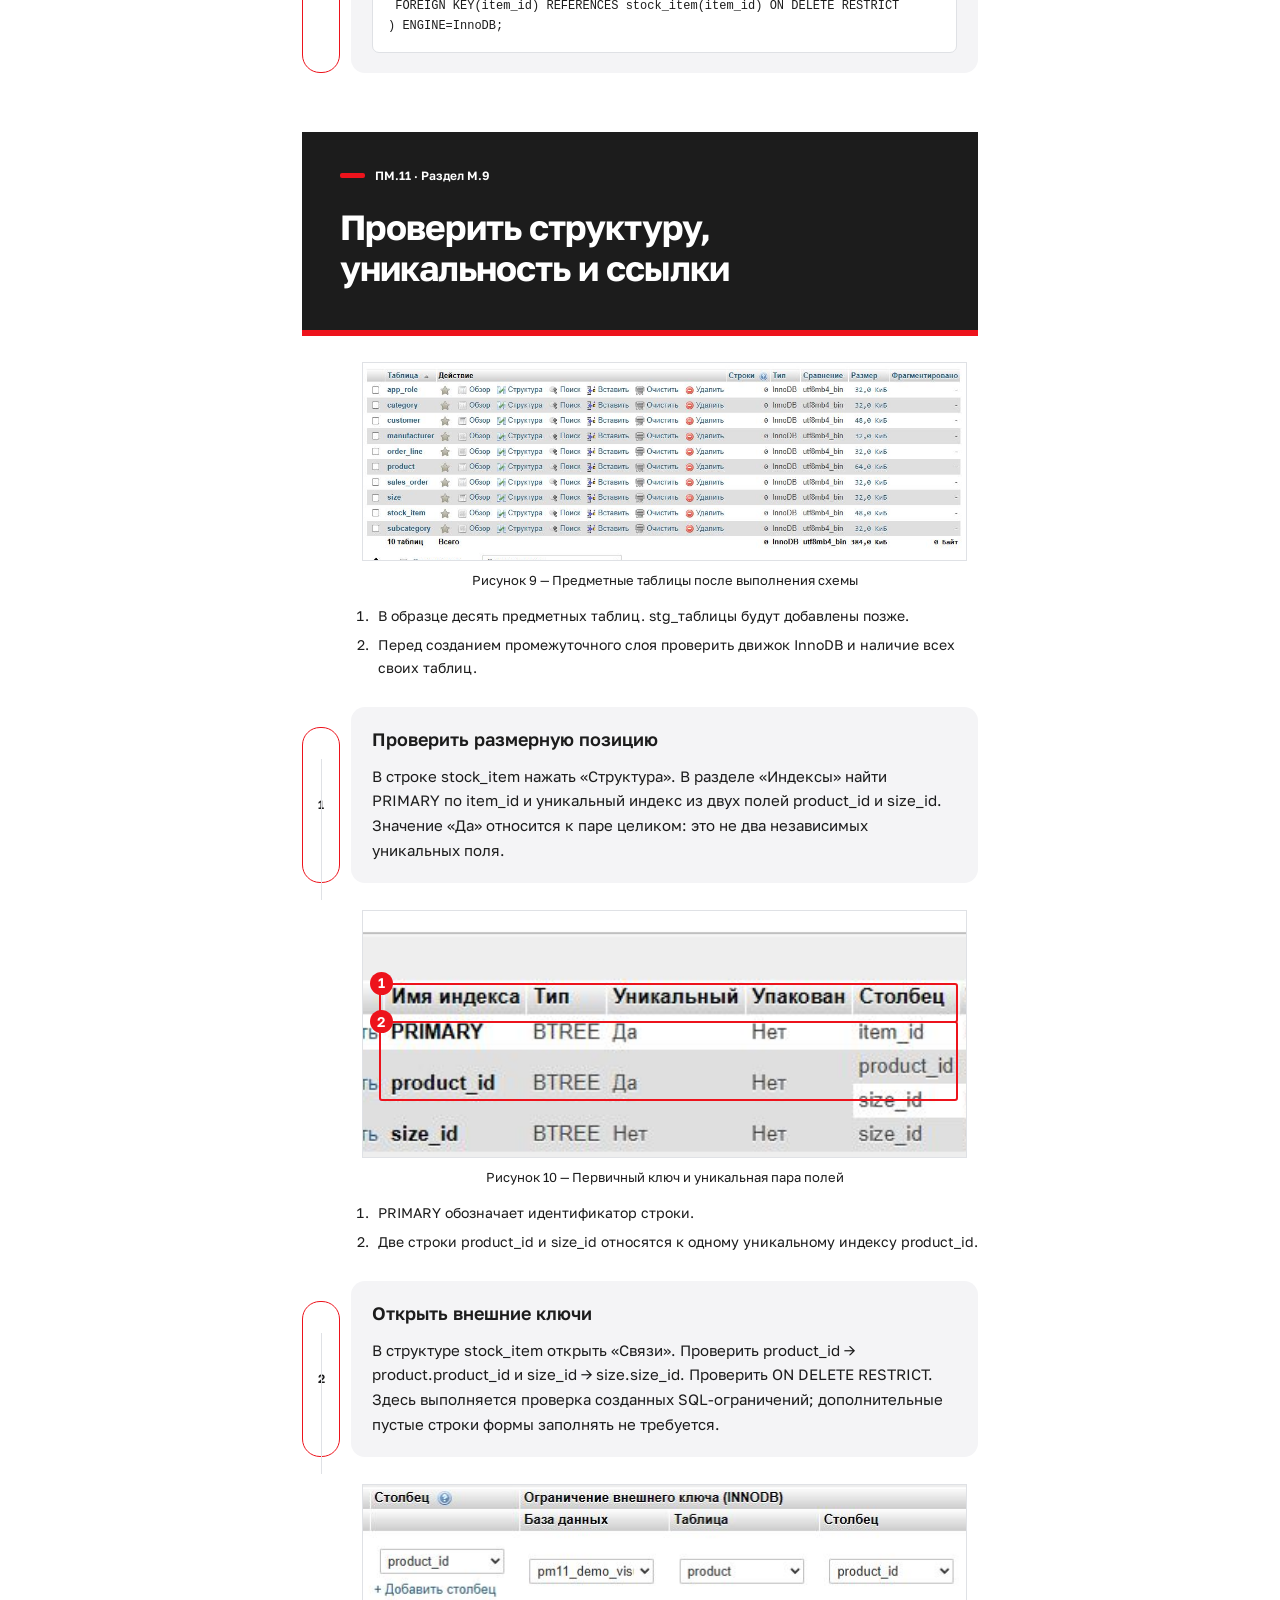
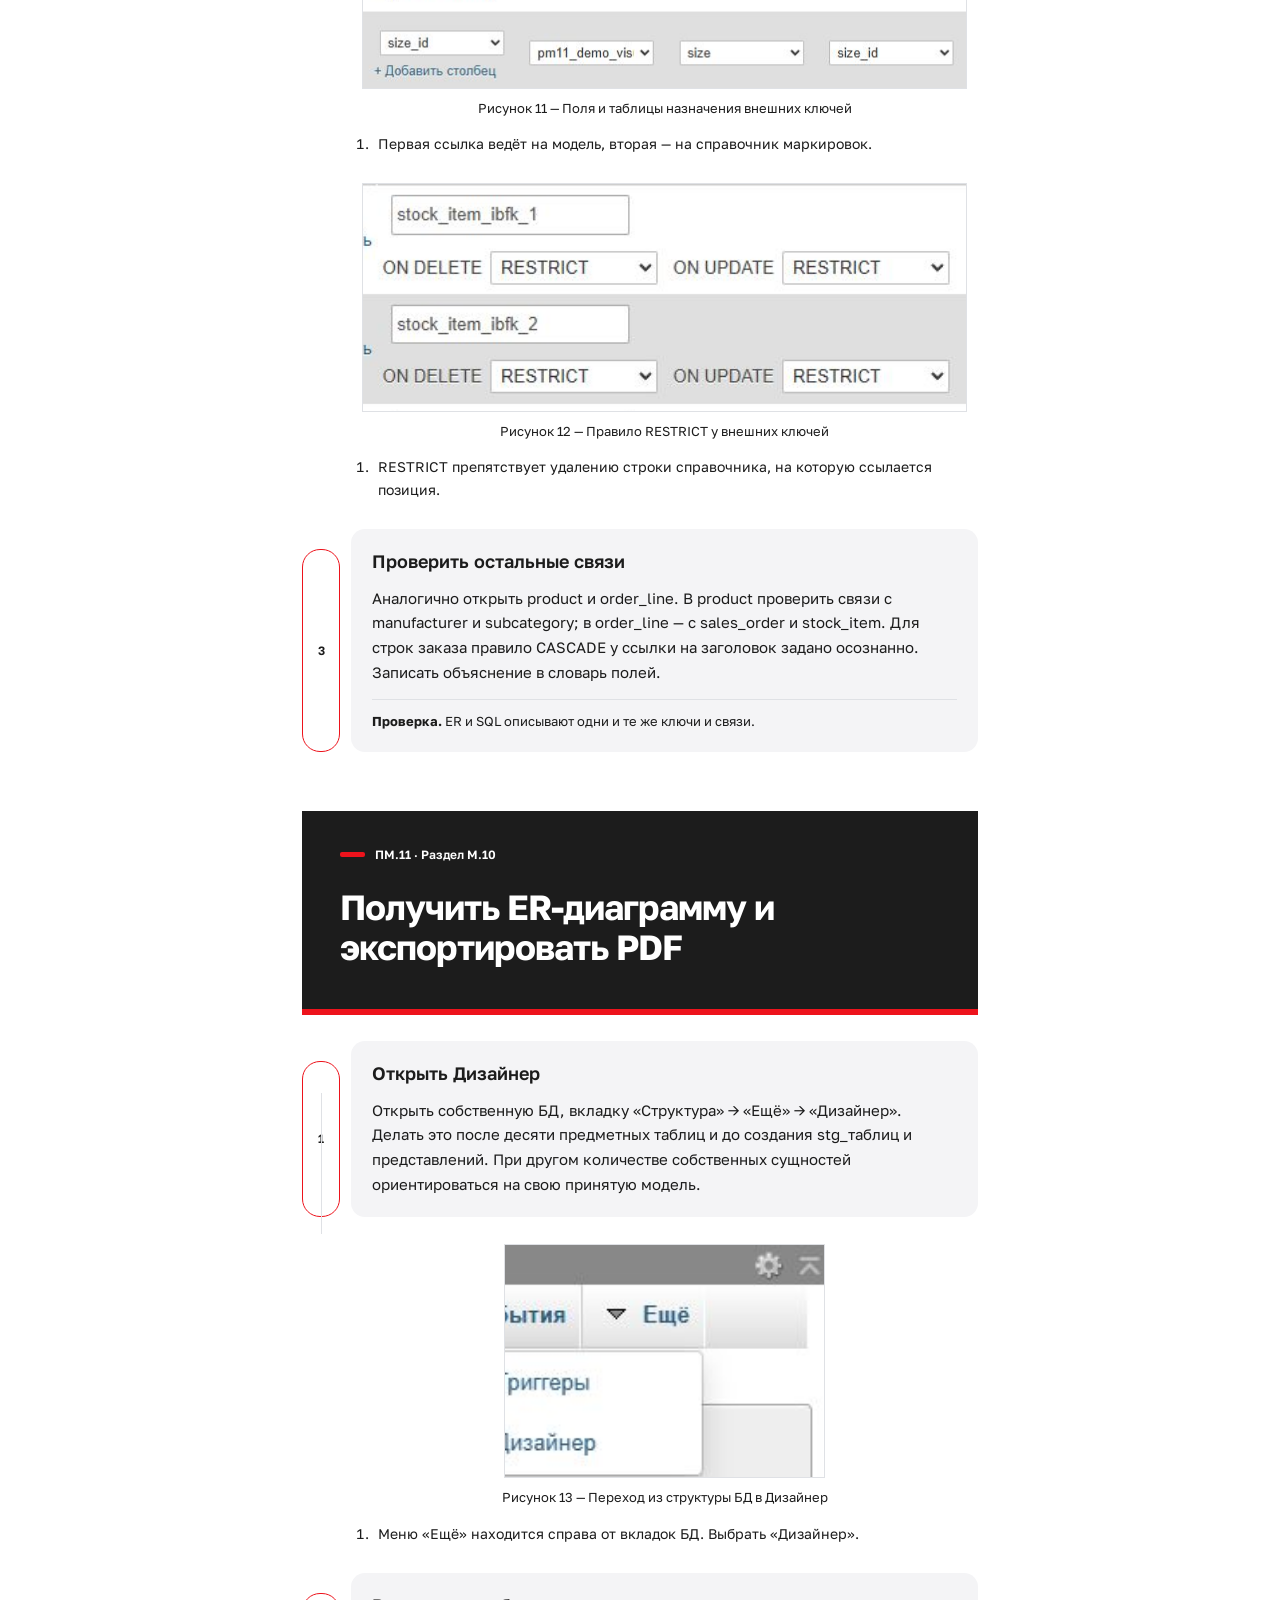
<file: site/lessons.html>
<!doctype html><html lang="ru"><head><meta charset="utf-8"><meta name="viewport" content="width=device-width,initial-scale=1"><title>Методические рекомендации — УП ПМ.11</title><link rel="icon" href="assets/favicon.svg"><link rel="stylesheet" href="assets/style.css"></head><body><a class="skip" href="#main">К содержанию</a><nav aria-label="Разделы практики"><a href="index.html">Задание</a><a href="lessons.html" aria-current="page">Методические рекомендации</a><a href="areas.html">Предметные области</a><a href="extensions.html">Для углубления</a></nav><main id="main"><header class="chapter"><p class="kicker">ПМ.11 · Образец «Пара»</p><h1>Методические рекомендации</h1><p>Изучить приём на образце и выполнить действие сразу в своей БД.</p></header><section class="contents"><h2>Маршрут работы</h2><ol><li><a href="#step-1">Выбрать свой вариант и подготовить папку</a></li><li><a href="#step-2">Разобрать модель магазина «Пара»</a></li><li><a href="#step-3">Запустить среду и создать собственную БД</a></li><li><a href="#step-4">Сохранить собственный SQL-файл</a></li><li><a href="#step-5">Определить сущности и ключи</a></li><li><a href="#step-6">Создать справочники</a></li><li><a href="#step-7">Создать модели и размерные позиции</a></li><li><a href="#step-8">Создать клиентов и историю заказов</a></li><li><a href="#step-9">Проверить структуру, уникальность и ссылки</a></li><li><a href="#step-10">Получить ER-диаграмму и экспортировать PDF</a></li><li><a href="#step-11">Сопоставить XLSX, CSV и таблицы назначения</a></li><li><a href="#step-12">Создать промежуточный слой и журнал</a></li><li><a href="#step-13">Загрузить пять CSV своего варианта</a></li><li><a href="#step-14">Проверить числа и координаты загруженных строк</a></li><li><a href="#step-15">Найти несовпадающие названия</a></li><li><a href="#step-16">Выполнить защищённый перенос и прочитать журнал</a></li><li><a href="#step-17">Сверить каталог и контрольные значения</a></li><li><a href="#step-18">Подготовить отдельную проверочную БД</a></li><li><a href="#step-19">Получить отказ и проверить отсутствие частичного переноса</a></li><li><a href="#step-20">Сохранить журнал до исправления</a></li><li><a href="#step-21">Исправить данные и повторить перенос</a></li><li><a href="#step-22">Проверить историческую цену и откат</a></li><li><a href="#step-23">Проверить три ограничения</a></li><li><a href="#step-24">Собрать передаваемый проект</a></li><li><a href="#step-25">Проверить чистое развёртывание и ссылку на проект</a></li><li><a href="#step-26">Заполнить отчет о выполнении и подготовить сдачу</a></li></ol></section><article class="lesson" id="step-1"><header class="chapter"><p class="kicker">ПМ.11 · Раздел М.1</p><h1>Выбрать свой вариант и подготовить папку</h1></header><ol class="route"><li class="step"><span class="number">1</span><section class="card"><h3>Одна собственная работа</h3><p>Прочитать общее задание. По своему номеру строки в списке группы открыть карточку в отдельном PDF. Скачать только variant-NN.zip этой карточки. Например, для строки 7 выбрать variant-07.zip. NN в инструкциях означает свой номер. Магазин «Пара» ниже объясняет способ работы: отдельно создавать и сдавать демонстрацию не требуется.</p></section></li><li class="step"><span class="number">2</span><section class="card"><h3>Распаковать и проверить файлы</h3><p>В Проводнике открыть скачанный ZIP → Извлечь всё → выбрать рабочую папку. Открыть data/variant-NN внутри распакованного комплекта. Проверить наличие products.csv, sizes.csv, stock.csv, users.csv, orders.csv и context.json. Не открывать CSV двойным щелчком для пересохранения в Excel: импортировать предоставленные файлы без изменения кодировки и заголовков.</p></section></li><li class="illustration"><figure><a class="screen-original" href="assets/screenshots/01-variant-files.png" aria-label="Открыть полный снимок: Пять CSV и context.json своего варианта в Проводнике"><span class="screen-view" style="aspect-ratio:640/215;max-width:160mm"><img style="width:297.500000%;left:0;top:0;transform:translate(-11.29201681%,-13.19648094%)" src="assets/screenshots/01-variant-files.png" alt="Пять CSV и context.json своего варианта в Проводнике"></span></a><figcaption>Рисунок 1 — Пять CSV и context.json своего варианта в Проводнике</figcaption></figure><ol class="screen-notes"><li>В кадре открыт пример выбора варианта 07. В работе открыть свой номер.</li><li>CSV содержит строки данных; context.json содержит область, ожидаемые количества и историческую сумму.</li></ol></li><li class="step"><span class="number">3</span><section class="card"><h3>Создать рабочие папки</h3><p>В распакованном комплекте проверить папки sql, data, er, docs и checks. Недостающую папку создать: Проводник → Создать → Папку. Пять CSV и context.json своего варианта оставить в data/variant-NN. Сохранить исходные файлы без правок. В sql будут собственные SQL-файлы, в er — ER.pdf, в docs — описания полей и источников, в checks — журналы и результаты проверок.</p></section></li><li class="illustration"><figure><a class="screen-original" href="assets/screenshots/01b-project-folders.png" aria-label="Открыть полный снимок: Папки проекта до выполнения работы"><span class="screen-view" style="aspect-ratio:640/225;max-width:160mm"><img style="width:297.500000%;left:0;top:0;transform:translate(-11.29201681%,-12.70772239%)" src="assets/screenshots/01b-project-folders.png" alt="Папки проекта до выполнения работы"></span></a><figcaption>Рисунок 2 — Папки проекта до выполнения работы</figcaption></figure><ol class="screen-notes"><li>Пять папок имеют разное назначение. Пустые sql, er и checks заполняются по мере работы.</li></ol></li><li class="step"><span class="number">4</span><section class="card"><h3>Открыть контрольные значения</h3><p>В Блокноте выбрать Файл → Открыть, тип «Все файлы», затем data/variant-NN/context.json своего распакованного комплекта. Записать subject, rows и historical_order_total своего набора в раздел 1 отчёта. Для своих данных сверять собственные значения; числа магазина «Пара» относятся только к иллюстрациям.</p><p class="result"><strong>Проверка.</strong> В работе выбрана одна область и один исходный набор. Проверочные БД далее служат испытаниям этой же схемы.</p></section></li></ol></article><article class="lesson" id="step-2"><header class="chapter"><p class="kicker">ПМ.11 · Раздел М.2</p><h1>Разобрать модель магазина «Пара»</h1></header><ol class="route"><li class="step"><span class="number">1</span><section class="card"><h3>От модели к хранению</h3><p>Для магазина обуви «Пара» каждая модель имеет производителя, подкатегорию, цену, состав, описание и ссылку на изображение. Размер сам по себе не определяет остаток: доступное количество относится к паре «модель + размер». Поэтому product и stock_item — разные таблицы. В category и subcategory хранится иерархия; product ссылается только на subcategory, чтобы категория не дублировалась и не могла противоречить ей.</p></section></li><li class="step"><span class="number">2</span><section class="card"><h3>Что означает третья нормальная форма</h3><p>Каждая строка описывает одну сущность, неключевые поля зависят от её ключа и не определяются другими неключевыми полями внутри той же таблицы. Производитель хранится в справочнике, а не повторяется текстом в каждом товаре. Заголовок sales_order описывает клиента и дату; order_line описывает конкретную позицию, количество и цену покупки. Вычисляемая сумма не хранится отдельно. unit_price является историческим фактом строки заказа и не должна обновляться вместе с product.price.</p></section></li><li class="step"><span class="number">3</span><section class="card"><h3>Связать файлы и сущности</h3><p>products.csv описывает модель; stock.csv — остаток модели с конкретной маркировкой; users.csv — клиентов; orders.csv — заголовки и строки истории. Один заказ может занимать несколько исходных строк. Размерная позиция — сочетание модели и маркировки, например одной пары обуви и размера 36. В собственной области маркировкой может быть S, M, L либо другое значение своего CSV.</p></section></li><li class="step"><span class="number">4</span><section class="card"><h3>Различить имена БД на снимках</h3><p>pm11_demo_visual — рабочая БД образца; pm11_check_visual — копия для намеренных ошибок; pm11_handoff_visual — проверка развёртывания из передаваемых файлов. В своём проекте использовать pm11_vNN, pm11_check_vNN и pm11_restore_vNN. Все три относятся к одной собственной схеме; демонстрационные данные в них не подставлять.</p></section></li></ol></article><article class="lesson" id="step-3"><header class="chapter"><p class="kicker">ПМ.11 · Раздел М.3</p><h1>Запустить среду и создать собственную БД</h1></header><ol class="route"><li class="step"><span class="number">1</span><section class="card"><h3>Найти или установить XAMPP</h3><p>В меню Пуск найти XAMPP Control Panel. Для стандартной установки панель также открывается файлом C:/xampp/xampp-control.exe. Если XAMPP нет, на личном компьютере открыть <a href="https://www.apachefriends.org/download.html">https://www.apachefriends.org/download.html</a> и выбрать установщик Windows. При установке оставить Apache, MySQL, PHP и phpMyAdmin. В учебной аудитории с ограничениями использовать подготовленный компьютер.</p></section></li><li class="step"><span class="number">2</span><section class="card"><h3>Запустить компоненты</h3><p>Открыть XAMPP Control Panel. Нажать Start в строках Apache и MySQL. Дождаться зелёной индикации и появления PID и порта. Нажать Admin в строке MySQL, чтобы открыть phpMyAdmin. Если компонент остановился, открыть Logs и сообщить преподавателю текст ошибки; не удалять файлы СУБД и не создавать таблицы при неработающем сервере.</p></section></li><li class="illustration"><figure><a class="screen-original" href="assets/screenshots/02-xampp.png" aria-label="Открыть полный снимок: Индикация работающих Apache и MariaDB"><span class="screen-view" style="aspect-ratio:550/85;max-width:160mm"><img style="width:121.454545%;left:0;top:0;transform:translate(-2.24550898%,-16.16628176%)" src="assets/screenshots/02-xampp.png" alt="Индикация работающих Apache и MariaDB"><span class="screen-mark" style="left:10.0000%;top:31.7647%;width:13.6364%;height:67.0588%"><b>1</b></span><span class="screen-mark" style="left:53.6364%;top:32.9412%;width:23.6364%;height:68.2353%"><b>2</b></span></span></a><figcaption>Рисунок 3 — Индикация работающих Apache и MariaDB</figcaption></figure><ol class="screen-notes"><li>Зелёные строки и кнопки Stop означают, что компоненты сейчас работают.</li><li>Кнопка Admin строки MySQL открывает phpMyAdmin.</li></ol></li><li class="step"><span class="number">3</span><section class="card"><h3>Создать БД</h3><p>В phpMyAdmin нажать «Создать БД» слева либо «Базы данных» сверху. Ввести свободное имя pm11_vNN. Выбрать сравнение utf8mb4_bin. Нажать «Создать». Не удалять занятую или чужую БД: выбрать другое собственное имя и записать замену в отчёт.</p></section></li><li class="illustration"><figure><a class="screen-original" href="assets/screenshots/03-create-database.jpg" aria-label="Открыть полный снимок: Создание базы данных с utf8mb4_bin"><span class="screen-view" style="aspect-ratio:570/105;max-width:160mm"><img style="width:218.421053%;left:0;top:0;transform:translate(-1.20481928%,-54.00000000%)" src="assets/screenshots/03-create-database.jpg" alt="Создание базы данных с utf8mb4_bin"><span class="screen-mark" style="left:3.1579%;top:45.7143%;width:31.5789%;height:30.4762%"><b>1</b></span><span class="screen-mark" style="left:36.8421%;top:45.7143%;width:44.7368%;height:30.4762%"><b>2</b></span><span class="screen-mark" style="left:83.3333%;top:45.7143%;width:14.0351%;height:30.4762%"><b>3</b></span></span></a><figcaption>Рисунок 4 — Создание базы данных с utf8mb4_bin</figcaption></figure><ol class="screen-notes"><li>Вместо имени образца ввести pm11_vNN своего варианта.</li><li>Проверить utf8mb4_bin и нажать «Создать».</li></ol></li><li class="step"><span class="number">4</span><section class="card"><h3>Проверить выбранную БД</h3><p>Имя БД в верхней строке phpMyAdmin должно совпадать с собственным. В этой БД открыть вкладку SQL. Перед вставкой каждого нового запроса нажать «Очистить»: в редакторе может оставаться готовый SELECT предыдущей таблицы. Вставить законченный фрагмент и нажать «Вперёд». После ошибки прочитать её номер и текст до продолжения.</p></section></li></ol></article><article class="lesson" id="step-4"><header class="chapter"><p class="kicker">ПМ.11 · Раздел М.4</p><h1>Сохранить собственный SQL-файл</h1></header><ol class="route"><li class="step"><span class="number">1</span><section class="card"><h3>Создать файл в редакторе</h3><p>В Блокноте выбрать Файл → Создать. Ввести SQL своей схемы по разбору ниже. Каждый CREATE TABLE заканчивается точкой с запятой. Сначала сохранить файл, затем выполнять его законченный фрагмент в phpMyAdmin. Если блок помечен «продолжение», собрать все его части в одном файле до выполнения. Отдельный обрывок незаконченного CREATE TABLE не выполнять; команда заканчивается точкой с запятой. Не заменять файл историей запросов браузера.</p></section></li><li class="illustration"><figure><a class="screen-original" href="assets/screenshots/01c-sql-source.png" aria-label="Открыть полный снимок: SQL-файл схемы открыт в Блокноте"><span class="screen-view" style="aspect-ratio:750/440;max-width:160mm"><img style="width:254.400000%;left:0;top:0;transform:translate(0.00000000%,-1.17073171%)" src="assets/screenshots/01c-sql-source.png" alt="SQL-файл схемы открыт в Блокноте"></span></a><figcaption>Рисунок 5 — SQL-файл схемы открыт в Блокноте</figcaption></figure><ol class="screen-notes"><li>На вкладке видно расширение .sql; внизу окна — UTF-8.</li><li>В образце первая часть создаёт справочники; затем идут модели, остатки и история.</li></ol></li><li class="step"><span class="number">2</span><section class="card"><h3>Сохранить в UTF-8</h3><p>Нажать Ctrl+Shift+S. Выбрать папку sql своего проекта. Указать имя 01_schema.sql, тип «Все файлы (*.*)», кодировку UTF-8 и нажать «Сохранить». Если оставить тип «Текстовые документы», может получиться 01_schema.sql.txt. Проверить окончание имени в Проводнике; при скрытых расширениях открыть Просмотреть → Показать → Расширения имён файлов.</p></section></li><li class="illustration"><figure><a class="screen-original" href="assets/screenshots/01d-save-sql.png" aria-label="Открыть полный снимок: Тип файла и кодировка в окне «Сохранить как»"><span class="screen-view" style="aspect-ratio:1135/115;max-width:160mm"><img style="width:104.493392%;left:0;top:0;transform:translate(-3.79426644%,-82.74894811%)" src="assets/screenshots/01d-save-sql.png" alt="Тип файла и кодировка в окне «Сохранить как»"><span class="screen-mark" style="left:7.0485%;top:6.9565%;width:36.5639%;height:24.3478%"><b>1</b></span><span class="screen-mark" style="left:7.0485%;top:31.3043%;width:36.5639%;height:21.7391%"><b>2</b></span><span class="screen-mark" style="left:66.5198%;top:66.0870%;width:13.2159%;height:24.3478%"><b>3</b></span><span class="screen-mark" style="left:81.0573%;top:66.0870%;width:8.8106%;height:24.3478%"><b>4</b></span></span></a><figcaption>Рисунок 6 — Тип файла и кодировка в окне «Сохранить как»</figcaption></figure><ol class="screen-notes"><li>Имя должно заканчиваться на .sql, тип — «Все файлы», кодировка — UTF-8.</li></ol></li></ol></article><article class="lesson" id="step-5"><header class="chapter"><p class="kicker">ПМ.11 · Раздел М.5</p><h1>Определить сущности и ключи</h1></header><ol class="route"><li class="step"><span class="number">1</span><section class="card"><h3>Первичные и внешние ключи</h3><p>Первичный ключ однозначно обозначает строку. AUTO_INCREMENT создаёт новые номера. Внешний ключ указывает на существующую строку другой таблицы. Для товара и размера нужен дополнительный UNIQUE: новый item_id не делает повторную пару модель-размер допустимой. RESTRICT защищает справочник или позицию, на которую ссылаются данные. CASCADE для строк заказа описывает их зависимость от заголовка; автоматическое возвращение остатков при удалении заказа этим не выполняется.</p></section></li><li class="step"><span class="number">2</span><section class="card"><h3>Зафиксировать своё решение</h3><p>Составить список сущностей своей области и полей каждой сущности. Для каждого поля записать смысл, тип, допустимость пустого значения, первичный либо внешний ключ. Уникальная пара модель–маркировка запрещает два разных остатка одной позиции. Сверить названия и маркировки с собственными CSV. Отдельно указать, где хранится текущая цена и где — цена совершённой покупки.</p></section></li></ol></article><article class="lesson" id="step-6"><header class="chapter"><p class="kicker">ПМ.11 · Раздел М.6</p><h1>Создать справочники</h1></header><ol class="route"><li class="step"><span class="number">1</span><section class="card"><h3>Файл, место и смысл изменения</h3><p>Создать 01_schema.sql. Ввести этот фрагмент первым и выполнить во вкладке SQL выбранной БД. category обозначает крупную группу, subcategory — её вид; уникальность пары category_id/name разрешает одинаковое имя подкатегории в разных категориях. RESTRICT не даёт удалить категорию, пока на неё ссылается подкатегория. size хранит текстовый размер: в разных областях встречаются числовые размеры, S/M/L и универсальные маркировки. Проверить четыре таблицы на вкладке Структура; в каждой есть первичный ключ.</p></section></li><li class="step"><span class="number">2.1</span><section class="card"><h3>Добавить строки 1–20 в 01_schema.sql</h3><pre><code>-- === Справочники и третья нормальная форма
CREATE TABLE category (
 category_id BIGINT PRIMARY KEY AUTO_INCREMENT,
 name VARCHAR(120) NOT NULL UNIQUE CHECK (TRIM(name)&lt;&gt;&#x27;&#x27;)
) ENGINE=InnoDB;
CREATE TABLE subcategory (
 subcategory_id BIGINT PRIMARY KEY AUTO_INCREMENT,
 category_id BIGINT NOT NULL,
 name VARCHAR(120) NOT NULL,
 UNIQUE(category_id,name),
 FOREIGN KEY(category_id) REFERENCES category(category_id) ON DELETE RESTRICT
) ENGINE=InnoDB;</code></pre></section></li><li class="step"><span class="number">2.2</span><section class="card"><h3>Добавить строки 1–20 в 01_schema.sql · продолжение</h3><pre><code>CREATE TABLE manufacturer (
 manufacturer_id BIGINT PRIMARY KEY AUTO_INCREMENT,
 name VARCHAR(120) NOT NULL UNIQUE
) ENGINE=InnoDB;
CREATE TABLE size (
 size_id BIGINT PRIMARY KEY AUTO_INCREMENT,
 label VARCHAR(30) NOT NULL UNIQUE
) ENGINE=InnoDB;</code></pre></section></li><li class="illustration"><figure><a class="screen-original" href="assets/screenshots/05-sql-editor.jpg" aria-label="Открыть полный снимок: Выполнение законченного фрагмента во вкладке SQL"><span class="screen-view" style="aspect-ratio:1268/530;max-width:160mm"><img style="width:100.000000%;left:0;top:0;transform:translate(0.00000000%,-13.00813008%)" src="assets/screenshots/05-sql-editor.jpg" alt="Выполнение законченного фрагмента во вкладке SQL"><span class="screen-mark" style="left:1.5773%;top:69.8113%;width:7.4921%;height:6.4151%"><b>1</b></span><span class="screen-mark" style="left:88.3281%;top:90.5660%;width:6.7035%;height:6.7925%"><b>2</b></span></span></a><figcaption>Рисунок 7 — Выполнение законченного фрагмента во вкладке SQL</figcaption></figure><ol class="screen-notes"><li>Проверить имя выбранной БД. Перед новым текстом нажать «Очистить».</li><li>Выполнить только текущий законченный фрагмент кнопкой «Вперёд»; уже созданные таблицы повторно не создавать.</li></ol></li><li class="illustration"><figure><a class="screen-original" href="assets/screenshots/06-create-success.jpg" aria-label="Открыть полный снимок: Сообщения после создания таблиц справочников"><span class="screen-view" style="aspect-ratio:790/560;max-width:160mm"><img style="width:160.506329%;left:0;top:0;transform:translate(0.00000000%,-10.00000000%)" src="assets/screenshots/06-create-success.jpg" alt="Сообщения после создания таблиц справочников"></span></a><figcaption>Рисунок 8 — Сообщения после создания таблиц справочников</figcaption></figure><ol class="screen-notes"><li>Для CREATE TABLE сообщение о пустом результате нормально: эта команда создаёт таблицу и не возвращает строки.</li><li>Фактическое наличие таблиц проверить на вкладке «Структура».</li></ol></li></ol></article><article class="lesson" id="step-7"><header class="chapter"><p class="kicker">ПМ.11 · Раздел М.7</p><h1>Создать модели и размерные позиции</h1></header><ol class="route"><li class="step"><span class="number">1</span><section class="card"><h3>Файл, место и смысл изменения</h3><p>Добавить фрагмент в конец 01_schema.sql и выполнить только новые CREATE TABLE. product хранит свойства модели, а stock_item — остаток по размеру. DECIMAL хранит денежные значения точно; FLOAT для цены не используется. Ограничение available&gt;=0 действует независимо от клиента, UNIQUE(product_id,size_id) не позволяет повторную позицию. image_path — имя исходного изображения: файлы находятся в Images рядом с демонстрационными CSV; поле является ссылкой на файл, а не бинарным содержимым картинки. В структуре stock_item откройте Связи и проверьте оба внешних ключа.</p></section></li><li class="step"><span class="number">2.1</span><section class="card"><h3>Добавить строки 21–43 в 01_schema.sql</h3><pre><code>-- === Товар и сочетание модели с размером
CREATE TABLE product (
 product_id BIGINT PRIMARY KEY AUTO_INCREMENT,
 subcategory_id BIGINT NOT NULL,
 manufacturer_id BIGINT NOT NULL,
 name VARCHAR(200) NOT NULL,
 image_path VARCHAR(255) NOT NULL DEFAULT &#x27;&#x27;,
 description TEXT NOT NULL,
 composition TEXT NOT NULL,
 price DECIMAL(12,2) NOT NULL CHECK(price&gt;0),
 UNIQUE(name,manufacturer_id),
 FOREIGN KEY(subcategory_id) REFERENCES subcategory(subcategory_id) ON DELETE RESTRICT,
 FOREIGN KEY(manufacturer_id) REFERENCES manufacturer(manufacturer_id) ON DELETE RESTRICT
) ENGINE=InnoDB;</code></pre></section></li><li class="step"><span class="number">2.2</span><section class="card"><h3>Добавить строки 21–43 в 01_schema.sql · продолжение</h3><pre><code>CREATE TABLE stock_item (
 item_id BIGINT PRIMARY KEY AUTO_INCREMENT,
 product_id BIGINT NOT NULL,
 size_id BIGINT NOT NULL,
 available INT NOT NULL CHECK(available&gt;=0),
 UNIQUE(product_id,size_id),
 FOREIGN KEY(product_id) REFERENCES product(product_id) ON DELETE RESTRICT,
 FOREIGN KEY(size_id) REFERENCES size(size_id) ON DELETE RESTRICT
) ENGINE=InnoDB;</code></pre></section></li></ol></article><article class="lesson" id="step-8"><header class="chapter"><p class="kicker">ПМ.11 · Раздел М.8</p><h1>Создать клиентов и историю заказов</h1></header><ol class="route"><li class="step"><span class="number">1</span><section class="card"><h3>Файл, место и смысл изменения</h3><p>Добавить заключительный фрагмент в тот же файл и выполнить. app_role описывает роли клиентов исходной предметной области; эти записи не дают прав подключения к серверу. sales_order содержит клиента и дату. order_line имеет составной первичный ключ: одна позиция присутствует в заказе один раз с суммарным количеством. unit_price фиксирует цену покупки. Открыть Структура и проверьте десять предметных таблиц. Далее перейти к следующим этапам «Проверить структуру, уникальность и ссылки» и «Получить ER-диаграмму и экспортировать PDF».</p></section></li><li class="step"><span class="number">2.1</span><section class="card"><h3>Добавить строки 44–72 в 01_schema.sql</h3><pre><code>-- === Клиент, заголовок заказа и исторические строки
CREATE TABLE app_role (
 role_id BIGINT PRIMARY KEY AUTO_INCREMENT,
 name VARCHAR(80) NOT NULL UNIQUE
) ENGINE=InnoDB;
CREATE TABLE customer (
 customer_id BIGINT PRIMARY KEY AUTO_INCREMENT,
 login VARCHAR(80) NOT NULL UNIQUE,
 last_name VARCHAR(80) NOT NULL,
 first_name VARCHAR(80) NOT NULL,
 patronymic VARCHAR(80) NOT NULL DEFAULT &#x27;&#x27;,
 role_id BIGINT NOT NULL,
 FOREIGN KEY(role_id) REFERENCES app_role(role_id) ON DELETE RESTRICT
) ENGINE=InnoDB;</code></pre></section></li><li class="step"><span class="number">2.2</span><section class="card"><h3>Добавить строки 44–72 в 01_schema.sql · продолжение</h3><pre><code>CREATE TABLE sales_order (
 order_id BIGINT PRIMARY KEY AUTO_INCREMENT,
 customer_id BIGINT NOT NULL,
 ordered_at DATETIME NOT NULL DEFAULT CURRENT_TIMESTAMP,
 FOREIGN KEY(customer_id) REFERENCES customer(customer_id) ON DELETE RESTRICT
) ENGINE=InnoDB;</code></pre></section></li><li class="step"><span class="number">2.3</span><section class="card"><h3>Добавить строки 44–72 в 01_schema.sql · продолжение</h3><pre><code>CREATE TABLE order_line (
 order_id BIGINT NOT NULL,
 item_id BIGINT NOT NULL,
 quantity INT NOT NULL CHECK(quantity&gt;0),
 unit_price DECIMAL(12,2) NOT NULL CHECK(unit_price&gt;0),
 PRIMARY KEY(order_id,item_id),
 FOREIGN KEY(order_id) REFERENCES sales_order(order_id) ON DELETE CASCADE,
 FOREIGN KEY(item_id) REFERENCES stock_item(item_id) ON DELETE RESTRICT
) ENGINE=InnoDB;</code></pre></section></li></ol></article><article class="lesson" id="step-9"><header class="chapter"><p class="kicker">ПМ.11 · Раздел М.9</p><h1>Проверить структуру, уникальность и ссылки</h1></header><ol class="route"><li class="illustration"><figure><a class="screen-original" href="assets/screenshots/07-subject-tables.jpg" aria-label="Открыть полный снимок: Предметные таблицы после выполнения схемы"><span class="screen-view" style="aspect-ratio:1080/355;max-width:160mm"><img style="width:117.407407%;left:0;top:0;transform:translate(0.00000000%,-23.68421053%)" src="assets/screenshots/07-subject-tables.jpg" alt="Предметные таблицы после выполнения схемы"></span></a><figcaption>Рисунок 9 — Предметные таблицы после выполнения схемы</figcaption></figure><ol class="screen-notes"><li>В образце десять предметных таблиц. stg_таблицы будут добавлены позже.</li><li>Перед созданием промежуточного слоя проверить движок InnoDB и наличие всех своих таблиц.</li></ol></li><li class="step"><span class="number">1</span><section class="card"><h3>Проверить размерную позицию</h3><p>В строке stock_item нажать «Структура». В разделе «Индексы» найти PRIMARY по item_id и уникальный индекс из двух полей product_id и size_id. Значение «Да» относится к паре целиком: это не два независимых уникальных поля.</p></section></li><li class="illustration"><figure><a class="screen-original" href="assets/screenshots/08-stock-keys.jpg" aria-label="Открыть полный снимок: Первичный ключ и уникальная пара полей"><span class="screen-view" style="aspect-ratio:390/160;max-width:160mm"><img style="width:325.128205%;left:0;top:0;transform:translate(-23.65930599%,-64.61538462%)" src="assets/screenshots/08-stock-keys.jpg" alt="Первичный ключ и уникальная пара полей"><span class="screen-mark" style="left:2.5641%;top:29.3750%;width:96.1538%;height:16.2500%"><b>1</b></span><span class="screen-mark" style="left:2.5641%;top:45.0000%;width:96.1538%;height:32.5000%"><b>2</b></span></span></a><figcaption>Рисунок 10 — Первичный ключ и уникальная пара полей</figcaption></figure><ol class="screen-notes"><li>PRIMARY обозначает идентификатор строки.</li><li>Две строки product_id и size_id относятся к одному уникальному индексу product_id.</li></ol></li><li class="step"><span class="number">2</span><section class="card"><h3>Открыть внешние ключи</h3><p>В структуре stock_item открыть «Связи». Проверить product_id → product.product_id и size_id → size.size_id. Проверить ON DELETE RESTRICT. Здесь выполняется проверка созданных SQL-ограничений; дополнительные пустые строки формы заполнять не требуется.</p></section></li><li class="illustration"><figure><a class="screen-original" href="assets/screenshots/09-foreign-keys.jpg" aria-label="Открыть полный снимок: Поля и таблицы назначения внешних ключей"><span class="screen-view" style="aspect-ratio:605/205;max-width:160mm"><img style="width:209.586777%;left:0;top:0;transform:translate(-51.26182965%,-28.18181818%)" src="assets/screenshots/09-foreign-keys.jpg" alt="Поля и таблицы назначения внешних ключей"></span></a><figcaption>Рисунок 11 — Поля и таблицы назначения внешних ключей</figcaption></figure><ol class="screen-notes"><li>Первая ссылка ведёт на модель, вторая — на справочник маркировок.</li></ol></li><li class="illustration"><figure><a class="screen-original" href="assets/screenshots/09-foreign-keys.jpg" aria-label="Открыть полный снимок: Правило RESTRICT у внешних ключей"><span class="screen-view" style="aspect-ratio:450/170;max-width:160mm"><img style="width:281.777778%;left:0;top:0;transform:translate(-6.70347003%,-36.36363636%)" src="assets/screenshots/09-foreign-keys.jpg" alt="Правило RESTRICT у внешних ключей"></span></a><figcaption>Рисунок 12 — Правило RESTRICT у внешних ключей</figcaption></figure><ol class="screen-notes"><li>RESTRICT препятствует удалению строки справочника, на которую ссылается позиция.</li></ol></li><li class="step"><span class="number">3</span><section class="card"><h3>Проверить остальные связи</h3><p>Аналогично открыть product и order_line. В product проверить связи с manufacturer и subcategory; в order_line — с sales_order и stock_item. Для строк заказа правило CASCADE у ссылки на заголовок задано осознанно. Записать объяснение в словарь полей.</p><p class="result"><strong>Проверка.</strong> ER и SQL описывают одни и те же ключи и связи.</p></section></li></ol></article><article class="lesson" id="step-10"><header class="chapter"><p class="kicker">ПМ.11 · Раздел М.10</p><h1>Получить ER-диаграмму и экспортировать PDF</h1></header><ol class="route"><li class="step"><span class="number">1</span><section class="card"><h3>Открыть Дизайнер</h3><p>Открыть собственную БД, вкладку «Структура» → «Ещё» → «Дизайнер». Делать это после десяти предметных таблиц и до создания stg_таблиц и представлений. При другом количестве собственных сущностей ориентироваться на свою принятую модель.</p></section></li><li class="illustration"><figure><a class="screen-original" href="assets/screenshots/10-open-designer.jpg" aria-label="Открыть полный снимок: Переход из структуры БД в Дизайнер"><span class="screen-view" style="aspect-ratio:185/135;max-width:85mm"><img style="width:683.783784%;left:0;top:0;transform:translate(-85.37549407%,0.00000000%)" src="assets/screenshots/10-open-designer.jpg" alt="Переход из структуры БД в Дизайнер"></span></a><figcaption>Рисунок 13 — Переход из структуры БД в Дизайнер</figcaption></figure><ol class="screen-notes"><li>Меню «Ещё» находится справа от вкладок БД. Выбрать «Дизайнер».</li></ol></li><li class="step"><span class="number">2</span><section class="card"><h3>Разместить таблицы</h3><p>Перетащить каждую таблицу за строку её названия. Разнести таблицы, чтобы заголовки и поля не перекрывались. Увеличить рабочее окно при необходимости. Связи берутся из внешних ключей InnoDB: рисование похожей линии не заменяет SQL-ограничение.</p></section></li><li class="illustration"><figure><a class="screen-original" href="assets/screenshots/designer.png" aria-label="Открыть полный снимок: Общий вид связей образца «Пара»"><span class="screen-view" style="aspect-ratio:1527/693;max-width:160mm"><img style="width:100.000000%;left:0;top:0;transform:translate(0.00000000%,0.00000000%)" src="assets/screenshots/designer.png" alt="Общий вид связей образца «Пара»"></span></a><figcaption>Рисунок 14 — Общий вид связей образца «Пара»</figcaption></figure><ol class="screen-notes"><li>Справочники находятся слева, модели и остатки — в центре, история заказов — справа. Подробные фрагменты показаны ниже.</li></ol></li><li class="illustration"><figure><a class="screen-original" href="assets/screenshots/designer.png" aria-label="Открыть полный снимок: Справочники и подкатегория крупным планом"><span class="screen-view" style="aspect-ratio:550/310;max-width:160mm"><img style="width:277.636364%;left:0;top:0;transform:translate(-2.29207597%,-7.21500722%)" src="assets/screenshots/designer.png" alt="Справочники и подкатегория крупным планом"></span></a><figcaption>Рисунок 15 — Справочники и подкатегория крупным планом</figcaption></figure><ol class="screen-notes"><li>subcategory хранит category_id; категория не дублируется текстом в каждой модели.</li></ol></li><li class="illustration"><figure><a class="screen-original" href="assets/screenshots/designer.png" aria-label="Открыть полный снимок: Разделение модели, маркировки и остатка"><span class="screen-view" style="aspect-ratio:620/380;max-width:160mm"><img style="width:246.290323%;left:0;top:0;transform:translate(-38.96529142%,-7.21500722%)" src="assets/screenshots/designer.png" alt="Разделение модели, маркировки и остатка"></span></a><figcaption>Рисунок 16 — Разделение модели, маркировки и остатка</figcaption></figure><ol class="screen-notes"><li>product хранит свойства модели и текущую цену.</li><li>stock_item ссылается на product и size и хранит available — остаток конкретной позиции.</li></ol></li><li class="illustration"><figure><a class="screen-original" href="assets/screenshots/designer.png" aria-label="Открыть полный снимок: Заголовок заказа и строки с исторической ценой"><span class="screen-view" style="aspect-ratio:280/380;max-width:105mm"><img style="width:545.357143%;left:0;top:0;transform:translate(-81.20497708%,-7.21500722%)" src="assets/screenshots/designer.png" alt="Заголовок заказа и строки с исторической ценой"></span></a><figcaption>Рисунок 17 — Заголовок заказа и строки с исторической ценой</figcaption></figure><ol class="screen-notes"><li>sales_order хранит клиента и дату.</li><li>order_line хранит quantity и unit_price. Цена покупки не берётся из текущего прайса.</li></ol></li><li class="step"><span class="number">3</span><section class="card"><h3>Выбрать параметры экспорта</h3><p>На левой панели Дизайнера нажать значок «Экспорт схемы» — лист с зелёной стрелкой. Выбрать PDF, альбомную ориентацию и A4 либо A3 для крупной схемы. Оставить «Показывать только ключи» выключенным: нужны все атрибуты. Для отдельной диаграммы выключить «Словарь данных» и нажать «Вперёд».</p></section></li><li class="illustration"><figure><a class="screen-original" href="assets/screenshots/11-er-export-settings.jpg" aria-label="Открыть полный снимок: Настройки PDF с полным набором атрибутов"><span class="screen-view" style="aspect-ratio:500/610;max-width:105mm"><img style="width:256.000000%;left:0;top:0;transform:translate(-30.46875000%,-3.13549832%)" src="assets/screenshots/11-er-export-settings.jpg" alt="Настройки PDF с полным набором атрибутов"></span></a><figcaption>Рисунок 18 — Настройки PDF с полным набором атрибутов</figcaption></figure><ol class="screen-notes"><li>PDF и альбомная ориентация задают формат экспорта.</li><li>«Показывать только ключи» выключено, поэтому в PDF сохраняются все поля.</li><li>Сохранить скачанный файл как er/ER.pdf и открыть его для проверки читаемости.</li></ol></li><li class="step"><span class="number">4</span><section class="card"><h3>Проверить PDF</h3><p>Открыть ER.pdf: проверить все предметные таблицы, названия полей, первичные и внешние ключи, линии связей и читаемость. Если таблицы перекрываются — вернуться в Дизайнер, разнести их и экспортировать заново. Если stg_таблицы уже созданы, не выдавать общий рисунок всех служебных таблиц за предметную схему: выбрать предметные таблицы либо экспортировать схему из свободной БД с одним 01_schema.sql.</p></section></li></ol></article><article class="lesson" id="step-11"><header class="chapter"><p class="kicker">ПМ.11 · Раздел М.11</p><h1>Сопоставить XLSX, CSV и таблицы назначения</h1></header><ol class="route"><li class="step"><span class="number">1</span><section class="card"><h3>Файлы и преобразования</h3><p>Открыть docs/INPUT_MAPPING.md из своего variant-NN.zip в Блокноте. Та же карта образца находится в project/INPUT_MAPPING.md отдельного demo-data.zip. В ней для каждого XLSX указаны лист, русские заголовки, английские поля CSV, промежуточная и предметная таблицы. Исходные XLSX находятся в data/original; подготовленные файлы образца — в data/demo. Порядок строк сохранён: строка 2 XLSX соответствует первой строке данных CSV.</p><p class="result"><strong>Проверка.</strong> У демонстрации 31 модель, 35 маркировок, 92 остатка, 20 клиентов и 30 строк десяти заказов.</p></section></li><li class="step"><span class="number">2</span><section class="card"><h3>Проверка преобразования</h3><p>Дату привести к YYYY-MM-DD HH:MM:SS, число — к десятичной точке, файл сохранить в UTF-8 с запятой и двойными кавычками. Заголовок идёт первым. Номера размеров оставить строками: встречаются цифровые и буквенные маркировки. Для индивидуальной работы преобразование уже выполнено в предоставленных CSV; выполнять дополнительный импорт XLSX в свою БД не требуется.</p><p class="result"><strong>Проверка.</strong> Выборочно сопоставлены значения, количества строк и сумма quantity * unit_price. Историческая цена берётся из Orders_import.xlsx, а не из текущего прайс-листа.</p></section></li><li class="step"><span class="number">3</span><section class="card"><h3>Прочитать карту источников</h3><p>В INPUT_MAPPING.md для каждого из пяти XLSX указаны русские заголовки, поля CSV и таблицы назначения. Образец данных — отдельный demo-data.zip, в нём исходные XLSX и подготовленные CSV. Для своего варианта скачивать XLSX образца и преобразовывать их заново не требуется.</p></section></li><li class="step"><span class="number">4</span><section class="card"><h3>Записать собственные подстановки</h3><p>В таблице раздела 1 отчёта сопоставить «Пара» со своей областью, имя БД — со своим именем, data/demo — с data/variant-NN, expected.json — с context.json. Названия, маркировки, количество записей и историческую сумму брать только из своего набора. Сохранить карту полей в docs/INPUT_MAPPING.md.</p></section></li></ol></article><article class="lesson" id="step-12"><header class="chapter"><p class="kicker">ПМ.11 · Раздел М.12</p><h1>Создать промежуточный слой и журнал</h1></header><ol class="route"><li class="step"><span class="number">1</span><section class="card"><h3>Сырой слой</h3><p>Открыть свою БД → SQL. Прочитать и выполнить 02_staging.sql целиком один раз. Исходные значения хранятся как TEXT до проверки. source_file задаёт имя CSV, source_row автоматически нумерует данные с 2, учитывая заголовок. import_issue хранит координаты проблем, объяснение и принятое решение.</p><p class="result"><strong>Проверка.</strong> На вкладке Структура появились пять stg_таблиц и import_issue.</p></section></li><li class="step"><span class="number">2.1</span><section class="card"><h3>Промежуточные таблицы и координаты строк</h3><pre><code>-- При импорте CSV явно указать только исходные поля без source_file и source_row.
CREATE TABLE stg_products (
 category TEXT,subcategory TEXT,image_path TEXT,name TEXT,manufacturer TEXT,description TEXT,composition TEXT,price TEXT,
 source_file VARCHAR(80) NOT NULL DEFAULT &#x27;products.csv&#x27;,
 source_row BIGINT UNSIGNED NOT NULL AUTO_INCREMENT PRIMARY KEY
) ENGINE=InnoDB AUTO_INCREMENT=2;
CREATE TABLE stg_sizes (
 label TEXT,
 source_file VARCHAR(80) NOT NULL DEFAULT &#x27;sizes.csv&#x27;,
 source_row BIGINT UNSIGNED NOT NULL AUTO_INCREMENT PRIMARY KEY
) ENGINE=InnoDB AUTO_INCREMENT=2;
CREATE TABLE stg_stock (
 name TEXT,manufacturer TEXT,size TEXT,available TEXT,
 source_file VARCHAR(80) NOT NULL DEFAULT &#x27;stock.csv&#x27;,</code></pre></section></li><li class="step"><span class="number">2.2</span><section class="card"><h3>Промежуточные таблицы и координаты строк · продолжение</h3><pre><code> source_row BIGINT UNSIGNED NOT NULL AUTO_INCREMENT PRIMARY KEY
) ENGINE=InnoDB AUTO_INCREMENT=2;
CREATE TABLE stg_users (
 last_name TEXT,first_name TEXT,patronymic TEXT,login TEXT,role TEXT,
 source_file VARCHAR(80) NOT NULL DEFAULT &#x27;users.csv&#x27;,
 source_row BIGINT UNSIGNED NOT NULL AUTO_INCREMENT PRIMARY KEY
) ENGINE=InnoDB AUTO_INCREMENT=2;
CREATE TABLE stg_orders (
 order_id TEXT,ordered_at TEXT,full_name TEXT,category TEXT,name TEXT,manufacturer TEXT,size TEXT,quantity TEXT,unit_price TEXT,
 source_file VARCHAR(80) NOT NULL DEFAULT &#x27;orders.csv&#x27;,
 source_row BIGINT UNSIGNED NOT NULL AUTO_INCREMENT PRIMARY KEY
) ENGINE=InnoDB AUTO_INCREMENT=2;
CREATE TABLE import_issue (
 source_file VARCHAR(80) NOT NULL, source_row BIGINT UNSIGNED NOT NULL,</code></pre></section></li><li class="step"><span class="number">2.3</span><section class="card"><h3>Промежуточные таблицы и координаты строк · продолжение</h3><pre><code> issue_code VARCHAR(40) NOT NULL, reason TEXT NOT NULL,
 disposition VARCHAR(20) NOT NULL DEFAULT &#x27;отклонено&#x27;,
 old_value TEXT NULL, new_value TEXT NULL,
 PRIMARY KEY(source_file,source_row,issue_code)
) ENGINE=InnoDB;
SELECT s.source_file,s.source_row,s.name,s.manufacturer
FROM stg_stock s LEFT JOIN stg_products p
 ON p.name=s.name AND p.manufacturer=s.manufacturer WHERE p.name IS NULL;</code></pre></section></li><li class="illustration"><figure><a class="screen-original" href="assets/screenshots/12-staging-tables.jpg" aria-label="Открыть полный снимок: Промежуточные таблицы и import_issue в структуре БД"><span class="screen-view" style="aspect-ratio:720/555;max-width:160mm"><img style="width:175.694444%;left:0;top:0;transform:translate(0.00000000%,-16.39344262%)" src="assets/screenshots/12-staging-tables.jpg" alt="Промежуточные таблицы и import_issue в структуре БД"></span></a><figcaption>Рисунок 19 — Промежуточные таблицы и import_issue в структуре БД</figcaption></figure><ol class="screen-notes"><li>В образце добавлены пять stg_таблиц и import_issue.</li><li>При выборе следующего импорта щёлкнуть именно нужную stg_таблицу.</li></ol></li></ol></article><article class="lesson" id="step-13"><header class="chapter"><p class="kicker">ПМ.11 · Раздел М.13</p><h1>Загрузить пять CSV своего варианта</h1></header><ol class="route"><li class="step"><span class="number">1</span><section class="card"><h3>Выбрать таблицу и файл</h3><p>Открыть stg_products → «Импорт» → «Выберите файл». Выбрать products.csv из data своей области. Проверить имя БД и таблицы в верхней строке. Выбрать CSV и UTF-8. В поле «Пропустить указанное число запросов (для SQL)…» установить 1: в этом окне параметр также пропускает строку заголовка CSV.</p></section></li><li class="illustration"><figure><a class="screen-original" href="assets/screenshots/13-csv-file.jpg" aria-label="Открыть полный снимок: Файл, кодировка и пропуск заголовка CSV"><span class="screen-view" style="aspect-ratio:665/405;max-width:160mm"><img style="width:190.676692%;left:0;top:0;transform:translate(-5.91482650%,-25.00000000%)" src="assets/screenshots/13-csv-file.jpg" alt="Файл, кодировка и пропуск заголовка CSV"></span></a><figcaption>Рисунок 20 — Файл, кодировка и пропуск заголовка CSV</figcaption></figure><ol class="screen-notes"><li>Выбран products.csv, кодировка UTF-8.</li><li>Значение 1 пропускает заголовок. Для SQL-файла далее устанавливается 0.</li></ol></li><li class="step"><span class="number">2</span><section class="card"><h3>Указать исходные столбцы</h3><p>Оставить разделитель полей — запятую, обрамление и экранирование — двойную кавычку, разделитель строк — auto. В «Названия столбцов» ввести category,subcategory,image_path,name,manufacturer,description,composition,price. source_file и source_row не указывать: их заполняет СУБД. Оставить «Не прерывать при возникновении ошибки…» выключенным и нажать «Импорт».</p></section></li><li class="illustration"><figure><a class="screen-original" href="assets/screenshots/14-csv-columns.jpg" aria-label="Открыть полный снимок: Явный список столбцов products.csv"><span class="screen-view" style="aspect-ratio:690/185;max-width:160mm"><img style="width:183.768116%;left:0;top:0;transform:translate(-5.91482650%,-75.32467532%)" src="assets/screenshots/14-csv-columns.jpg" alt="Явный список столбцов products.csv"><span class="screen-mark" style="left:2.8986%;top:15.1351%;width:94.9275%;height:25.4054%"><b>1</b></span><span class="screen-mark" style="left:0.0000%;top:75.6757%;width:13.0435%;height:19.4595%"><b>2</b></span></span></a><figcaption>Рисунок 21 — Явный список столбцов products.csv</figcaption></figure><ol class="screen-notes"><li>В списке только восемь исходных полей. Служебных source_file и source_row нет.</li><li>Выполнить импорт кнопкой под параметрами.</li></ol></li><li class="step"><span class="number">3</span><section class="card"><h3>Повторить для остальных файлов</h3><p>Для каждого следующего файла сначала выбрать другую stg_таблицу, затем снова «Импорт». Сохранять CSV, UTF-8 и пропуск 1 строки. sizes.csv → stg_sizes: label; stock.csv → stg_stock: name,manufacturer,size,available; users.csv → stg_users: last_name,first_name,patronymic,login,role; orders.csv → stg_orders: order_id,ordered_at,full_name,category,name,manufacturer,size,quantity,unit_price.</p></section></li><li class="illustration"><figure><a class="screen-original" href="assets/screenshots/16-csv-sizes.jpg" aria-label="Открыть полный снимок: Столбец label для sizes.csv"><span class="screen-view" style="aspect-ratio:1100/155;max-width:160mm"><img style="width:115.000000%;left:0;top:0;transform:translate(-6.71936759%,-79.89540965%)" src="assets/screenshots/16-csv-sizes.jpg" alt="Столбец label для sizes.csv"></span></a><figcaption>Рисунок 22 — Столбец label для sizes.csv</figcaption></figure><ol class="screen-notes"><li>Одна исходная колонка загружается в stg_sizes; координаты создаются автоматически.</li></ol></li><li class="illustration"><figure><a class="screen-original" href="assets/screenshots/17-csv-stock.jpg" aria-label="Открыть полный снимок: Столбцы остатков для stock.csv"><span class="screen-view" style="aspect-ratio:650/185;max-width:160mm"><img style="width:195.076923%;left:0;top:0;transform:translate(-5.91482650%,-75.32467532%)" src="assets/screenshots/17-csv-stock.jpg" alt="Столбцы остатков для stock.csv"></span></a><figcaption>Рисунок 23 — Столбцы остатков для stock.csv</figcaption></figure><ol class="screen-notes"><li>В stg_stock задать четыре исходных поля.</li></ol></li><li class="illustration"><figure><a class="screen-original" href="assets/screenshots/18-csv-users.jpg" aria-label="Открыть полный снимок: Столбцы клиентов для users.csv"><span class="screen-view" style="aspect-ratio:650/185;max-width:160mm"><img style="width:195.076923%;left:0;top:0;transform:translate(-5.91482650%,-75.32467532%)" src="assets/screenshots/18-csv-users.jpg" alt="Столбцы клиентов для users.csv"></span></a><figcaption>Рисунок 24 — Столбцы клиентов для users.csv</figcaption></figure><ol class="screen-notes"><li>В stg_users задать пять исходных полей.</li></ol></li><li class="illustration"><figure><a class="screen-original" href="assets/screenshots/19-csv-orders.jpg" aria-label="Открыть полный снимок: Столбцы истории для orders.csv"><span class="screen-view" style="aspect-ratio:790/185;max-width:160mm"><img style="width:160.506329%;left:0;top:0;transform:translate(-5.91482650%,-75.32467532%)" src="assets/screenshots/19-csv-orders.jpg" alt="Столбцы истории для orders.csv"></span></a><figcaption>Рисунок 25 — Столбцы истории для orders.csv</figcaption></figure><ol class="screen-notes"><li>В stg_orders задать девять полей. unit_price — цена покупки из источника.</li></ol></li><li class="step"><span class="number">4</span><section class="card"><h3>Повторная загрузка одной таблицы</h3><p>Не импортировать тот же файл второй раз в заполненную stg_таблицу. Если в своей промежуточной таблице подтверждён ошибочный импорт, открыть SQL и выполнить TRUNCATE TABLE stg_products; ALTER TABLE stg_products AUTO_INCREMENT=2; затем повторить загрузку products.csv. Для другой таблицы заменить оба имени. Предметные таблицы этим не очищаются. Не выполнять эти команды в чужой или уже принятой рабочей БД.</p></section></li></ol></article><article class="lesson" id="step-14"><header class="chapter"><p class="kicker">ПМ.11 · Раздел М.14</p><h1>Проверить числа и координаты загруженных строк</h1></header><ol class="route"><li class="step"><span class="number">1</span><section class="card"><h3>Выполнить контроль</h3><p>Открыть SQL своей БД, нажать «Очистить», вставить весь следующий запрос и нажать «Вперёд». rows_loaded — число строк данных; first_row — номер первой записи с учётом заголовка. Сравнить rows_loaded с rows в собственном context.json.</p></section></li><li class="step"><span class="number">2</span><section class="card"><h3>Контроль пяти промежуточных таблиц</h3><pre><code>SELECT &#x27;products.csv&#x27; AS source, COUNT(*) AS rows_loaded,
 MIN(source_row) AS first_row FROM stg_products
UNION ALL SELECT &#x27;sizes.csv&#x27;,COUNT(*),MIN(source_row) FROM stg_sizes
UNION ALL SELECT &#x27;stock.csv&#x27;,COUNT(*),MIN(source_row) FROM stg_stock
UNION ALL SELECT &#x27;users.csv&#x27;,COUNT(*),MIN(source_row) FROM stg_users
UNION ALL SELECT &#x27;orders.csv&#x27;,COUNT(*),MIN(source_row) FROM stg_orders;</code></pre></section></li><li class="illustration"><figure><a class="screen-original" href="assets/screenshots/20-staging-counts.jpg" aria-label="Открыть полный снимок: Числа исходных строк и начало нумерации"><span class="screen-view" style="aspect-ratio:270/150;max-width:115mm"><img style="width:468.518519%;left:0;top:0;transform:translate(0.00000000%,-41.12754159%)" src="assets/screenshots/20-staging-counts.jpg" alt="Числа исходных строк и начало нумерации"><span class="screen-mark" style="left:31.4815%;top:0.0000%;width:35.1852%;height:96.6667%"><b>1</b></span><span class="screen-mark" style="left:66.6667%;top:0.0000%;width:31.4815%;height:96.6667%"><b>2</b></span></span></a><figcaption>Рисунок 26 — Числа исходных строк и начало нумерации</figcaption></figure><ol class="screen-notes"><li>У образца 31, 35, 92, 20 и 30 строк. У собственного варианта — числа из context.json.</li><li>first_row должен равняться 2 во всех пяти строках.</li></ol></li><li class="step"><span class="number">3</span><section class="card"><h3>Записать ожидаемую сумму остатков до переноса</h3><p>Открыть SQL своей БД и выполнить следующий SELECT. Он читает промежуточный слой, загруженный из собственного stock.csv. CAST переводит текст available в целое число, SUM складывает значения. Записать source_stock_total как ожидание в отчёт до переноса в предметные таблицы. Позже сравнить его с SUM(available) из stock_item. В context.json отдельного поля суммы остатков нет. Запрос применяется к предоставленному числовому набору; предупреждение преобразования или неверную исходную строку сначала разобрать по журналу.</p></section></li><li class="step"><span class="number">4</span><section class="card"><h3>Сумма исходных остатков своего набора</h3><pre><code>SELECT SUM(CAST(available AS SIGNED)) AS source_stock_total
FROM stg_stock;</code></pre></section></li><li class="step"><span class="number">5</span><section class="card"><h3>Найти конкретную исходную запись</h3><p>Выполнить SELECT source_file,source_row,name,price FROM stg_products ORDER BY source_row LIMIT 3;. source_row=2 обозначает первую запись после заголовка. Это номер записи CSV/XLSX, а не физической строки текста: внутри кавычек возможны переносы. По паре source_file и source_row можно найти причину ошибки в исходном файле.</p><p class="result"><strong>Проверка.</strong> Количество и координаты подтверждены до переноса в предметные таблицы.</p></section></li></ol></article><article class="lesson" id="step-15"><header class="chapter"><p class="kicker">ПМ.11 · Раздел М.15</p><h1>Найти несовпадающие названия</h1></header><ol class="route"><li class="step"><span class="number">1</span><section class="card"><h3>Выполнить диагностику связей</h3><p>Открыть SQL, очистить редактор и выполнить следующий запрос после загрузки всех пяти CSV. LEFT JOIN сохраняет строки остатков без найденной модели, WHERE p.name IS NULL отбирает эти строки. В чистом индивидуальном наборе допустим пустой результат. Семь строк на снимке относятся к исходному образцу «Пара».</p></section></li><li class="step"><span class="number">2</span><section class="card"><h3>Исходные остатки без найденной модели</h3><pre><code>SELECT s.source_file,s.source_row,s.name,s.manufacturer
FROM stg_stock s LEFT JOIN stg_products p
 ON p.name=s.name AND p.manufacturer=s.manufacturer
WHERE p.name IS NULL ORDER BY s.source_row;</code></pre></section></li><li class="illustration"><figure><a class="screen-original" href="assets/screenshots/21-diagnosis.jpg" aria-label="Открыть полный снимок: Несовпавшие названия исходного образца"><span class="screen-view" style="aspect-ratio:800/325;max-width:160mm"><img style="width:158.500000%;left:0;top:0;transform:translate(0.00000000%,-49.35897436%)" src="assets/screenshots/21-diagnosis.jpg" alt="Несовпавшие названия исходного образца"></span></a><figcaption>Рисунок 27 — Несовпавшие названия исходного образца</figcaption></figure><ol class="screen-notes"><li>Четыре размера не связываются из-за неразрывного пробела, ещё три — из-за сокращённого названия.</li><li>Номер и файл показывают, какую исходную запись исследовать. При пустом результате своего набора записать, что несовпадений не найдено.</li></ol></li><li class="step"><span class="number">3</span><section class="card"><h3>Объяснить исправление</h3><p>Сопоставить название и производителя с stg_products. В образце два подтверждённых исправления выделены в начале 03_import.sql. Перед изменением в import_issue записываются координаты, причина, старое и новое значение. В своём варианте не копировать имена «Пары»: исправлять только доказанное несоответствие. Непонятную строку оставить отклонённой до согласования. Исходный CSV не перезаписывать.</p></section></li></ol></article><article class="lesson" id="step-16"><header class="chapter"><p class="kicker">ПМ.11 · Раздел М.16</p><h1>Выполнить защищённый перенос и прочитать журнал</h1></header><ol class="route"><li class="step"><span class="number">1</span><section class="card"><h3>Изучить полный файл</h3><p>Открыть 03_import.sql. import_checked — готовый технический помощник: он проверяет вход до вставок и объединяет предметный перенос в транзакцию. Самостоятельно разрабатывать хранимую процедуру здесь не требуется. В собственном SQL согласовать имена таблиц и полей своей модели; изучить проверки и INSERT SELECT. Полный файл выполнять целиком, не по отдельным фрагментам тела процедуры.</p></section></li><li class="step"><span class="number">2</span><section class="card"><h3>Импортировать SQL-файл</h3><p>Открыть собственную БД → «Импорт». Выбрать свой полный 03_import.sql, формат SQL, кодировку UTF-8. Установить пропуск запросов 0. Выключить частичный импорт: транзакцию нельзя разбивать на части. Проверку внешних ключей оставить включённой. Нажать «Импорт».</p></section></li><li class="illustration"><figure><a class="screen-original" href="assets/screenshots/22-sql-file-import.jpg" aria-label="Открыть полный снимок: Запуск полного SQL-файла в контексте своей БД"><span class="screen-view" style="aspect-ratio:750/500;max-width:160mm"><img style="width:169.066667%;left:0;top:0;transform:translate(-5.91482650%,-22.29299363%)" src="assets/screenshots/22-sql-file-import.jpg" alt="Запуск полного SQL-файла в контексте своей БД"></span></a><figcaption>Рисунок 28 — Запуск полного SQL-файла в контексте своей БД</figcaption></figure><ol class="screen-notes"><li>Выбран 03_import.sql и SQL, для файла пропуск равен 0.</li><li>Частичный импорт выключен; проверка внешних ключей включена.</li></ol></li><li class="step"><span class="number">3</span><section class="card"><h3>Различить чтение файла и приём данных</h3><p>Прочитать весь результат, включая последний вызов CALL import_checked(). Верхняя зелёная строка может означать только чтение SQL-файла. Ошибка #1644 Import rejected ниже означает отказ переноса. Открыть SQL и прочитать import_issue; не считать импорт завершённым по одному цвету сообщения.</p></section></li><li class="illustration"><figure><a class="screen-original" href="assets/screenshots/23-import-decisions.jpg" aria-label="Открыть полный снимок: Координаты и решения в журнале образца"><span class="screen-view" style="aspect-ratio:470/170;max-width:160mm"><img style="width:269.148936%;left:0;top:0;transform:translate(-23.71541502%,-80.42744657%)" src="assets/screenshots/23-import-decisions.jpg" alt="Координаты и решения в журнале образца"></span></a><figcaption>Рисунок 29 — Координаты и решения в журнале образца</figcaption></figure><ol class="screen-notes"><li>В кадре показаны координаты и принятые решения.</li><li>Для сохранения полного журнала выбирать также reason, old_value и new_value.</li></ol></li><li class="step"><span class="number">4</span><section class="card"><h3>Проследить преобразование</h3><p>Категории, подкатегории, производители и роли становятся справочниками. Модель и производитель определяют product; модель и маркировка — stock_item. ФИО заказа должно определять ровно одного клиента. Несколько исходных строк заказа дают один sales_order и отдельные order_line. Цена покупки берётся из stg_orders.unit_price.</p><p class="result"><strong>Проверка.</strong> Каждая исходная строка принята либо имеет координаты и объяснённую причину отклонения.</p></section></li></ol></article><article class="lesson" id="step-17"><header class="chapter"><p class="kicker">ПМ.11 · Раздел М.17</p><h1>Сверить каталог и контрольные значения</h1></header><ol class="route"><li class="step"><span class="number">1</span><section class="card"><h3>Создать представления</h3><p>Выполнить 04_queries.sql целиком один раз после принятого импорта. Файл создаёт catalog и order_totals, затем показывает контрольные выборки. Если требуется только повторная проверка, выполнять SELECT ниже; повторный CREATE VIEW уже существующего объекта не нужен.</p></section></li><li class="step"><span class="number">2</span><section class="card"><h3>Посмотреть каталог</h3><pre><code>SELECT name,manufacturer,size,available,price
FROM catalog ORDER BY name,size LIMIT 5;</code></pre></section></li><li class="illustration"><figure><a class="screen-original" href="assets/screenshots/24-catalog.jpg" aria-label="Открыть полный снимок: Содержимое каталога после принятого импорта"><span class="screen-view" style="aspect-ratio:630/110;max-width:160mm"><img style="width:200.793651%;left:0;top:0;transform:translate(0.00000000%,-87.17660292%)" src="assets/screenshots/24-catalog.jpg" alt="Содержимое каталога после принятого импорта"></span></a><figcaption>Рисунок 30 — Содержимое каталога после принятого импорта</figcaption></figure><ol class="screen-notes"><li>Проверить название, производителя, маркировку, остаток и текущую цену нескольких своих позиций.</li></ol></li><li class="step"><span class="number">3</span><section class="card"><h3>Счётчики и суммы предметных таблиц</h3><pre><code>SELECT (SELECT COUNT(*) FROM product) AS models,
 (SELECT COUNT(*) FROM size) AS sizes,
 (SELECT COUNT(*) FROM stock_item) AS positions,
 (SELECT COUNT(*) FROM customer) AS customers,
 (SELECT COUNT(*) FROM sales_order) AS orders,
 (SELECT COUNT(*) FROM order_line) AS order_lines,
 (SELECT SUM(available) FROM stock_item) AS stock_total,
 (SELECT SUM(quantity*unit_price) FROM order_line) AS history_total;</code></pre></section></li><li class="illustration"><figure><a class="screen-original" href="assets/screenshots/35-import-recovered.jpg" aria-label="Открыть полный снимок: Контрольные значения образца после переноса"><span class="screen-view" style="aspect-ratio:645/65;max-width:160mm"><img style="width:198.449612%;left:0;top:0;transform:translate(0.00000000%,-77.22222222%)" src="assets/screenshots/35-import-recovered.jpg" alt="Контрольные значения образца после переноса"></span></a><figcaption>Рисунок 31 — Контрольные значения образца после переноса</figcaption></figure><ol class="screen-notes"><li>Порядок: модели, маркировки, позиции, клиенты, заказы, строки заказа, остатки, сумма истории.</li><li>Числа образца: 31, 35, 92, 20, 10, 30; остатки 1274; история 341770.00.</li></ol></li><li class="step"><span class="number">4</span><section class="card"><h3>Заполнить собственную сверку</h3><p>В checks/control.json и таблице отчёта для каждого показателя записать ожидаемое число, фактическое число и вывод. Для предоставленных вариантов ожидаются 5 моделей, 2 маркировки, 10 позиций, 2 клиента, 1 заказ и 1 строка заказа. Ожидаемая сумма истории находится в historical_order_total своего context.json. Ожидаемая сумма остатков уже записана из stg_stock в этапе «Проверить числа и координаты загруженных строк». Несовпадение разбирать по исходным строкам, а не заменять ожидаемое число полученным.</p><p class="result"><strong>Проверка.</strong> Счётчики, сумма остатков и историческая сумма подтверждены исходниками.</p></section></li><li class="step"><span class="number">5</span><section class="card"><h3>Создать checks/control.json</h3><p>В Блокноте открыть новый файл и вставить следующую форму JSON. Сохранить как checks/control.json: тип «Все файлы», кодировка UTF-8. NN заменить номером своего варианта внутри кавычек. Вместо каждого null записать своё число без кавычек: expected — ожидание из исходников, actual — результат проверки БД. Ожидаемая stock_total уже записана до переноса из stg_stock; historical_total берётся из historical_order_total своего context.json. rejected_rows — число отклонённых строк после успешного приёма; его получить запросом SELECT COUNT(*) FROM import_issue WHERE disposition=&#x27;отклонено&#x27;;, ожидается 0. Для explanation внутри кавычек записать вывод и причины расхождений. Имена полей, фигурные скобки и запятые сохранить. Сначала заполнить ожидания, затем фактические результаты; готовые значения образца не копировать.</p></section></li><li class="step"><span class="number">6</span><section class="card"><h3>Форма контрольного файла</h3><pre><code>{
  &quot;variant&quot;: &quot;NN&quot;,
  &quot;product&quot;: {&quot;expected&quot;: null, &quot;actual&quot;: null},
  &quot;size&quot;: {&quot;expected&quot;: null, &quot;actual&quot;: null},
  &quot;stock_item&quot;: {&quot;expected&quot;: null, &quot;actual&quot;: null},
  &quot;customer&quot;: {&quot;expected&quot;: null, &quot;actual&quot;: null},
  &quot;sales_order&quot;: {&quot;expected&quot;: null, &quot;actual&quot;: null},
  &quot;order_line&quot;: {&quot;expected&quot;: null, &quot;actual&quot;: null},
  &quot;stock_total&quot;: {&quot;expected&quot;: null, &quot;actual&quot;: null},
  &quot;historical_total&quot;: {&quot;expected&quot;: null, &quot;actual&quot;: null},
  &quot;rejected_rows&quot;: {&quot;expected&quot;: null, &quot;actual&quot;: null},
  &quot;explanation&quot;: &quot;&quot;
}</code></pre></section></li></ol></article><article class="lesson" id="step-18"><header class="chapter"><p class="kicker">ПМ.11 · Раздел М.18</p><h1>Подготовить отдельную проверочную БД</h1></header><ol class="route"><li class="step"><span class="number">1</span><section class="card"><h3>Отделить испытания от принятой работы</h3><p>Создать свободную pm11_check_vNN с utf8mb4_bin. Выполнить только свои 01_schema.sql и 02_staging.sql, затем загрузить пять исходных CSV тем же способом. Предметные таблицы пока пусты. Рабочую pm11_vNN не изменять.</p></section></li><li class="illustration"><figure><a class="screen-original" href="assets/screenshots/26-create-check-copy.jpg" aria-label="Открыть полный снимок: Отдельное имя для проверки ошибок"><span class="screen-view" style="aspect-ratio:570/105;max-width:160mm"><img style="width:222.456140%;left:0;top:0;transform:translate(-1.18296530%,-54.00000000%)" src="assets/screenshots/26-create-check-copy.jpg" alt="Отдельное имя для проверки ошибок"></span></a><figcaption>Рисунок 32 — Отдельное имя для проверки ошибок</figcaption></figure><ol class="screen-notes"><li>В своём проекте использовать pm11_check_vNN. Это проверочная копия собственной схемы.</li></ol></li><li class="step"><span class="number">2</span><section class="card"><h3>Записать значения до изменения</h3><pre><code>SELECT source_row,name FROM stg_stock WHERE source_row=2;
SELECT source_row,quantity FROM stg_orders WHERE source_row=2;</code></pre></section></li><li class="step"><span class="number">3</span><section class="card"><h3>Сохранить исходное состояние</h3><p>Скопировать полученные название и количество в пояснение отчёта перед изменением. Для образца это «Кроссовки детские «Звёздочка» экокожа» и 1; для своей области значения будут другими. По этим сохранённым значениям далее восстанавливается проверочная копия.</p></section></li></ol></article><article class="lesson" id="step-19"><header class="chapter"><p class="kicker">ПМ.11 · Раздел М.19</p><h1>Получить отказ и проверить отсутствие частичного переноса</h1></header><ol class="route"><li class="step"><span class="number">1</span><section class="card"><h3>Подготовить две ошибки только в проверочной БД</h3><pre><code>UPDATE stg_stock SET name=&#x27;Несуществующая модель&#x27; WHERE source_row=2;
UPDATE stg_orders SET quantity=&#x27;0&#x27; WHERE source_row=2;</code></pre></section></li><li class="step"><span class="number">2</span><section class="card"><h3>Вызвать проверку</h3><p>Выполнить полный 03_import.sql на проверочной копии. Ожидается #1644 Import rejected. Эта ошибка предусмотрена проверкой. В рабочей принятой БД не выполнять подготовленные UPDATE.</p></section></li><li class="illustration"><figure><a class="screen-original" href="assets/screenshots/29-import-rejected.jpg" aria-label="Открыть полный снимок: Отказ процедуры под сообщением о чтении файла"><span class="screen-view" style="aspect-ratio:790/295;max-width:160mm"><img style="width:162.025316%;left:0;top:0;transform:translate(0.00000000%,-6.11111111%)" src="assets/screenshots/29-import-rejected.jpg" alt="Отказ процедуры под сообщением о чтении файла"></span></a><figcaption>Рисунок 33 — Отказ процедуры под сообщением о чтении файла</figcaption></figure><ol class="screen-notes"><li>Зелёная строка сообщает о чтении файла, красный блок — об отказе CALL import_checked().</li><li>Перейти к журналу import_issue; не отключать проверки.</li></ol></li><li class="step"><span class="number">3</span><section class="card"><h3>Найти координаты и причины</h3><pre><code>SELECT source_file,source_row,issue_code,reason
FROM import_issue WHERE disposition=&#x27;отклонено&#x27;
ORDER BY source_file,source_row;</code></pre></section></li><li class="illustration"><figure><a class="screen-original" href="assets/screenshots/30-rejection-journal.jpg" aria-label="Открыть полный снимок: Причины в журнале до исправления"><span class="screen-view" style="aspect-ratio:720/115;max-width:160mm"><img style="width:177.777778%;left:0;top:0;transform:translate(-23.43750000%,-37.22222222%)" src="assets/screenshots/30-rejection-journal.jpg" alt="Причины в журнале до исправления"></span></a><figcaption>Рисунок 34 — Причины в журнале до исправления</figcaption></figure><ol class="screen-notes"><li>stock_link указывает на неизвестную модель; quantity_price — на нулевое количество.</li><li>В образце есть и order_item: заказ ссылается на испорченную позицию. Две внесённые ошибки могут породить несколько связанных записей журнала.</li></ol></li><li class="step"><span class="number">4</span><section class="card"><h3>Проверить пустые предметные таблицы</h3><pre><code>SELECT (SELECT COUNT(*) FROM product) AS models,
 (SELECT COUNT(*) FROM stock_item) AS positions,
 (SELECT COUNT(*) FROM customer) AS customers,
 (SELECT COUNT(*) FROM sales_order) AS orders,
 (SELECT COUNT(*) FROM order_line) AS order_lines;</code></pre></section></li><li class="illustration"><figure><a class="screen-original" href="assets/screenshots/33-empty-target.jpg" aria-label="Открыть полный снимок: Нулевые счётчики после отказа"><span class="screen-view" style="aspect-ratio:410/65;max-width:160mm"><img style="width:312.195122%;left:0;top:0;transform:translate(0.00000000%,-75.00000000%)" src="assets/screenshots/33-empty-target.jpg" alt="Нулевые счётчики после отказа"></span></a><figcaption>Рисунок 35 — Нулевые счётчики после отказа</figcaption></figure><ol class="screen-notes"><li>Все пять счётчиков равны 0. Предметные строки не были перенесены частично.</li></ol></li></ol></article><article class="lesson" id="step-20"><header class="chapter"><p class="kicker">ПМ.11 · Раздел М.20</p><h1>Сохранить журнал до исправления</h1></header><ol class="route"><li class="step"><span class="number">1</span><section class="card"><h3>Открыть экспорт результата</h3><p>После SELECT отклонений найти под результатом блок «Использование результатов запроса» и нажать в нём «Экспорт». Верхняя вкладка экспорта всей таблицы имеет другое назначение. Экспорт результата сохраняет выборку, в том числе условие WHERE.</p></section></li><li class="illustration"><figure><a class="screen-original" href="assets/screenshots/32-export-csv.jpg" aria-label="Открыть полный снимок: Экспорт строк журнала в CSV"><span class="screen-view" style="aspect-ratio:675/530;max-width:160mm"><img style="width:187.407407%;left:0;top:0;transform:translate(-5.92885375%,-27.25366876%)" src="assets/screenshots/32-export-csv.jpg" alt="Экспорт строк журнала в CSV"></span></a><figcaption>Рисунок 36 — Экспорт строк журнала в CSV</figcaption></figure><ol class="screen-notes"><li>Выбрать быстрый способ и формат CSV.</li><li>Нажать «Экспорт» внизу формы.</li></ol></li><li class="step"><span class="number">2</span><section class="card"><h3>Проверить выборку</h3><p>Нажать «Отображать SQL-запрос» и проверить, что в нём остались import_issue и условие disposition=&#x27;отклонено&#x27;. Закрыть окно запроса. Счётчик строк формы может относиться ко всей таблице; состав сохранённого файла проверить после скачивания.</p></section></li><li class="illustration"><figure><a class="screen-original" href="assets/screenshots/31-export-query.jpg" aria-label="Открыть полный снимок: Запрос, который сохраняется в CSV"><span class="screen-view" style="aspect-ratio:500/205;max-width:160mm"><img style="width:256.000000%;left:0;top:0;transform:translate(-30.46875000%,-2.93501048%)" src="assets/screenshots/31-export-query.jpg" alt="Запрос, который сохраняется в CSV"></span></a><figcaption>Рисунок 37 — Запрос, который сохраняется в CSV</figcaption></figure><ol class="screen-notes"><li>Условие WHERE оставляет в выгрузке отклонённые строки до исправления.</li></ol></li><li class="step"><span class="number">3</span><section class="card"><h3>Положить файл в проект</h3><p>Нажать «Экспорт», открыть папку загрузок и скопировать полученный import_issue.csv в checks. Переименовать копию в rejections-before.csv. Открыть её в текстовом редакторе и проверить файл, номер, код и причину каждой ошибки. Снимок журнала также сохранить в отчёте. При повторном CALL текущий журнал пересчитывается, поэтому выгрузку делать до исправления.</p></section></li></ol></article><article class="lesson" id="step-21"><header class="chapter"><p class="kicker">ПМ.11 · Раздел М.21</p><h1>Исправить данные и повторить перенос</h1></header><ol class="route"><li class="step"><span class="number">1</span><section class="card"><h3>Вернуть сохранённые значения</h3><p>В проверочной БД выполнить UPDATE только испорченных stg_строк. Подставить собственные название и количество, записанные до опыта. Не брать название модели «Пары» для другого варианта. Затем выполнить CALL import_checked(); — повторно весь файл с CREATE PROCEDURE не требуется.</p></section></li><li class="step"><span class="number">2</span><section class="card"><h3>Пример восстановления магазина «Пара»</h3><pre><code>UPDATE stg_stock SET name=&#x27;Кроссовки детские «Звёздочка» экокожа&#x27;
WHERE source_row=2;
UPDATE stg_orders SET quantity=&#x27;1&#x27; WHERE source_row=2;
CALL import_checked();</code></pre></section></li><li class="step"><span class="number">3</span><section class="card"><h3>Убедиться в успешном повторе</h3><p>Повторить контроль счётчиков и сумм. Выполнить SELECT COUNT(*) AS rejected_now FROM import_issue WHERE disposition=&#x27;отклонено&#x27;; — ожидается 0. Сопоставить результат с исходным набором. В checks остаётся rejections-before.csv предыдущего состояния; текущий успешный журнал сохранить отдельно как import-issues.csv.</p></section></li><li class="illustration"><figure><a class="screen-original" href="assets/screenshots/35-import-recovered.jpg" aria-label="Открыть полный снимок: Счётчики после исправления и успешного повтора"><span class="screen-view" style="aspect-ratio:645/65;max-width:160mm"><img style="width:198.449612%;left:0;top:0;transform:translate(0.00000000%,-77.22222222%)" src="assets/screenshots/35-import-recovered.jpg" alt="Счётчики после исправления и успешного повтора"><span class="screen-mark" style="left:0.0000%;top:0.0000%;width:97.6744%;height:92.3077%"><b>1</b></span></span></a><figcaption>Рисунок 38 — Счётчики после исправления и успешного повтора</figcaption></figure><ol class="screen-notes"><li>Нулевые предметные таблицы заполнены принятым набором.</li><li>В своём проекте сравнить со своим context.json.</li></ol></li><li class="step"><span class="number">4</span><section class="card"><h3>Не запускать повторный приём заполненных таблиц</h3><p>После успешного переноса не вызывать импорт в той же заполненной БД ради второго снимка. Защита отклонит повтор. Для нового независимого опыта использовать свободную проверочную БД с исходными CSV.</p></section></li></ol></article><article class="lesson" id="step-22"><header class="chapter"><p class="kicker">ПМ.11 · Раздел М.22</p><h1>Проверить историческую цену и откат</h1></header><ol class="route"><li class="step"><span class="number">1</span><section class="card"><h3>Выполнить весь опыт одним SQL-блоком</h3><p>На принятой проверочной копии открыть SQL, очистить поле и выполнить весь следующий блок целиком. @pid — номер модели одной строки исходного заказа. Значения с @ живут в одном подключении; не разбивать опыт на разные нажатия «Вперёд». До опыта записать текущую цену и итог истории.</p></section></li><li class="step"><span class="number">2</span><section class="card"><h3>Цена до изменения, после изменения и после ROLLBACK</h3><pre><code>START TRANSACTION;
SET @pid := (SELECT s.product_id FROM stock_item s
 JOIN order_line l USING(item_id) ORDER BY l.order_id,l.item_id LIMIT 1);
SELECT &#x27;before&#x27; AS phase,price AS current_price,
 (SELECT SUM(quantity*unit_price) FROM order_line) AS history_total
FROM product WHERE product_id=@pid;
UPDATE product SET price=price+17 WHERE product_id=@pid;
SELECT &#x27;after&#x27; AS phase,price AS current_price,
 (SELECT SUM(quantity*unit_price) FROM order_line) AS history_total
FROM product WHERE product_id=@pid;
ROLLBACK;
SELECT &#x27;restored&#x27; AS phase,price AS current_price,
 (SELECT SUM(quantity*unit_price) FROM order_line) AS history_total
FROM product WHERE product_id=@pid;</code></pre></section></li><li class="illustration"><figure><a class="screen-original" href="assets/screenshots/43-history-states.jpg" aria-label="Открыть полный снимок: Цена модели и история до изменения"><span class="screen-view" style="aspect-ratio:350/65;max-width:160mm"><img style="width:361.428571%;left:0;top:0;transform:translate(0.00000000%,-26.45395800%)" src="assets/screenshots/43-history-states.jpg" alt="Цена модели и история до изменения"></span></a><figcaption>Рисунок 39 — Цена модели и история до изменения</figcaption></figure><ol class="screen-notes"><li>before — исходное состояние. У образца текущая цена 2190.00, сумма истории 341770.00.</li></ol></li><li class="illustration"><figure><a class="screen-original" href="assets/screenshots/43-history-states.jpg" aria-label="Открыть полный снимок: Цена модели и история после изменения прайса"><span class="screen-view" style="aspect-ratio:350/65;max-width:160mm"><img style="width:361.428571%;left:0;top:0;transform:translate(0.00000000%,-50.48465267%)" src="assets/screenshots/43-history-states.jpg" alt="Цена модели и история после изменения прайса"></span></a><figcaption>Рисунок 40 — Цена модели и история после изменения прайса</figcaption></figure><ol class="screen-notes"><li>after — текущая цена увеличена на 17; историческая сумма не изменилась.</li><li>Для своего варианта исходная цена и сумма берутся из собственной БД.</li></ol></li><li class="illustration"><figure><a class="screen-original" href="assets/screenshots/43-history-states.jpg" aria-label="Открыть полный снимок: Текущая цена после ROLLBACK"><span class="screen-view" style="aspect-ratio:350/65;max-width:160mm"><img style="width:361.428571%;left:0;top:0;transform:translate(0.00000000%,-72.89983845%)" src="assets/screenshots/43-history-states.jpg" alt="Текущая цена после ROLLBACK"></span></a><figcaption>Рисунок 41 — Текущая цена после ROLLBACK</figcaption></figure><ol class="screen-notes"><li>restored — цена восстановлена. ROLLBACK завершает проверочный опыт без сохранения изменения.</li></ol></li><li class="step"><span class="number">3</span><section class="card"><h3>Объяснить результат</h3><p>История считается по order_line.unit_price, зафиксированной при покупке. Изменение product.price меняет текущий прайс и не пересчитывает старые заказы. В отчёте сохранить отдельные состояния до и после и указать наблюдавшиеся числа.</p><p class="result"><strong>Проверка.</strong> После отката счётчики, остатки и историческая сумма совпадают с принятым состоянием.</p></section></li></ol></article><article class="lesson" id="step-23"><header class="chapter"><p class="kicker">ПМ.11 · Раздел М.23</p><h1>Проверить три ограничения</h1></header><ol class="route"><li class="step"><span class="number">1</span><section class="card"><h3>Выполнять опыты отдельно</h3><p>Использовать только принятую проверочную БД. Сначала сохранить контрольные счётчики и суммы. Каждый запрос ниже выполнить отдельным нажатием «Вперёд»: ожидаемая ошибка прерывает текущий пакет команд. После каждого отказа снова открыть SQL и очистить редактор.</p></section></li><li class="step"><span class="number">2</span><section class="card"><h3>Повторная пара модели и маркировки</h3><pre><code>INSERT INTO stock_item(product_id,size_id,available)
SELECT product_id,size_id,available FROM stock_item ORDER BY item_id LIMIT 1;</code></pre></section></li><li class="illustration"><figure><a class="screen-original" href="assets/screenshots/37-duplicate-rejected.jpg" aria-label="Открыть полный снимок: Отказ уникального индекса при повторной позиции"><span class="screen-view" style="aspect-ratio:750/90;max-width:160mm"><img style="width:168.666667%;left:0;top:0;transform:translate(-0.55335968%,-82.62260128%)" src="assets/screenshots/37-duplicate-rejected.jpg" alt="Отказ уникального индекса при повторной позиции"></span></a><figcaption>Рисунок 42 — Отказ уникального индекса при повторной позиции</figcaption></figure><ol class="screen-notes"><li>#1062 означает, что пара product_id,size_id уже существует. Новая предметная строка не принимается.</li></ol></li><li class="step"><span class="number">3</span><section class="card"><h3>Отрицательный остаток</h3><pre><code>UPDATE stock_item SET available=-1 ORDER BY item_id LIMIT 1;</code></pre></section></li><li class="illustration"><figure><a class="screen-original" href="assets/screenshots/38-negative-rejected.jpg" aria-label="Открыть полный снимок: Отказ CHECK при отрицательном остатке"><span class="screen-view" style="aspect-ratio:750/90;max-width:160mm"><img style="width:168.666667%;left:0;top:0;transform:translate(-0.55335968%,-84.14766558%)" src="assets/screenshots/38-negative-rejected.jpg" alt="Отказ CHECK при отрицательном остатке"></span></a><figcaption>Рисунок 43 — Отказ CHECK при отрицательном остатке</figcaption></figure><ol class="screen-notes"><li>#4025 сообщает о нарушении available&gt;=0. Отрицательный остаток не сохранён.</li></ol></li><li class="step"><span class="number">4</span><section class="card"><h3>Ссылка на отсутствующую модель</h3><pre><code>INSERT INTO stock_item(product_id,size_id,available)
SELECT MAX(product_id)+1000,(SELECT MIN(size_id) FROM size),0 FROM product;</code></pre></section></li><li class="illustration"><figure><a class="screen-original" href="assets/screenshots/39-foreign-key-rejected.jpg" aria-label="Открыть полный снимок: Отказ внешнего ключа при отсутствующей модели"><span class="screen-view" style="aspect-ratio:750/90;max-width:160mm"><img style="width:168.666667%;left:0;top:0;transform:translate(-0.55335968%,-78.89237200%)" src="assets/screenshots/39-foreign-key-rejected.jpg" alt="Отказ внешнего ключа при отсутствующей модели"></span></a><figcaption>Рисунок 44 — Отказ внешнего ключа при отсутствующей модели</figcaption></figure><ol class="screen-notes"><li>#1452 сообщает о нарушении внешнего ключа. Не отключать FOREIGN_KEY_CHECKS.</li></ol></li><li class="step"><span class="number">5</span><section class="card"><h3>Допустимое изменение с возвратом состояния</h3><pre><code>START TRANSACTION;
SELECT item_id,available FROM stock_item ORDER BY item_id LIMIT 1;
UPDATE stock_item SET available=available+1 ORDER BY item_id LIMIT 1;
SELECT item_id,available FROM stock_item ORDER BY item_id LIMIT 1;
ROLLBACK;</code></pre></section></li><li class="step"><span class="number">6</span><section class="card"><h3>Сверить сохранение состояния</h3><p>Повторить контроль счётчиков и сумм после трёх отказов и допустимого изменения с ROLLBACK. Успех отрицательного опыта — конкретный отказ и сохранённые данные. Само наличие красного сообщения без проверки состояния недостаточно.</p></section></li><li class="illustration"><figure><a class="screen-original" href="assets/screenshots/40-after-constraints.jpg" aria-label="Открыть полный снимок: Сохранение принятого набора после отказов"><span class="screen-view" style="aspect-ratio:644.890625/68.5625;max-width:160mm"><img style="width:198.483270%;left:0;top:0;transform:translate(0.00000000%,-56.90972222%)" src="assets/screenshots/40-after-constraints.jpg" alt="Сохранение принятого набора после отказов"></span></a><figcaption>Рисунок 45 — Сохранение принятого набора после отказов</figcaption></figure><ol class="screen-notes"><li>Счётчики, остатки и сумма истории совпали с принятым состоянием.</li></ol></li></ol></article><article class="lesson" id="step-24"><header class="chapter"><p class="kicker">ПМ.11 · Раздел М.24</p><h1>Собрать передаваемый проект</h1></header><ol class="route"><li class="step"><span class="number">1</span><section class="card"><h3>Подготовить состав</h3><p>В sql сохранить собственные 01_schema.sql, 02_staging.sql, 03_import.sql, 04_queries.sql и проверочные запросы. В data/variant-NN оставить пять исходных CSV и context.json; в er — ER.pdf; в docs — словарь полей и карту источников; в checks — журналы и control.json. В README.md написать имя собственной БД и последовательность развёртывания. Не ограничиваться одним дампом или снимками экрана.</p></section></li><li class="illustration"><figure><a class="screen-original" href="assets/screenshots/42-project-package.png" aria-label="Открыть полный снимок: Файлы и папки передаваемого образца"><span class="screen-view" style="aspect-ratio:650/275;max-width:160mm"><img style="width:292.923077%;left:0;top:0;transform:translate(-11.29201681%,-12.70772239%)" src="assets/screenshots/42-project-package.png" alt="Файлы и папки передаваемого образца"></span></a><figcaption>Рисунок 46 — Файлы и папки передаваемого образца</figcaption></figure><ol class="screen-notes"><li>В каждом каталоге находятся результаты соответствующего этапа.</li><li>Свою работу передавать со своими данными и своим отчётом.</li></ol></li><li class="step"><span class="number">2</span><section class="card"><h3>Заполнить контрольный файл</h3><p>В checks/control.json указать для product, size, stock_item, customer, sales_order и order_line ожидаемое и фактическое число; отдельно — сумму available, сумму quantity*unit_price и число отклонённых координат. Для каждого расхождения записать объяснение. В README описать работу с журналом, явные поля CSV и применение SQL-файлов по порядку.</p></section></li></ol></article><article class="lesson" id="step-25"><header class="chapter"><p class="kicker">ПМ.11 · Раздел М.25</p><h1>Проверить чистое развёртывание и ссылку на проект</h1></header><ol class="route"><li class="step"><span class="number">1</span><section class="card"><h3>Подготовить репозиторий</h3><p>Войти в GitHub. Нажать «+» → New repository, указать имя проекта и нажать Create repository. Выбрать Add file → Upload files. Перетащить содержимое подготовленной папки с README.md, sql, data, er, docs и checks, затем нажать Commit changes. Проверить, что эти файлы видны на верхнем уровне. Для закрытого репозитория предоставить руководителю доступ. В проект включать только учебные файлы из подготовленной папки.</p></section></li><li class="step"><span class="number">2</span><section class="card"><h3>Скачать чистую копию проекта</h3><p>На странице своего репозитория нажать Code → Download ZIP. В Проводнике выбрать «Извлечь всё» и указать новую папку. Проверить, что открытая папка содержит README.md, sql и data/variant-NN. Все дальнейшие файлы открывать из этой копии.</p></section></li><li class="step"><span class="number">3</span><section class="card"><h3>Развернуть в свободной БД</h3><p>Создать свободную pm11_restore_vNN с utf8mb4_bin. Выполнить из скачанной копии 01_schema.sql и 02_staging.sql, загрузить пять своих CSV с явными столбцами, импортировать полный 03_import.sql и выполнить 04_queries.sql. Сверить счётчики, остатки и сумму истории с checks/control.json, а таблицы и ключи с ER.pdf. Если потребовалось ручное исправление, внести его в передаваемые SQL, обновить репозиторий и повторить проверку на новой пустой БД.</p></section></li><li class="illustration"><figure><a class="screen-original" href="assets/screenshots/41-clean-deployment.jpg" aria-label="Открыть полный снимок: Контроль после развёртывания из передаваемой папки"><span class="screen-view" style="aspect-ratio:645/70;max-width:160mm"><img style="width:196.124031%;left:0;top:0;transform:translate(0.00000000%,-41.62436548%)" src="assets/screenshots/41-clean-deployment.jpg" alt="Контроль после развёртывания из передаваемой папки"></span></a><figcaption>Рисунок 47 — Контроль после развёртывания из передаваемой папки</figcaption></figure><ol class="screen-notes"><li>В кадре БД pm11_handoff_visual создана из подготовленных SQL и пяти CSV.</li><li>Для своей pm11_restore_vNN сверить значения с checks/control.json.</li></ol></li><li class="step"><span class="number">4</span><section class="card"><h3>Проверить доступ и записать ссылку</h3><p>Скопировать адрес страницы собственного репозитория. При публичном доступе открыть его без своей авторизации. При закрытом доступе убедиться, что руководитель приглашён. Сохранить в checks результат чистого развёртывания и вставить ссылку в раздел 3 отчёта.</p></section></li></ol></article><article class="lesson" id="step-26"><header class="chapter"><p class="kicker">ПМ.11 · Раздел М.26</p><h1>Заполнить отчет о выполнении и подготовить сдачу</h1></header><ol class="route"><li class="step"><span class="number">1</span><section class="card"><h3>Открыть чистый бланк</h3><p>Открыть «Отчет о выполнении.docx» из карточки практики или комплекта EatDoners. На титуле заполнить ФИО, группу, номер и область. В разделе 1 заполнить таблицы исходных материалов, среды и подстановок. В разделе 2 по каждому этапу записать исходное и ожидаемое состояние, действия, фактический результат и вывод.</p></section></li><li class="step"><span class="number">2</span><section class="card"><h3>Вставить собственный рисунок</h3><p>Сохранить читаемый снимок нужной области окна: Win+Shift+S → выделить область → сохранить PNG. Не уменьшать весь большой рабочий стол до мелкого текста. Щёлкнуть внутри рамки нужного рисунка. Выделить и удалить текст «Вставить собственный рисунок». Выбрать Вставка → Рисунки → Это устройство, выбрать сохранённый собственный снимок и нажать «Вставить». Оставить расположение «В тексте». Сохранить пропорции; при необходимости увеличить рамку или вынести большой рисунок на отдельную страницу. Подпись под рамкой сохранить.</p></section></li><li class="illustration"><figure><a class="screen-original" href="assets/screenshots/44-word-picture.png" aria-label="Открыть полный снимок: Вставка снимка в предусмотренную область Word"><span class="screen-view" style="aspect-ratio:345/235;max-width:115mm"><img style="width:552.463768%;left:0;top:0;transform:translate(-7.08289612%,-3.34645669%)" src="assets/screenshots/44-word-picture.png" alt="Вставка снимка в предусмотренную область Word"></span></a><figcaption>Рисунок 48 — Вставка снимка в предусмотренную область Word</figcaption></figure><ol class="screen-notes"><li>Выбрать область нужного рисунка и команду вставки изображения с устройства.</li></ol></li><li class="illustration"><figure><a class="screen-original" href="assets/screenshots/45-word-filled-example.png" aria-label="Открыть полный снимок: Проверочная копия бланка с реальным снимком"><span class="screen-view" style="aspect-ratio:680/420;max-width:160mm"><img style="width:280.294118%;left:0;top:0;transform:translate(-55.08919203%,-21.65354331%)" src="assets/screenshots/45-word-filled-example.png" alt="Проверочная копия бланка с реальным снимком"></span></a><figcaption>Рисунок 49 — Проверочная копия бланка с реальным снимком</figcaption></figure><ol class="screen-notes"><li>Это пример вставки на отдельной копии. Выдаваемый бланк остаётся пустым.</li><li>После вставки проверить читаемость рисунка и расположение подписи.</li></ol></li><li class="step"><span class="number">3</span><section class="card"><h3>Закончить проверку отчёта</h3><p>В разделе 3 заполнить итоговую сверку, состав файлов и ссылку на собственный репозиторий. Нажать Ctrl+A, затем F9. Проверить номера разделов, рисунков и перекрёстные ссылки. Сохранить DOCX. Подписи рисунков этой формы используются и в презентации EatDoners.</p></section></li><li class="step"><span class="number">4</span><section class="card"><h3>Передать комплект</h3><p>До 21 декабря 2026 года открыть УП ПМ.11 в личном кабинете и заполнить поле «Ответ». Приложить индивидуальное задание с электронной подписью на последней странице (PDF), презентацию по Приложению 1 (PDF), отчёт о выполнении проекта со ссылкой на репозиторий (DOCX) и аттестационный лист (DOCX). В аттестационном листе заполнить только первый абзац. Сохранить ответ и открыть все четыре прикреплённых файла для проверки.</p></section></li></ol></article><article class="lesson" id=""><header class="chapter"><p class="kicker">ПМ.11 · Раздел Источники</p><h1>Литература и документация</h1></header><ol class="route"><li class="step"><span class="number">1</span><section class="card"><h3>Для углубления</h3><p>CREATE TABLE. MariaDB Server Documentation. <a href="https://mariadb.com/docs/server/reference/sql-statements/data-definition/create/create-table">https://mariadb.com/docs/server/reference/sql-statements/data-definition/create/create-table</a> (дата обращения: 03.11.2026).</p><p>Foreign Keys. MariaDB Server Documentation. <a href="https://mariadb.com/docs/server/ha-and-performance/optimization-and-tuning/optimization-and-indexes/foreign-keys">https://mariadb.com/docs/server/ha-and-performance/optimization-and-tuning/optimization-and-indexes/foreign-keys</a> (дата обращения: 03.11.2026).</p><p>Import and export. phpMyAdmin Documentation. <a href="https://docs.phpmyadmin.net/en/latest/import_export.html">https://docs.phpmyadmin.net/en/latest/import_export.html</a> (дата обращения: 03.11.2026).</p></section></li></ol></article></main></body></html>
</file>
<file: site/assets/style.css>
@font-face{font-family:Golos;src:url(fonts/GolosText-variable.ttf);font-weight:100 900;font-display:swap}
:root{--red:#ed131c;--ink:#1c1c1c;--soft:#f4f4f6;--line:#dfe1e5;--muted:#606773}
*{box-sizing:border-box}html{scroll-behavior:smooth;scroll-padding-top:90px}body{margin:0;background:#fff;color:var(--ink);font:15px/1.65 Golos,Arial,sans-serif}main{max-width:736px;margin:0 auto;padding:24px 30px 28px}p{margin:0 0 12px}p:last-child{margin-bottom:0}a{color:#a30d15;text-underline-offset:3px;overflow-wrap:anywhere}a:hover{text-decoration-thickness:2px}a:focus-visible,button:focus-visible,select:focus-visible{outline:3px solid var(--red);outline-offset:4px}nav{position:sticky;top:0;z-index:3;background:#fff;border-bottom:1px solid var(--line);display:flex;justify-content:center;gap:8px;padding:12px 20px;flex-wrap:wrap}nav a{padding:7px 14px;text-decoration:none;color:var(--ink);border-radius:6px}nav a[aria-current]{background:var(--ink);color:white}.skip{position:absolute;left:12px;top:-100px;z-index:5;background:white;padding:12px}.skip:focus{top:8px}
.chapter{background:var(--ink);color:white;border-bottom:6px solid var(--red);padding:34px 38px 28px;margin:0 0 26px;break-inside:avoid}.chapter h1{font-size:35px;line-height:1.15;letter-spacing:-1px;margin:22px 0 14px;font-weight:700}.chapter p{max-width:70ch}.kicker{font-size:12px;font-weight:600;display:flex;align-items:center;gap:10px}.kicker:before{content:'';width:25px;height:5px;background:var(--red);border-radius:2px;flex:none}.lesson,.area{margin-bottom:42px}.route{padding:0;margin:0;list-style:none}.step{display:grid;grid-template-columns:38px minmax(0,1fr);gap:11px;position:relative;padding-bottom:17px}.step:not(:last-child):after{content:'';position:absolute;left:19px;top:52px;bottom:0;width:1px;background:var(--line)}.number{display:grid;place-items:center;border:1.5px solid var(--red);border-radius:18px;width:38px;min-height:32px;margin-top:20px;background:white;font-size:12px;font-weight:600}.card{background:var(--soft);border-radius:14px;padding:20px 21px;min-width:0}.card h3{font-size:18px;line-height:1.35;margin:0 0 12px;font-weight:600}.result{border-top:1px solid var(--line);padding-top:11px;margin-top:14px;font-size:13px}.illustration{list-style:none;margin:10px 0 28px 49px;break-inside:avoid}figure{margin:0}figure img{display:block;width:100%;height:auto;border:1px solid var(--line)}figcaption{font-size:13px;line-height:1.5;text-align:center;margin-top:10px}.identity{display:grid;grid-template-columns:1fr 1fr;gap:24px;padding:0 0 24px}.identity p+p{border-left:1px solid var(--line);padding-left:24px}.identity strong{display:block}.actions{display:flex;flex-wrap:wrap;gap:10px;margin:20px 0 35px}.button,button{display:inline-block;border:1px solid var(--line);border-radius:7px;background:white;color:var(--ink);padding:10px 16px;font:inherit;text-decoration:none;cursor:pointer;min-height:44px}.button:hover,button:hover{background:var(--soft)}button:disabled{opacity:.45;cursor:default}.contents,.chooser{padding:24px;border:1px solid var(--line);margin-bottom:30px;border-radius:14px}.contents h2{margin:0;font-size:20px}.chooser{display:flex;gap:12px;flex-wrap:wrap;align-items:center}.chooser label{font-weight:600}.chooser select{max-width:100%;flex:1 1 400px;min-height:44px;padding:10px;font:inherit;border:1px solid #767676;background:white}.chooser p{width:100%;font-size:13px;color:var(--muted);margin:0}pre{white-space:pre-wrap;overflow-wrap:anywhere;border:1px solid var(--line);border-radius:7px;background:white;padding:15px;margin:0;font:12px/1.65 Consolas,'Courier New',monospace}code{font-family:Consolas,'Courier New',monospace}h2,h3{break-after:avoid}[hidden]{display:none!important}
@media(max-width:570px){main{padding:16px 14px 40px}nav{position:static;padding:8px;gap:2px}nav a{font-size:13px;padding:8px}.chapter{padding:24px 22px}.chapter h1{font-size:29px;letter-spacing:-.5px}.card{padding:18px 16px}.step{grid-template-columns:27px minmax(0,1fr);gap:8px}.number{width:27px;height:27px}.step:not(:last-child):after{left:13px}.identity{grid-template-columns:1fr;gap:12px}.identity p+p{border-left:0;border-top:1px solid var(--line);padding:12px 0 0}.chooser{padding:18px}}
.data{margin:0 0 24px}.data h2{font-size:18px}table{border-collapse:collapse;width:100%;font-size:13px;line-height:1.5}td,th{text-align:left;border-bottom:1px solid var(--line);padding:9px;vertical-align:top}thead{display:table-header-group}th{background:var(--soft)}@page{size:A4 portrait;margin:20mm 20mm 20mm 30mm}
.screen-original{display:block;text-decoration:none;color:inherit}.screen-view{display:block;position:relative;overflow:hidden;width:100%;margin:0 auto;border:1px solid var(--line);background:white}.screen-view img{position:absolute;display:block;max-width:none!important;max-height:none!important;height:auto!important;border:0;object-fit:fill!important}.screen-mark{position:absolute;display:block;border:2px solid var(--red);border-radius:3px;pointer-events:none}.screen-mark b{position:absolute;left:-11px;top:-13px;display:grid;place-items:center;width:23px;height:23px;border-radius:50%;background:var(--red);color:#fff;font:600 14px/1 Golos,Arial,sans-serif}.screen-notes{list-style:decimal;padding-left:22px;margin:14px 0 0;font-size:14px}.screen-notes li{padding-left:5px;margin:6px 0}.variant-download{border-left:3px solid var(--red);padding:10px 16px;margin-bottom:24px;font-size:14px}
@media print{html{scroll-behavior:auto}body{font-family:Golos,Arial,sans-serif;font-size:12pt;line-height:1.6;color:black}main{max-width:none;padding:0;margin:0}nav,.skip,.chooser,.contents{display:none!important}.chapter{padding:7mm 8mm;margin-bottom:6mm;print-color-adjust:exact;-webkit-print-color-adjust:exact}.chapter h1{font-family:Golos,Arial,sans-serif;font-size:23pt;letter-spacing:-.4pt}.chapter p{font-size:12pt}.kicker{font-size:10pt!important}.lesson{margin-bottom:10mm}.area{break-before:page}.chapter{break-after:avoid}.lesson>ol:not(.route)>li{break-inside:avoid}.route{margin:0}.step{display:block;position:relative;padding:0 0 5mm 10mm;break-inside:avoid}.step:after{left:4mm!important;top:12mm!important}.number{position:absolute;left:0;top:0;width:7mm;height:7mm;margin-top:5mm;font:10pt Golos,Arial,sans-serif}.card{padding:5mm;background:var(--soft);border-radius:3mm;print-color-adjust:exact;-webkit-print-color-adjust:exact}.card h3{font-family:Golos,Arial,sans-serif;font-size:14pt}.card p{text-align:left;text-indent:0;orphans:3;widows:3}.result{font-size:12pt;text-indent:0!important}.identity{font-size:12pt;gap:6mm}.identity p{text-indent:0}.actions{display:none}pre{font:9pt/1.5 Consolas,'Courier New',monospace;padding:3mm}.area{margin-bottom:0}a{color:black}ol{padding-left:7mm}.illustration{margin:4mm 0 7mm 0;break-inside:avoid}figcaption{font-family:Times New Roman,serif;font-size:12pt;line-height:1.3}figure img{width:100%;max-height:175mm;object-fit:contain}table{font-size:10pt}th,td{padding:2mm}.data{break-inside:avoid}.data h2{font-size:14pt}}
@media print{body{font-size:10.5pt;line-height:16pt}.chapter{padding:19pt 18pt 15pt;border-bottom-width:4pt}.chapter h1{font-size:24pt;line-height:28pt}.chapter p{font-size:11pt;line-height:17pt}.kicker{font-size:9pt!important;line-height:13pt!important}.step{padding:0 0 13pt 33pt}.number{width:22pt;height:22pt;border-width:1.1pt;left:1pt;top:13pt;margin:0;font:9pt/1 Golos,Arial,sans-serif}.step:not(:last-child):after{left:12pt!important;top:35pt!important;width:.6pt}.card{padding:13pt;border-radius:10pt}.card h3{font-size:13pt;line-height:18pt;margin-bottom:10pt}.card p,.result{font-size:10.5pt;line-height:16pt}.result{margin-top:12pt;padding-top:10pt}.identity{font-size:10.5pt;line-height:16pt}.identity p{font-size:10.5pt;line-height:16pt}pre{font-size:8.5pt;line-height:12pt}.illustration{margin:5pt 0 18pt;break-inside:avoid}.screen-view{max-height:none;print-color-adjust:exact;-webkit-print-color-adjust:exact}.screen-notes{font-size:9.5pt;line-height:15pt;padding-left:19pt;margin-top:10pt}.screen-notes li{margin:4pt 0}.screen-mark{border-width:1.4pt}.screen-mark b{font-size:10pt;width:17pt;height:17pt;left:-8pt;top:-10pt}figcaption{font:400 9.5pt/15pt Golos,Arial,sans-serif;margin-top:8pt}.variant-download{font-size:9.5pt;line-height:15pt;padding:7pt 10pt;margin-bottom:13pt}table{font-size:9.5pt;line-height:15pt}.data h2{font-size:13pt}}

@media print{.card p,.screen-notes li{overflow-wrap:anywhere}}
@page{@bottom-center{content:counter(page);font:400 8pt Golos,sans-serif;color:#000}}
</file>
